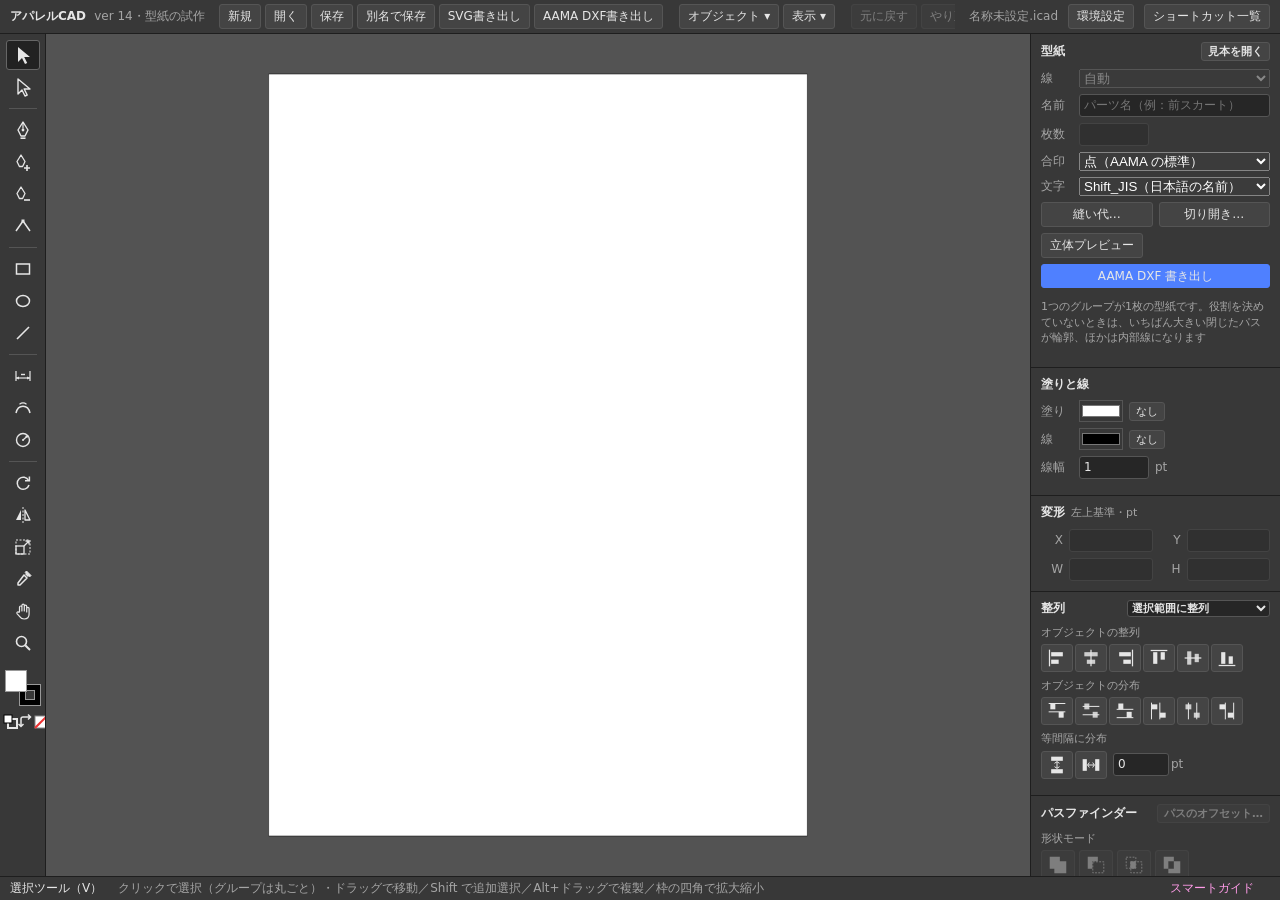
<file: index.html>
<!doctype html>
<html lang="ja">
<head>
<meta charset="utf-8">
<meta name="viewport" content="width=device-width, initial-scale=1">
<title>アパレルCAD</title>
<link rel="stylesheet" href="style.css?v=14">
</head>
<body>
<header id="topbar">
  <div class="brand">アパレルCAD <span class="ver">ver 14・型紙の試作</span></div>
  <div class="menu">
    <button data-cmd="new">新規</button>
    <button data-cmd="open" title="Ctrl+O">開く</button>
    <button data-cmd="save" title="Ctrl+S">保存</button>
    <button data-cmd="saveAs" title="Ctrl+Shift+S">別名で保存</button>
    <button data-cmd="exportSvg" title="Ctrl+Alt+E　イラレで開ける SVG にする">SVG書き出し</button>
    <button data-cmd="exportAama" title="型紙を AAMA DXF（mm）にする。CREACOMPO II などの型紙CADで開ける形式">AAMA DXF書き出し</button>
    <span class="sep"></span>
    <div class="mwrap"><button data-menu="object">オブジェクト ▾</button><div class="dropdown" id="menu-object" hidden></div></div>
    <div class="mwrap"><button data-menu="view">表示 ▾</button><div class="dropdown" id="menu-view" hidden></div></div>
    <span class="sep"></span>
    <button data-cmd="undo" id="btnUndo" title="Ctrl+Z">元に戻す</button>
    <button data-cmd="redo" id="btnRedo" title="Ctrl+Shift+Z">やり直し</button>
    <button data-cmd="outline" id="btnOutline" title="Ctrl+Y">アウトライン</button>
    <span id="zoomLabel">100%</span>
  </div>
  <div class="right">
    <span id="fileName"></span>
    <button data-cmd="prefs" title="Ctrl+K">環境設定</button>
    <button data-cmd="help" title="F1">ショートカット一覧</button>
  </div>
</header>

<nav id="toolbar">
  <button data-tool="select" title="選択ツール (V)　ダブルクリックで「移動」"><svg viewBox="0 0 20 20"><path d="M5 2v15l4-4 3 6 2.2-1-3-6H17z" fill="currentColor"/></svg></button>
  <button data-tool="direct" title="ダイレクト選択ツール (A)"><svg viewBox="0 0 20 20"><path d="M5 2v15l4-4 3 6 2.2-1-3-6H17z" fill="none" stroke="currentColor" stroke-width="1.4" stroke-linejoin="round"/></svg></button>
  <div class="tsep"></div>
  <button data-tool="pen" title="ペンツール (P)"><svg viewBox="0 0 20 20"><path d="M10 2l5 8-3 6H8l-3-6z" fill="none" stroke="currentColor" stroke-width="1.4" stroke-linejoin="round"/><path d="M10 2v6.6" stroke="currentColor" stroke-width="1.2"/><circle cx="10" cy="10" r="1.4" fill="currentColor"/><path d="M7.5 18.2h5" stroke="currentColor" stroke-width="1.6"/></svg></button>
  <button data-tool="addAnchor" title="アンカーポイントの追加ツール (+)"><svg viewBox="0 0 20 20"><path d="M8 3l4 6.5-2.4 5H6.4L4 9.5z" fill="none" stroke="currentColor" stroke-width="1.3" stroke-linejoin="round"/><path d="M14 13v6M11 16h6" stroke="currentColor" stroke-width="1.6"/></svg></button>
  <button data-tool="deleteAnchor" title="アンカーポイントの削除ツール (-)"><svg viewBox="0 0 20 20"><path d="M8 3l4 6.5-2.4 5H6.4L4 9.5z" fill="none" stroke="currentColor" stroke-width="1.3" stroke-linejoin="round"/><path d="M11 16h6" stroke="currentColor" stroke-width="1.6"/></svg></button>
  <button data-tool="convert" title="アンカーポイントツール (Shift+C)"><svg viewBox="0 0 20 20"><path d="M3 15L10 5l7 10" fill="none" stroke="currentColor" stroke-width="1.5" stroke-linejoin="round"/><rect x="8.5" y="3.5" width="3" height="3" fill="currentColor"/></svg></button>
  <div class="tsep"></div>
  <button data-tool="rect" title="長方形ツール (M)"><svg viewBox="0 0 20 20"><rect x="3.5" y="5" width="13" height="10" fill="none" stroke="currentColor" stroke-width="1.5"/></svg></button>
  <button data-tool="ellipse" title="楕円形ツール (L)"><svg viewBox="0 0 20 20"><ellipse cx="10" cy="10" rx="6.5" ry="5.5" fill="none" stroke="currentColor" stroke-width="1.5"/></svg></button>
  <button data-tool="line" title="直線ツール (\)"><svg viewBox="0 0 20 20"><path d="M4 16L16 4" stroke="currentColor" stroke-width="1.6"/></svg></button>
  <div class="tsep"></div>
  <button data-tool="dim" title="寸法ツール　アンカーを 2 つクリック、もう 1 回で寸法線の位置"><svg viewBox="0 0 20 20"><path d="M3 5v10M17 5v10" stroke="currentColor" stroke-width="1.2"/><path d="M3 12h14" stroke="currentColor" stroke-width="1.2"/><path d="M3 12l3-1.6v3.2zM17 12l-3-1.6v3.2z" fill="currentColor"/><path d="M8 8.5h4" stroke="currentColor" stroke-width="1.4"/></svg></button>
  <button data-tool="dimLen" title="曲線の長さツール　線をクリックで全体、アンカー 2 つでその間"><svg viewBox="0 0 20 20"><path d="M3 15C5 6 15 6 17 15" fill="none" stroke="currentColor" stroke-width="1.5"/><path d="M6.5 6.2q3.5-2.6 7 0" fill="none" stroke="currentColor" stroke-width="1.2"/></svg></button>
  <button data-tool="dimRad" title="半径・直径ツール　円・円弧の線をクリック"><svg viewBox="0 0 20 20"><circle cx="10" cy="10" r="6.5" fill="none" stroke="currentColor" stroke-width="1.4"/><path d="M10 10L15 5.5" stroke="currentColor" stroke-width="1.2"/><path d="M15.4 5.1l-3.4.9 2.2 2.3z" fill="currentColor"/><circle cx="10" cy="10" r="1" fill="currentColor"/></svg></button>
  <div class="tsep"></div>
  <button data-tool="rotate" title="回転ツール (R)　Alt+クリック・ダブルクリックで数値入力"><svg viewBox="0 0 20 20"><path d="M15.6 7.5A6 6 0 1 0 16 12" fill="none" stroke="currentColor" stroke-width="1.5"/><path d="M16.4 3.4v4.4H12" fill="none" stroke="currentColor" stroke-width="1.5"/></svg></button>
  <button data-tool="reflect" title="リフレクトツール（折り返し）(O)　Alt+クリック・ダブルクリックで数値入力"><svg viewBox="0 0 20 20"><path d="M10 2v16" stroke="currentColor" stroke-width="1" stroke-dasharray="2 1.5"/><path d="M8 5L3 15h5z" fill="currentColor"/><path d="M12 5l5 10h-5z" fill="none" stroke="currentColor" stroke-width="1.3" stroke-linejoin="round"/></svg></button>
  <button data-tool="scale" title="拡大・縮小ツール (S)　Alt+クリック・ダブルクリックで数値入力"><svg viewBox="0 0 20 20"><rect x="3" y="9" width="8" height="8" fill="none" stroke="currentColor" stroke-width="1.3"/><rect x="3" y="3" width="14" height="14" fill="none" stroke="currentColor" stroke-width="1" stroke-dasharray="2 1.5"/><path d="M11 9l5-5M12.5 4H16v3.5" fill="none" stroke="currentColor" stroke-width="1.3"/></svg></button>
  <button data-tool="eyedropper" title="スポイトツール (I)"><svg viewBox="0 0 20 20"><path d="M12.5 4.5l3 3M11 6l3 3-7 7H5v-2z" fill="none" stroke="currentColor" stroke-width="1.5" stroke-linejoin="round"/><path d="M12 3.5l1.5-1.5 4.5 4.5-1.5 1.5" fill="currentColor" stroke="currentColor" stroke-width="1"/></svg></button>
  <button data-tool="hand" title="手のひらツール (H)"><svg viewBox="0 0 20 20"><path d="M6.5 11V6.2a1.2 1.2 0 0 1 2.4 0V10V4.4a1.2 1.2 0 0 1 2.4 0V10V5.4a1.2 1.2 0 0 1 2.4 0V11V7.6a1.2 1.2 0 0 1 2.4 0V13c0 3-2 5-5 5-2.3 0-3.6-1-4.6-2.6L4 12.6a1.2 1.2 0 0 1 2-1.3z" fill="none" stroke="currentColor" stroke-width="1.2" stroke-linejoin="round"/></svg></button>
  <button data-tool="zoom" title="ズームツール (Z)"><svg viewBox="0 0 20 20"><circle cx="8.5" cy="8.5" r="5" fill="none" stroke="currentColor" stroke-width="1.6"/><path d="M12.2 12.2L17 17" stroke="currentColor" stroke-width="2"/></svg></button>

  <div id="colorWell" title="塗りと線（X で切り替え）">
    <div id="swStroke" class="swatch stroke" title="線（クリックで選ぶ／もう一度で色を選ぶ）"></div>
    <div id="swFill" class="swatch fill" title="塗り（クリックで選ぶ／もう一度で色を選ぶ）"></div>
  </div>
  <div class="wellBtns">
    <button id="btnDefault" title="初期設定の塗りと線 (D)"><svg viewBox="0 0 20 20"><rect x="7" y="7" width="9" height="9" fill="none" stroke="currentColor" stroke-width="2"/><rect x="3" y="3" width="8" height="8" fill="#fff" stroke="#000"/></svg></button>
    <button id="btnSwap" title="塗りと線を入れ替え (Shift+X)"><svg viewBox="0 0 20 20"><path d="M5 14V7a2 2 0 0 1 2-2h7M12 2.5L14.5 5 12 7.5M2.5 12L5 14.5 7.5 12" fill="none" stroke="currentColor" stroke-width="1.5"/></svg></button>
    <button id="btnNone" title="なし (/)"><svg viewBox="0 0 20 20"><rect x="4" y="4" width="12" height="12" fill="#fff" stroke="#888"/><path d="M4 16L16 4" stroke="#e33" stroke-width="2"/></svg></button>
  </div>
</nav>

<main id="stageWrap">
  <svg id="stage" xmlns="http://www.w3.org/2000/svg">
    <g id="world">
      <rect id="board" x="0" y="0" fill="#fff"/>
      <g id="grid"></g>
      <rect id="boardEdge" x="0" y="0" fill="none" stroke="#000" stroke-opacity="0.5" stroke-width="1" vector-effect="non-scaling-stroke" pointer-events="none"/>
      <g id="art"></g>
    </g>
    <g id="overlay" pointer-events="none"></g>
  </svg>
  <canvas id="rulerTop" class="ruler"></canvas>
  <canvas id="rulerLeft" class="ruler"></canvas>
  <div id="rulerCorner" class="ruler"></div>
</main>

<aside id="panels">
  <section>
    <h2>型紙 <button id="btnPatSample" class="small" title="タイトスカートの前・後ろの見本を開く">見本を開く</button></h2>
    <div class="row"><label>線</label><select id="patRole" title="選んでいるパスの役割（AAMA DXF の画層になる）"></select></div>
    <div class="row"><label>名前</label><input type="text" id="patName" placeholder="パーツ名（例：前スカート）" title="選んでいる型紙（グループ）の名前"></div>
    <div class="row"><label>枚数</label><input type="number" id="patQty" min="1" step="1" title="裁断する枚数"></div>
    <div class="row"><label>合印</label><select id="patNotchMode" title="ノッチの書き出し方"><option value="point">点（AAMA の標準）</option><option value="line">線（切り込みの向きつき）</option></select></div>
    <div class="row"><label>文字</label><select id="patEncoding" title="パーツ名などの文字コード"><option value="sjis">Shift_JIS（日本語の名前）</option><option value="utf8">UTF-8</option></select></div>
    <div class="row"><button id="btnSeam" title="選んだ縫い線の外側に、縫い代の幅で輪郭（裁断線）を作る">縫い代…</button><button id="btnSpread" title="選んだ型紙を、切り開き線のところで開いて広げる（例：タイトスカート → フレアスカート）">切り開き…</button></div>
    <div class="row"><button id="btnPreview3d" title="素体にスカートを着せた形を立体で見る（だいたいの形）">立体プレビュー</button></div>
    <div class="row"><button id="btnAama" class="primary" title="型紙を AAMA DXF（mm）にする">AAMA DXF 書き出し</button></div>
    <p class="note">1つのグループが1枚の型紙です。役割を決めていないときは、いちばん大きい閉じたパスが輪郭、ほかは内部線になります</p>
  </section>
  <section>
    <h2>塗りと線</h2>
    <div class="row"><label>塗り</label><input type="color" id="inFill"><button id="fillNone" class="small">なし</button></div>
    <div class="row"><label>線</label><input type="color" id="inStroke"><button id="strokeNone" class="small">なし</button></div>
    <div class="row"><label>線幅</label><input type="number" id="inSw" min="0" step="0.25"><span class="unit">pt</span></div>
  </section>
  <section>
    <h2>変形 <span class="note">左上基準・pt</span></h2>
    <div class="grid2">
      <label>X</label><input type="number" id="inX" step="any">
      <label>Y</label><input type="number" id="inY" step="any">
      <label>W</label><input type="number" id="inW" step="any">
      <label>H</label><input type="number" id="inH" step="any">
    </div>
  </section>
  <section>
    <h2>整列
      <select id="alignTo" title="整列の基準">
        <option value="selection">選択範囲に整列</option>
        <option value="key">キーオブジェクトに整列</option>
        <option value="artboard">アートボードに整列</option>
      </select>
    </h2>
    <div class="pfLabel">オブジェクトの整列</div>
    <div class="pfRow al">
      <button data-align="left" title="水平方向左に整列"><svg viewBox="0 0 24 24"><path d="M3 2v20" stroke="currentColor" stroke-width="1.5"/><rect x="5" y="5" width="14" height="5" fill="currentColor"/><rect x="5" y="14" width="9" height="5" fill="currentColor"/></svg></button>
      <button data-align="hcenter" title="水平方向中央に整列"><svg viewBox="0 0 24 24"><path d="M12 2v20" stroke="currentColor" stroke-width="1.5"/><rect x="4" y="5" width="16" height="5" fill="currentColor" opacity=".85"/><rect x="7" y="14" width="10" height="5" fill="currentColor" opacity=".85"/></svg></button>
      <button data-align="right" title="水平方向右に整列"><svg viewBox="0 0 24 24"><path d="M21 2v20" stroke="currentColor" stroke-width="1.5"/><rect x="5" y="5" width="14" height="5" fill="currentColor"/><rect x="10" y="14" width="9" height="5" fill="currentColor"/></svg></button>
      <button data-align="top" title="垂直方向上に整列"><svg viewBox="0 0 24 24"><path d="M2 3h20" stroke="currentColor" stroke-width="1.5"/><rect x="5" y="5" width="5" height="14" fill="currentColor"/><rect x="14" y="5" width="5" height="9" fill="currentColor"/></svg></button>
      <button data-align="vcenter" title="垂直方向中央に整列"><svg viewBox="0 0 24 24"><path d="M2 12h20" stroke="currentColor" stroke-width="1.5"/><rect x="5" y="4" width="5" height="16" fill="currentColor" opacity=".85"/><rect x="14" y="7" width="5" height="10" fill="currentColor" opacity=".85"/></svg></button>
      <button data-align="bottom" title="垂直方向下に整列"><svg viewBox="0 0 24 24"><path d="M2 21h20" stroke="currentColor" stroke-width="1.5"/><rect x="5" y="5" width="5" height="14" fill="currentColor"/><rect x="14" y="10" width="5" height="9" fill="currentColor"/></svg></button>
    </div>
    <div class="pfLabel">オブジェクトの分布</div>
    <div class="pfRow al">
      <button data-dist="top" title="垂直方向上に分布"><svg viewBox="0 0 24 24"><path d="M2 3h20M2 13h20" stroke="currentColor" stroke-width="1.2"/><rect x="4" y="3" width="6" height="7" fill="currentColor"/><rect x="14" y="13" width="6" height="7" fill="currentColor"/></svg></button>
      <button data-dist="vcenter" title="垂直方向中央に分布"><svg viewBox="0 0 24 24"><path d="M2 6.5h20M2 16.5h20" stroke="currentColor" stroke-width="1.2"/><rect x="4" y="3" width="6" height="7" fill="currentColor" opacity=".85"/><rect x="14" y="13" width="6" height="7" fill="currentColor" opacity=".85"/></svg></button>
      <button data-dist="bottom" title="垂直方向下に分布"><svg viewBox="0 0 24 24"><path d="M2 10h20M2 20h20" stroke="currentColor" stroke-width="1.2"/><rect x="4" y="3" width="6" height="7" fill="currentColor"/><rect x="14" y="13" width="6" height="7" fill="currentColor"/></svg></button>
      <button data-dist="left" title="水平方向左に分布"><svg viewBox="0 0 24 24"><path d="M3 2v20M13 2v20" stroke="currentColor" stroke-width="1.2"/><rect x="3" y="4" width="7" height="6" fill="currentColor"/><rect x="13" y="14" width="7" height="6" fill="currentColor"/></svg></button>
      <button data-dist="hcenter" title="水平方向中央に分布"><svg viewBox="0 0 24 24"><path d="M6.5 2v20M16.5 2v20" stroke="currentColor" stroke-width="1.2"/><rect x="3" y="4" width="7" height="6" fill="currentColor" opacity=".85"/><rect x="13" y="14" width="7" height="6" fill="currentColor" opacity=".85"/></svg></button>
      <button data-dist="right" title="水平方向右に分布"><svg viewBox="0 0 24 24"><path d="M10 2v20M20 2v20" stroke="currentColor" stroke-width="1.2"/><rect x="3" y="4" width="7" height="6" fill="currentColor"/><rect x="13" y="14" width="7" height="6" fill="currentColor"/></svg></button>
    </div>
    <div class="pfLabel">等間隔に分布</div>
    <div class="pfRow al">
      <button data-space="v" title="垂直方向等間隔に分布"><svg viewBox="0 0 24 24"><rect x="5" y="2" width="14" height="5" fill="currentColor"/><rect x="5" y="17" width="14" height="5" fill="currentColor"/><path d="M12 8v8M9 10l3-2 3 2M9 14l3 2 3-2" fill="none" stroke="currentColor" stroke-width="1.2"/></svg></button>
      <button data-space="h" title="水平方向等間隔に分布"><svg viewBox="0 0 24 24"><rect x="2" y="5" width="5" height="14" fill="currentColor"/><rect x="17" y="5" width="5" height="14" fill="currentColor"/><path d="M8 12h8M10 9l-2 3 2 3M14 9l2 3-2 3" fill="none" stroke="currentColor" stroke-width="1.2"/></svg></button>
      <input type="number" id="inGap" value="0" step="any" title="間隔（キーオブジェクトに整列のとき使います）"><span class="unit">pt</span>
    </div>
  </section>
  <section>
    <h2>パスファインダー <button id="btnOffset" class="small" title="オブジェクト → パス → パスのオフセット">パスのオフセット…</button></h2>
    <div class="pfLabel">形状モード</div>
    <div class="pfRow">
      <button data-pf="unite" title="合体"><svg viewBox="0 0 24 24"><path d="M3 3h11v5h7v13H8v-5H3z" fill="currentColor"/></svg></button>
      <button data-pf="minusFront" title="前面オブジェクトで型抜き"><svg viewBox="0 0 24 24"><path d="M3 3h11v5H8v8H3z" fill="currentColor"/><rect x="8.5" y="8.5" width="12" height="12" fill="none" stroke="currentColor" stroke-dasharray="2 1.5"/></svg></button>
      <button data-pf="intersect" title="交差"><svg viewBox="0 0 24 24"><rect x="3.5" y="3.5" width="10.5" height="12" fill="none" stroke="currentColor" stroke-dasharray="2 1.5"/><rect x="8.5" y="8.5" width="12" height="12" fill="none" stroke="currentColor" stroke-dasharray="2 1.5"/><rect x="8" y="8" width="6" height="8" fill="currentColor"/></svg></button>
      <button data-pf="exclude" title="中マド"><svg viewBox="0 0 24 24"><path d="M3 3h11v5H8v8H3zM14 8h7v13H8v-5h6z" fill="currentColor"/></svg></button>
    </div>
    <div class="pfLabel">パスファインダー</div>
    <div class="pfRow">
      <button data-pf="divide" title="分割"><svg viewBox="0 0 24 24"><path d="M3 3h11v4.5H7.5V16H3z" fill="currentColor"/><path d="M8.5 8.5h5v7h-5z" fill="currentColor" opacity=".55"/><path d="M14.5 8h6.5v13H8v-4.5h6.5z" fill="currentColor"/></svg></button>
      <button data-pf="trim" title="刈り込み"><svg viewBox="0 0 24 24"><path d="M3 3h11v5H8v8H3z" fill="currentColor"/><rect x="8" y="8" width="13" height="13" fill="currentColor" opacity=".55"/></svg></button>
      <button data-pf="minusBack" title="背面オブジェクトで型抜き"><svg viewBox="0 0 24 24"><rect x="3.5" y="3.5" width="10.5" height="12" fill="none" stroke="currentColor" stroke-dasharray="2 1.5"/><path d="M14 8h7v13H8v-5h6z" fill="currentColor"/></svg></button>
    </div>
  </section>
  <section>
    <h2>アートボード <span class="note">pt</span></h2>
    <div class="grid2">
      <label>幅</label><input type="number" id="inBW" step="any" min="1">
      <label>高さ</label><input type="number" id="inBH" step="any" min="1">
    </div>
  </section>
  <section class="grow">
    <h2>レイヤー
      <span class="hbtns">
        <button id="layerAdd" title="新規レイヤー">＋</button>
        <button id="layerUp" title="上へ">▲</button>
        <button id="layerDown" title="下へ">▼</button>
        <button id="layerDel" title="レイヤーを削除">削除</button>
      </span>
    </h2>
    <ul id="layerList"></ul>
    <p class="note">名前はダブルクリックで変更</p>
  </section>
</aside>

<footer id="status">
  <span id="stTool"></span>
  <span id="stHint"></span>
  <span id="stFlags"></span>
  <span id="stPos"></span>
</footer>

<div id="help" class="modal" hidden>
  <div class="modalBox">
    <div class="modalHead"><h2>ショートカット一覧</h2><button id="helpClose">閉じる (Esc)</button></div>
    <div id="helpBody"></div>
  </div>
</div>
<div id="dialog" class="modal" hidden>
  <div class="modalBox dlg">
    <div class="modalHead"><h2 id="dlgTitle"></h2></div>
    <div id="dlgBody"></div>
    <div class="dlgFoot">
      <label class="chk"><input type="checkbox" id="dlgPreview"> プレビュー</label>
      <span class="sp"></span>
      <button id="dlgCopy">コピー</button>
      <button id="dlgCancel">キャンセル</button>
      <button id="dlgOK" class="primary">OK</button>
    </div>
  </div>
</div>
<div id="toast"></div>
<input type="file" id="fileInput" accept=".icad,.svg,image/svg+xml,application/json" hidden>

<div id="preview3d" class="p3" hidden>
  <div class="p3Head"><b>立体プレビュー（だいたいの形）</b><span id="p3Scope" class="p3Scope"></span><button id="p3Close" class="small" title="閉じる">×</button></div>
  <canvas id="p3Canvas" title="ドラッグで回す・ホイールで拡大"></canvas>
  <div class="p3Views"><button class="small" data-p3view="front">前</button><button class="small" data-p3view="diag">斜め</button><button class="small" data-p3view="side">横</button><button class="small" data-p3view="back">後ろ</button></div>
  <div class="p3Ctl">
    <label>ウエスト<input type="number" id="p3Waist" step="0.5" min="30"><span>cm</span></label>
    <label>ヒップ<input type="number" id="p3Hip" step="0.5" min="40"><span>cm</span></label>
    <label>腰丈<input type="number" id="p3HipLen" step="0.5" min="10"><span>cm</span></label>
    <button id="p3Fit" class="small" title="素体の寸法を、いまの型紙に合わせる（ゆとり ウエスト1cm・ヒップ4cm）">型紙に合わせる</button>
    <label title="余った布のうち、外へ広がる割合（大きいほど張りのある布）">張り<input type="range" id="p3Stiff" min="0" max="100"></label>
    <label title="フレアの波の数">ひだ<input type="range" id="p3Folds" min="4" max="16"></label>
    <label>色<input type="color" id="p3Color"></label>
  </div>
  <p id="p3Note" class="note"></p>
</div>
<!--
  読み込み順に意味があります（ビルドなし・file:// で動かすため、ふつうの script をこの順で読む）
  core   … データと計算（画面に依存しない）
  render … 画面への描画と当たり判定
  tools  … 各ツールの動き（tools.js は transform.js と shapes.js の後）
  ui     … マウス・キーボード・パネル・ダイアログ
  io     … ファイルとクリップボード
-->
<script src="js/vendor/paper-core.min.js?v=14"></script>
<script src="js/vendor/clipper.js?v=14"></script>
<script src="js/core/geom.js?v=14"></script>
<script src="js/core/config.js?v=14"></script>
<script src="js/core/state.js?v=14"></script>
<script src="js/core/document.js?v=14"></script>
<script src="js/core/selection.js?v=14"></script>
<script src="js/core/history.js?v=14"></script>
<script src="js/core/prefs.js?v=14"></script>
<script src="js/core/snap.js?v=14"></script>
<script src="js/core/pathfinder.js?v=14"></script>
<script src="js/core/offset.js?v=14"></script>
<script src="js/core/spread.js?v=14"></script>
<script src="js/core/drape.js?v=14"></script>
<script src="js/core/curvelen.js?v=14"></script>
<script src="js/core/dims.js?v=14"></script>
<script src="js/io/svgio.js?v=14"></script>
<script src="js/render/view.js?v=14"></script>
<script src="js/render/hittest.js?v=14"></script>
<script src="js/core/edit.js?v=14"></script>
<script src="js/tools/drag.js?v=14"></script>
<script src="js/tools/transform.js?v=14"></script>
<script src="js/tools/shapes.js?v=14"></script>
<script src="js/tools/tools.js?v=14"></script>
<script src="js/tools/dim.js?v=14"></script>
<script src="js/ui/dialogs.js?v=14"></script>
<script src="js/ui/mouse.js?v=14"></script>
<script src="js/ui/keyboard.js?v=14"></script>
<script src="js/io/clipboard.js?v=14"></script>
<script src="js/io/files.js?v=14"></script>
<script src="js/io/aama.js?v=14"></script>
<script src="js/io/pattern-sample.js?v=14"></script>
<script src="js/ui/panels.js?v=14"></script>
<script src="js/ui/pattern.js?v=14"></script>
<script src="js/ui/preview3d.js?v=14"></script>
<script src="js/ui/help.js?v=14"></script>
<script src="js/app.js?v=14"></script>
</body>
</html>
</file>
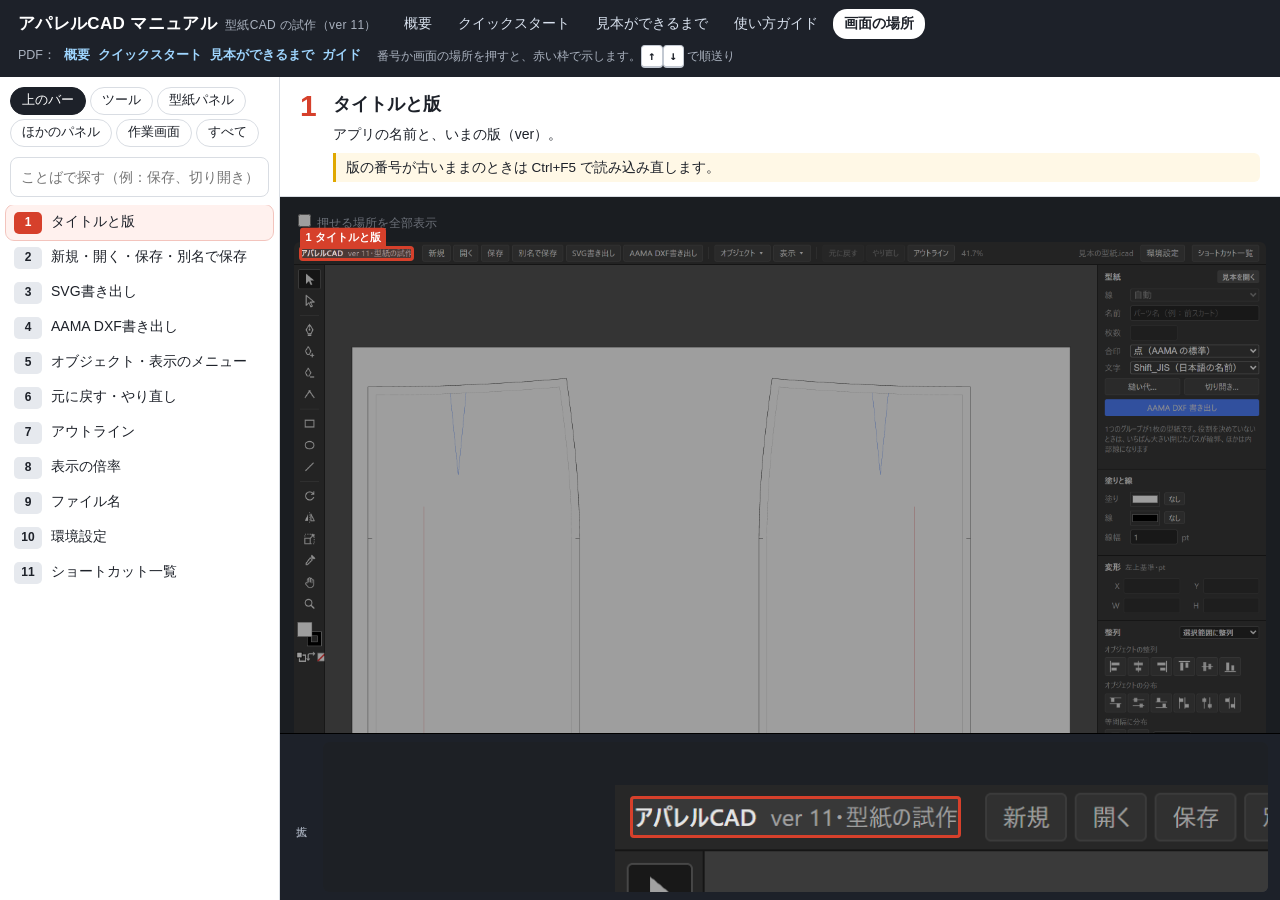
<file: manual/index.html>
<!doctype html>
<html lang="ja">
<head>
<meta charset="utf-8">
<meta name="viewport" content="width=device-width, initial-scale=1">
<title>画面の場所｜アパレルCAD マニュアル</title>
<link rel="stylesheet" href="style.css?v=13">
<style>
html, body { height: 100%; }
body { display: flex; flex-direction: column; overflow: hidden; }
.wrap { flex: 1; display: grid; grid-template-columns: 280px minmax(0, 1fr); min-height: 0; }
.side { background: var(--panel); border-right: 1px solid var(--line); display: flex; flex-direction: column; min-height: 0; }
.cats { display: flex; flex-wrap: wrap; gap: 4px; padding: 10px 10px 6px; }
.cats button { border: 1px solid var(--line); background: #fff; border-radius: 14px; padding: 2px 11px; font: inherit; font-size: 12.5px; cursor: pointer; color: var(--ink); }
.cats button.on { background: var(--ink); color: #fff; border-color: var(--ink); }
.side input { margin: 4px 10px 8px; padding: 7px 10px; border: 1px solid var(--line); border-radius: 8px; font: inherit; font-size: 14px; }
.list { list-style: none; margin: 0; padding: 0 6px 12px; overflow: auto; flex: 1; }
.list li { display: flex; gap: 9px; align-items: flex-start; padding: 6px 8px; border-radius: 8px; cursor: pointer; font-size: 14px; line-height: 1.45; }
.list li:hover { background: #f0f2f5; }
.list li.on { background: var(--acc-soft); outline: 1px solid #f3c4bd; }
.list li .n { flex: none; min-width: 28px; height: 22px; padding: 0 4px; border-radius: 5px; background: #e6e9ee; font-size: 12px; font-weight: 800; display: flex; align-items: center; justify-content: center; margin-top: 1px; }
.list li.on .n { background: var(--acc); color: #fff; }
.list li .c { display: block; font-size: 11px; color: var(--dim); }
.main { display: flex; flex-direction: column; min-height: 0; min-width: 0; }
.detail { background: var(--panel); border-bottom: 1px solid var(--line); padding: 12px 20px; display: grid; grid-template-columns: auto minmax(0, 1fr); gap: 2px 16px; flex: none; }
.detail .no { grid-row: span 4; font-size: 30px; font-weight: 800; color: var(--acc); line-height: 1; padding-top: 2px; }
.detail h2 { margin: 0; font-size: 18px; }
.detail p { margin: 0; font-size: 14px; }
.detail .how { color: var(--dim); }
.detail .nt { font-size: 13.5px; background: var(--note); border-left: 3px solid #e0a800; padding: 3px 10px; border-radius: 0 6px 6px 0; margin-top: 4px; }
.view { flex: 1; overflow: auto; background: #2a2e35; min-height: 0; padding: 14px; }
.stage { position: relative; margin: 0 auto; max-width: 1440px; }
.stage img { display: block; width: 100%; height: auto; border-radius: 6px; user-select: none; }
.hs { position: absolute; border: 2px solid rgba(255, 255, 255, .0); border-radius: 4px; cursor: pointer; }
.stage:hover .hs, .stage.all .hs { border-color: rgba(214, 64, 43, .45); }
.hs:hover { border-color: var(--acc) !important; background: rgba(214, 64, 43, .08); }
.hs i { display: none; position: absolute; left: -2px; top: -2px; transform: translateY(-100%); background: var(--acc); color: #fff; font-style: normal; font-size: 11px; font-weight: 800; padding: 0 5px; border-radius: 3px 3px 0 0; white-space: nowrap; }
.hs:hover i, .hs.on i { display: block; }
.hs.on { border: 3px solid var(--acc) !important; background: rgba(214, 64, 43, .12); box-shadow: 0 0 0 4000px rgba(0, 0, 0, .38); z-index: 2; }
.zoom { flex: none; background: #1d2129; padding: 8px 12px; display: flex; gap: 12px; align-items: center; border-top: 1px solid #000; }
.zoom .lab { color: #aab2bf; font-size: 11px; writing-mode: vertical-rl; flex: none; }
.zoom .box { flex: 1; height: 150px; border-radius: 6px; position: relative; overflow: hidden; background: #2a2e35; }
.zoom .box img { position: absolute; max-width: none; }
.zoom .box i { position: absolute; border: 3px solid var(--acc); border-radius: 4px; box-shadow: 0 0 0 4000px rgba(0, 0, 0, .3); }
.bar { display: flex; gap: 8px; align-items: center; color: #aab2bf; font-size: 12px; margin: 0 auto 8px; max-width: 1440px; }
.bar label { cursor: pointer; }
@media screen and (max-width: 900px) {
  body { overflow: auto; height: auto; }
  .wrap { grid-template-columns: 1fr; }
  .side { border-right: 0; border-bottom: 1px solid var(--line); max-height: 40vh; }
  .view { padding: 8px; }
  .zoom .box { height: 110px; }
}
</style>
</head>
<body>
<header class="top">
  <h1>アパレルCAD マニュアル<small>型紙CAD の試作（ver 11）</small></h1>
  <nav>
    <a href="concept.html">概要</a>
    <a href="quickstart.html">クイックスタート</a>
    <a href="tutorial.html">見本ができるまで</a>
    <a href="guide.html">使い方ガイド</a>
    <a href="index.html" class="on">画面の場所</a>
  </nav>
  <span class="grow"></span>
  <span class="pdfs">PDF：<a href="concept.pdf" target="_blank">概要</a><a href="quickstart.pdf" target="_blank">クイックスタート</a><a href="tutorial.pdf" target="_blank">見本ができるまで</a><a href="guide.pdf" target="_blank">ガイド</a></span>
  <span class="sub">番号か画面の場所を押すと、赤い枠で示します。<kbd>↑</kbd><kbd>↓</kbd> で順送り</span>
</header>
<div class="wrap">
  <aside class="side">
    <div class="cats" id="cats"></div>
    <input id="q" placeholder="ことばで探す（例：保存、切り開き）">
    <ol class="list" id="list"></ol>
  </aside>
  <main class="main">
    <div class="detail" id="detail"></div>
    <div class="view" id="view">
      <div class="bar"><label><input type="checkbox" id="all"> 押せる場所を全部表示</label></div>
      <div class="stage" id="stage"><img src="img/app.png" alt="アパレルCAD の画面（見本の型紙を開いたところ）"></div>
    </div>
    <div class="zoom"><span class="lab">拡大</span><div class="box" id="zoom"><img src="img/app.png" alt=""><i></i></div></div>
  </main>
</div>
<script src="shots.js?v=13"></script>
<script src="data.js?v=13"></script>
<script>
(function () {
  const $ = (id) => document.getElementById(id);
  const shot = SHOTS.app, W = shot.w, H = shot.h;
  const items = DATA.items.filter((f) => shot.r[f.r]);
  let cur = null, cat = DATA.cats[0].id;
  const esc = (s) => String(s == null ? '' : s).replace(/[&<>"]/g, (m) => ({ '&': '&amp;', '<': '&lt;', '>': '&gt;', '"': '&quot;' }[m]));
  const catName = (id) => (DATA.cats.find((c) => c.id === id) || {}).title || '';

  $('cats').innerHTML = DATA.cats.map((c) => `<button data-c="${c.id}">${esc(c.title)}</button>`).join('') + '<button data-c="*">すべて</button>';
  $('cats').onclick = (e) => { const b = e.target.closest('button'); if (!b) return; cat = b.dataset.c; $('q').value = ''; renderList(); const v = visible(); if (v.length && v.indexOf(cur) < 0) select(v[0]); };
  $('q').oninput = renderList;
  function visible() {
    const q = $('q').value.trim().toLowerCase();
    return items.filter((f) => q ? (f.name + ' ' + f.what + ' ' + (f.how || '') + ' ' + (f.note || '')).toLowerCase().includes(q) : (cat === '*' || f.cat === cat));
  }
  function renderList() {
    const q = $('q').value.trim();
    [...$('cats').children].forEach((b) => b.classList.toggle('on', b.dataset.c === cat && !q));
    $('list').innerHTML = visible().map((f) => `<li data-no="${f.no}" class="${f === cur ? 'on' : ''}"><span class="n">${f.no}</span><span>${esc(f.name)}${cat === '*' || q ? `<span class="c">${esc(catName(f.cat))}</span>` : ''}</span></li>`).join('') || '<li>見つかりません</li>';
  }
  $('list').onclick = (e) => { const li = e.target.closest('li[data-no]'); if (li) select(byNo(li.dataset.no)); };
  const byNo = (n) => items.find((f) => f.no === n);

  // 画面の上の押せる場所
  const pct = (v, d) => (v / d * 100) + '%';
  $('stage').insertAdjacentHTML('beforeend', items.map((f) => {
    const r = shot.r[f.r];
    return `<div class="hs" data-no="${f.no}" title="${f.no} ${esc(f.name)}" style="left:${pct(r[0] - 2, W)};top:${pct(r[1] - 2, H)};width:${pct(r[2] + 4, W)};height:${pct(r[3] + 4, H)}"><i>${f.no} ${esc(f.name)}</i></div>`;
  }).join(''));
  $('stage').onclick = (e) => { const h = e.target.closest('.hs'); if (h) select(byNo(h.dataset.no), false); };
  $('all').onchange = (e) => $('stage').classList.toggle('all', e.target.checked);

  function select(f, scroll = true) {
    if (!f) return;
    cur = f;
    if (cat !== '*' && f.cat !== cat && !$('q').value.trim()) cat = f.cat;
    renderList();
    const li = $('list').querySelector(`li[data-no="${f.no}"]`); if (li) li.scrollIntoView({ block: 'nearest' });
    $('detail').innerHTML = `<div class="no">${f.no}</div><h2>${esc(f.name)}</h2><p>${esc(f.what)}</p>${f.how ? `<p class="how">${esc(f.how)}</p>` : ''}${f.note ? `<p class="nt">${esc(f.note)}</p>` : ''}`;
    document.querySelectorAll('.hs').forEach((h) => h.classList.toggle('on', h.dataset.no === f.no));
    if (scroll) { const h = document.querySelector(`.hs[data-no="${f.no}"]`); if (h) h.scrollIntoView({ block: 'nearest', inline: 'nearest', behavior: 'smooth' }); }
    drawZoom(f);
  }
  // 下の拡大：選んだ場所のまわりを大きく
  function drawZoom(f) {
    const box = $('zoom'), img = box.querySelector('img'), mark = box.querySelector('i');
    const r = shot.r[f.r], bw = box.clientWidth, bh = box.clientHeight;
    const s = Math.min(3, bh / (r[3] + 60), bw / (r[2] + 80));
    const cx = r[0] + r[2] / 2, cy = r[1] + r[3] / 2;
    img.style.width = (W * s) + 'px';
    img.style.left = (bw / 2 - cx * s) + 'px'; img.style.top = (bh / 2 - cy * s) + 'px';
    Object.assign(mark.style, { left: (bw / 2 - r[2] * s / 2 - 4) + 'px', top: (bh / 2 - r[3] * s / 2 - 4) + 'px', width: (r[2] * s + 8) + 'px', height: (r[3] * s + 8) + 'px' });
  }
  window.addEventListener('resize', () => cur && drawZoom(cur));
  document.addEventListener('keydown', (e) => {
    if (e.target.tagName === 'INPUT' || !['ArrowDown', 'ArrowUp'].includes(e.key)) return;
    const v = visible(), i = v.indexOf(cur);
    const n = v[Math.max(0, Math.min(v.length - 1, i + (e.key === 'ArrowDown' ? 1 : -1)))];
    if (n) { e.preventDefault(); select(n); }
  });
  renderList();
  select(items.find((f) => f.cat === cat), false);
})();
</script>
</body>
</html>
</file>
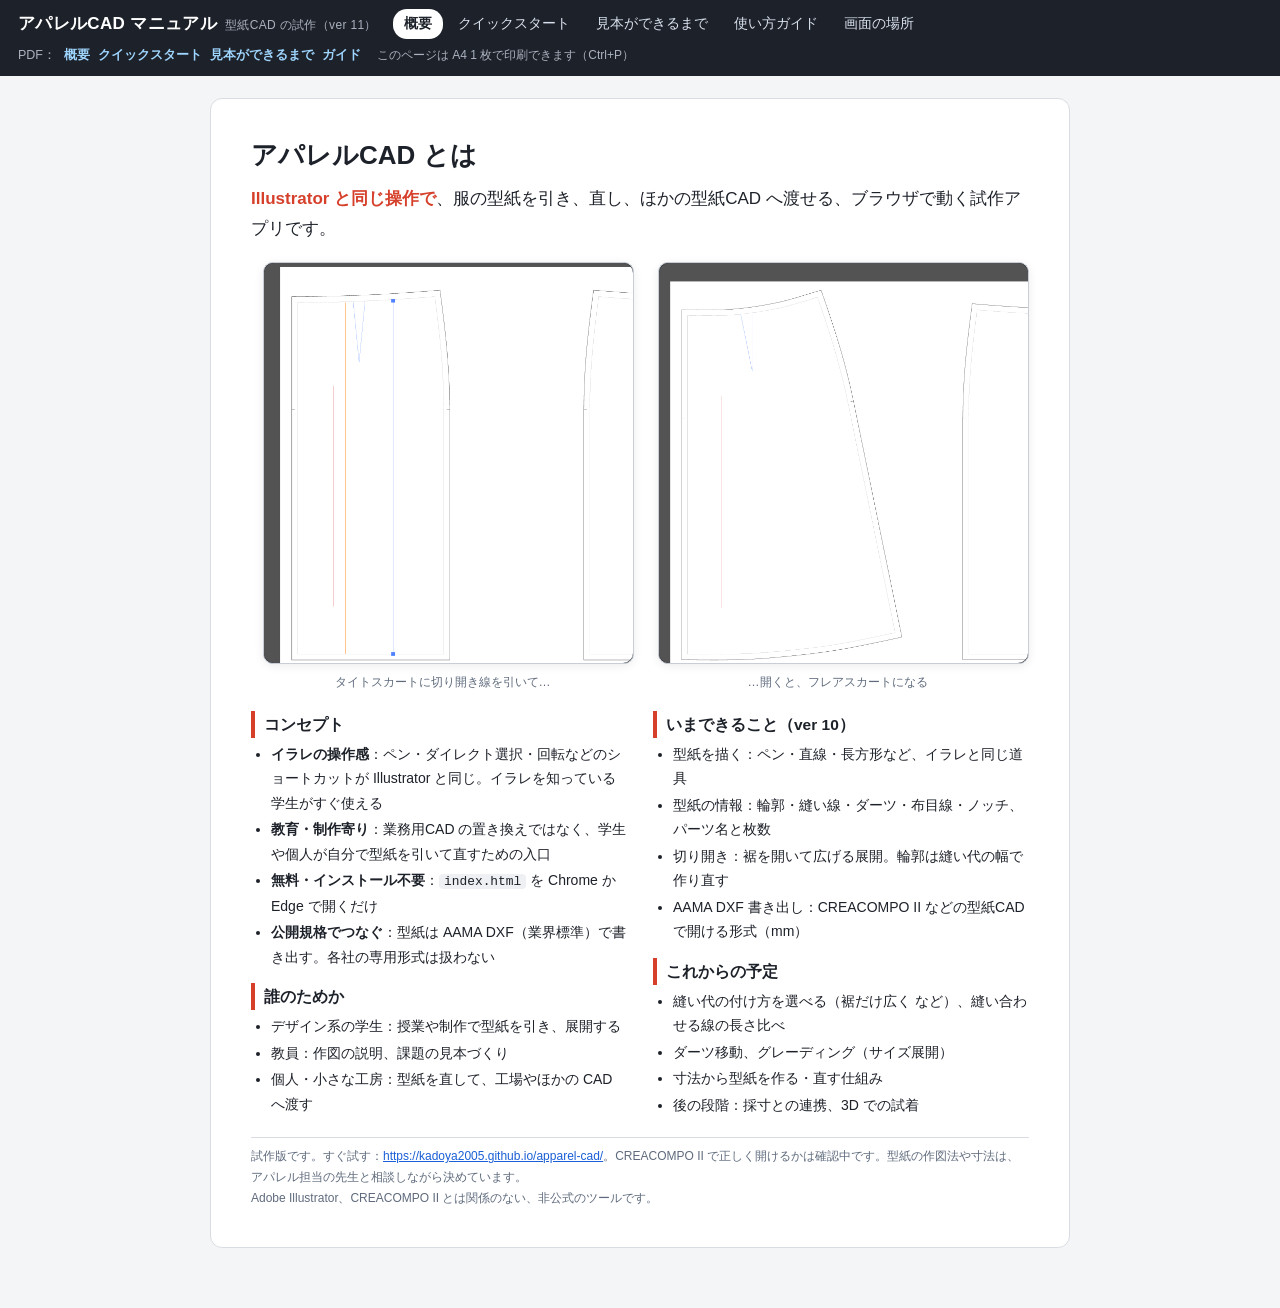
<file: manual/concept.html>
<!doctype html>
<html lang="ja">
<head>
<meta charset="utf-8">
<meta name="viewport" content="width=device-width, initial-scale=1">
<title>概要｜アパレルCAD マニュアル</title>
<link rel="stylesheet" href="style.css?v=13">
<style>
.a4 { max-width: 860px; margin: 22px auto 60px; background: #fff; border: 1px solid var(--line); border-radius: 12px; padding: 34px 40px; }
.a4 h2 { margin: 0; font-size: 26px; }
.a4 .catch { font-size: 17px; margin: 6px 0 18px; }
.a4 .catch b { color: var(--acc); }
.cols { display: grid; grid-template-columns: 1fr 1fr; gap: 6px 26px; }
.a4 h3 { font-size: 15.5px; margin: 14px 0 4px; padding-left: 9px; border-left: 4px solid var(--acc); }
.a4 ul { margin: 4px 0; padding-left: 20px; font-size: 14px; }
.a4 li { margin: 2px 0; }
.a4 p { font-size: 14px; margin: 4px 0; }
.a4 .foot { margin-top: 16px; font-size: 12px; color: var(--dim); border-top: 1px solid var(--line); padding-top: 8px; }
.shotrow { display: grid; grid-template-columns: 1fr 1fr; gap: 12px; margin: 10px 0 4px; }
.shotrow figure { margin: 0; }
.shotrow figcaption { font-size: 12px; text-align: center; }
@media screen and (max-width: 760px) { .a4 { margin: 10px; padding: 20px 16px; } .cols, .shotrow { grid-template-columns: 1fr; } }
@media print {
  @page { size: A4; margin: 12mm; }
  .a4 { border: 0; margin: 0; padding: 0; max-width: none; }
  .a4 h2 { font-size: 22px; } .a4 .catch { font-size: 15px; margin-bottom: 8px; }
  .a4 ul, .a4 p { font-size: 12px; } .a4 h3 { font-size: 13.5px; margin-top: 8px; }
  figure .shot { box-shadow: none; }
  .shotrow { width: 86%; margin: 6px auto 0; }
}
</style>
</head>
<body>
<header class="top">
  <h1>アパレルCAD マニュアル<small>型紙CAD の試作（ver 11）</small></h1>
  <nav>
    <a href="concept.html" class="on">概要</a>
    <a href="quickstart.html">クイックスタート</a>
    <a href="tutorial.html">見本ができるまで</a>
    <a href="guide.html">使い方ガイド</a>
    <a href="index.html">画面の場所</a>
  </nav>
  <span class="grow"></span>
  <span class="pdfs">PDF：<a href="concept.pdf" target="_blank">概要</a><a href="quickstart.pdf" target="_blank">クイックスタート</a><a href="tutorial.pdf" target="_blank">見本ができるまで</a><a href="guide.pdf" target="_blank">ガイド</a></span>
  <span class="sub">このページは A4 1 枚で印刷できます（Ctrl+P）</span>
</header>

<div class="a4">
  <h2>アパレルCAD とは</h2>
  <p class="catch"><b>Illustrator と同じ操作で</b>、服の型紙を引き、直し、ほかの型紙CAD へ渡せる、ブラウザで動く試作アプリです。</p>

  <div class="shotrow">
    <figure data-shot="slash" data-crop="410,40,720,780"><figcaption>タイトスカートに切り開き線を引いて…</figcaption></figure>
    <figure data-shot="flare" data-crop="360,40,720,780"><figcaption>…開くと、フレアスカートになる</figcaption></figure>
  </div>

  <div class="cols">
    <div>
      <h3>コンセプト</h3>
      <ul>
        <li><b>イラレの操作感</b>：ペン・ダイレクト選択・回転などのショートカットが Illustrator と同じ。イラレを知っている学生がすぐ使える</li>
        <li><b>教育・制作寄り</b>：業務用CAD の置き換えではなく、学生や個人が自分で型紙を引いて直すための入口</li>
        <li><b>無料・インストール不要</b>：<code>index.html</code> を Chrome か Edge で開くだけ</li>
        <li><b>公開規格でつなぐ</b>：型紙は AAMA DXF（業界標準）で書き出す。各社の専用形式は扱わない</li>
      </ul>
      <h3>誰のためか</h3>
      <ul>
        <li>デザイン系の学生：授業や制作で型紙を引き、展開する</li>
        <li>教員：作図の説明、課題の見本づくり</li>
        <li>個人・小さな工房：型紙を直して、工場やほかの CAD へ渡す</li>
      </ul>
    </div>
    <div>
      <h3>いまできること（ver 10）</h3>
      <ul>
        <li>型紙を描く：ペン・直線・長方形など、イラレと同じ道具</li>
        <li>型紙の情報：輪郭・縫い線・ダーツ・布目線・ノッチ、パーツ名と枚数</li>
        <li>切り開き：裾を開いて広げる展開。輪郭は縫い代の幅で作り直す</li>
        <li>AAMA DXF 書き出し：CREACOMPO II などの型紙CAD で開ける形式（mm）</li>
      </ul>
      <h3>これからの予定</h3>
      <ul>
        <li>縫い代の付け方を選べる（裾だけ広く など）、縫い合わせる線の長さ比べ</li>
        <li>ダーツ移動、グレーディング（サイズ展開）</li>
        <li>寸法から型紙を作る・直す仕組み</li>
        <li>後の段階：採寸との連携、3D での試着</li>
      </ul>
    </div>
  </div>

  <p class="foot">試作版です。すぐ試す：<a href="https://kadoya2005.github.io/apparel-cad/">https://kadoya2005.github.io/apparel-cad/</a>。CREACOMPO II で正しく開けるかは確認中です。型紙の作図法や寸法は、アパレル担当の先生と相談しながら決めています。<br>Adobe Illustrator、CREACOMPO II とは関係のない、非公式のツールです。</p>
</div>
<script src="shots.js?v=13"></script>
<script src="fig.js?v=13"></script>
</body>
</html>
</file>
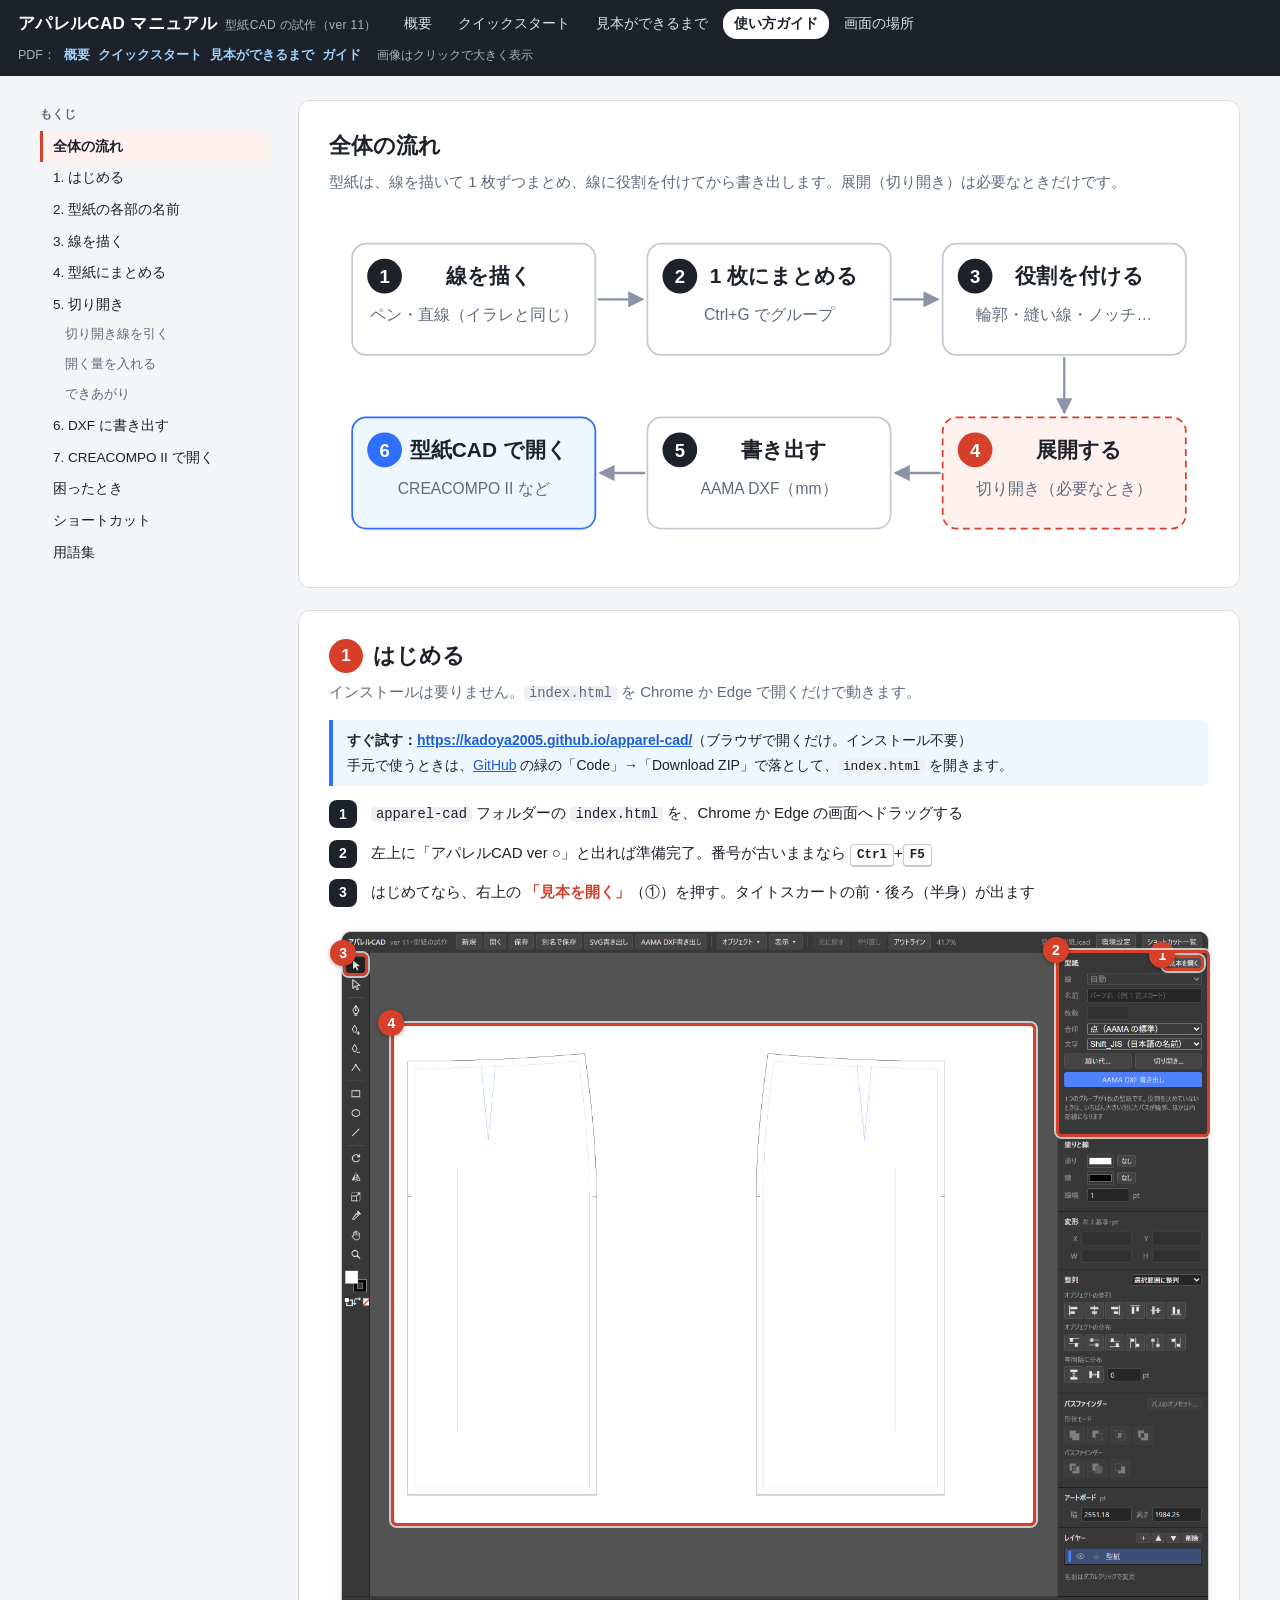
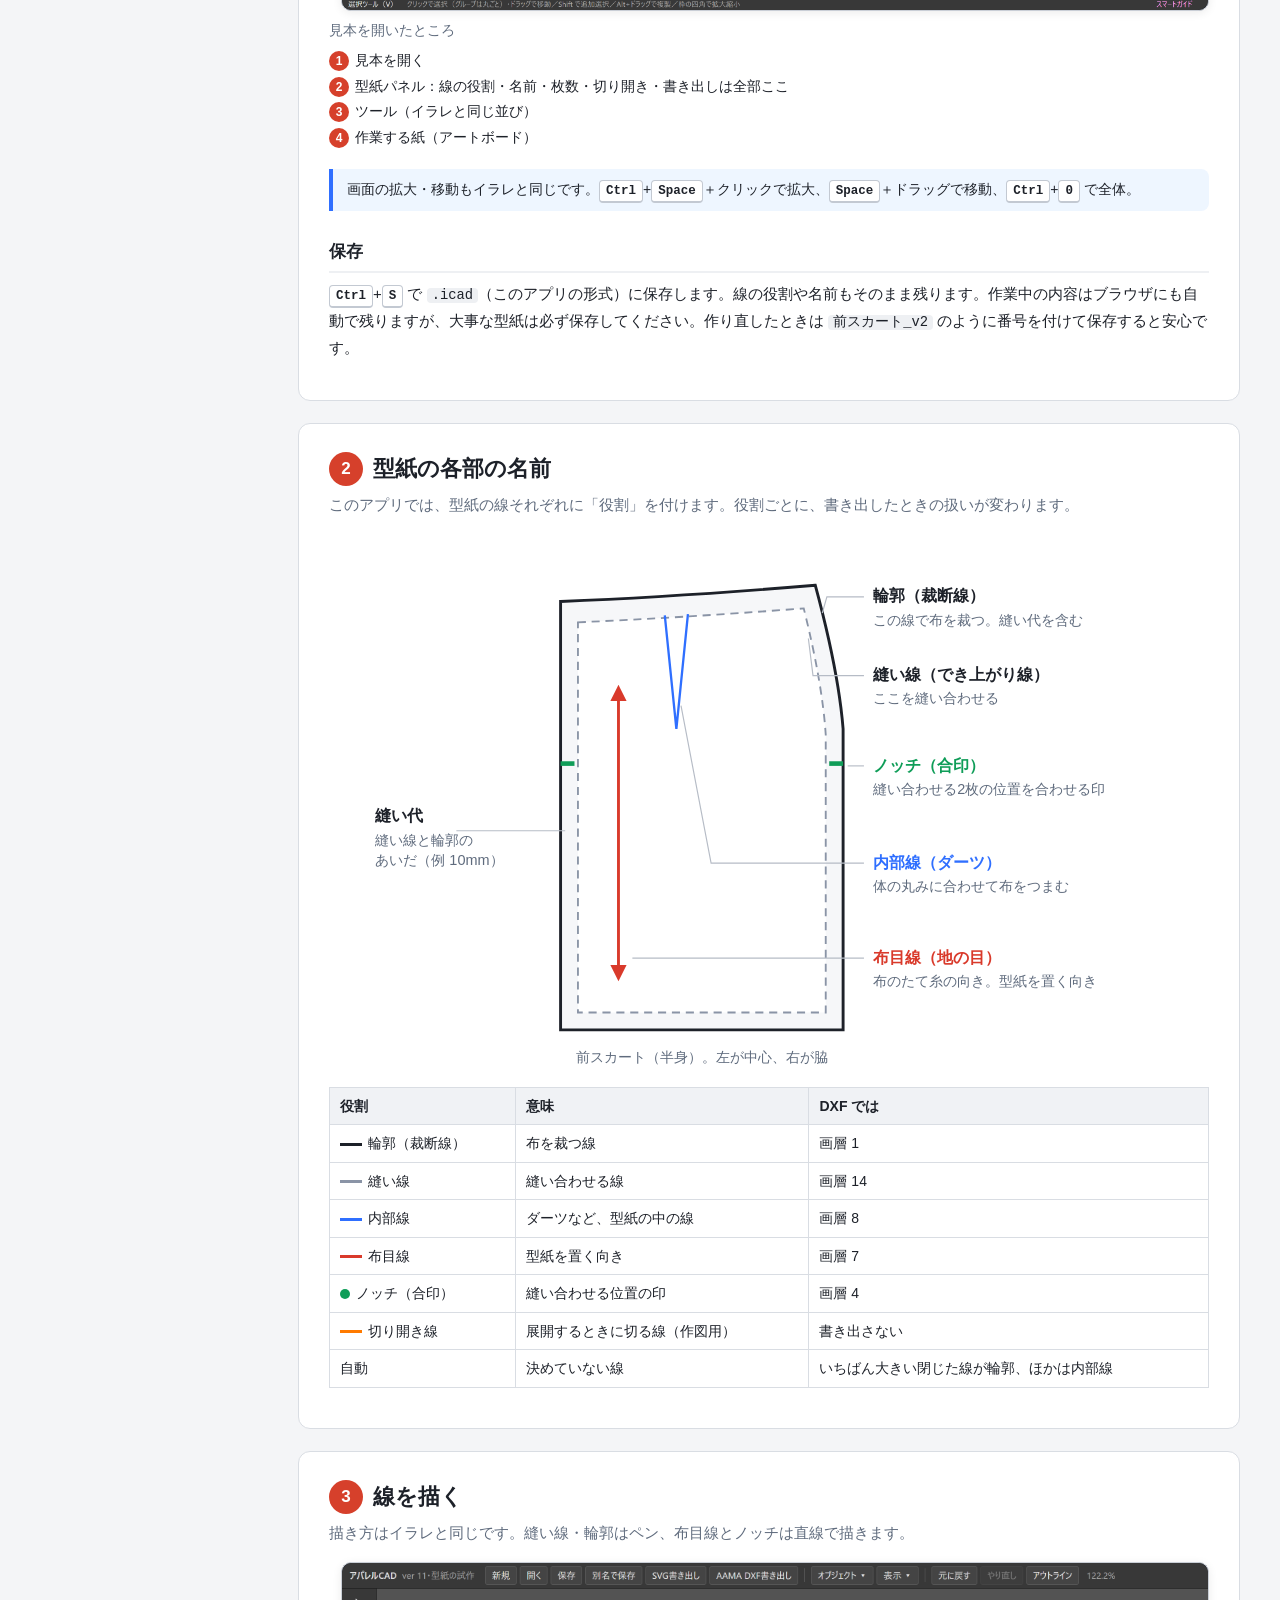
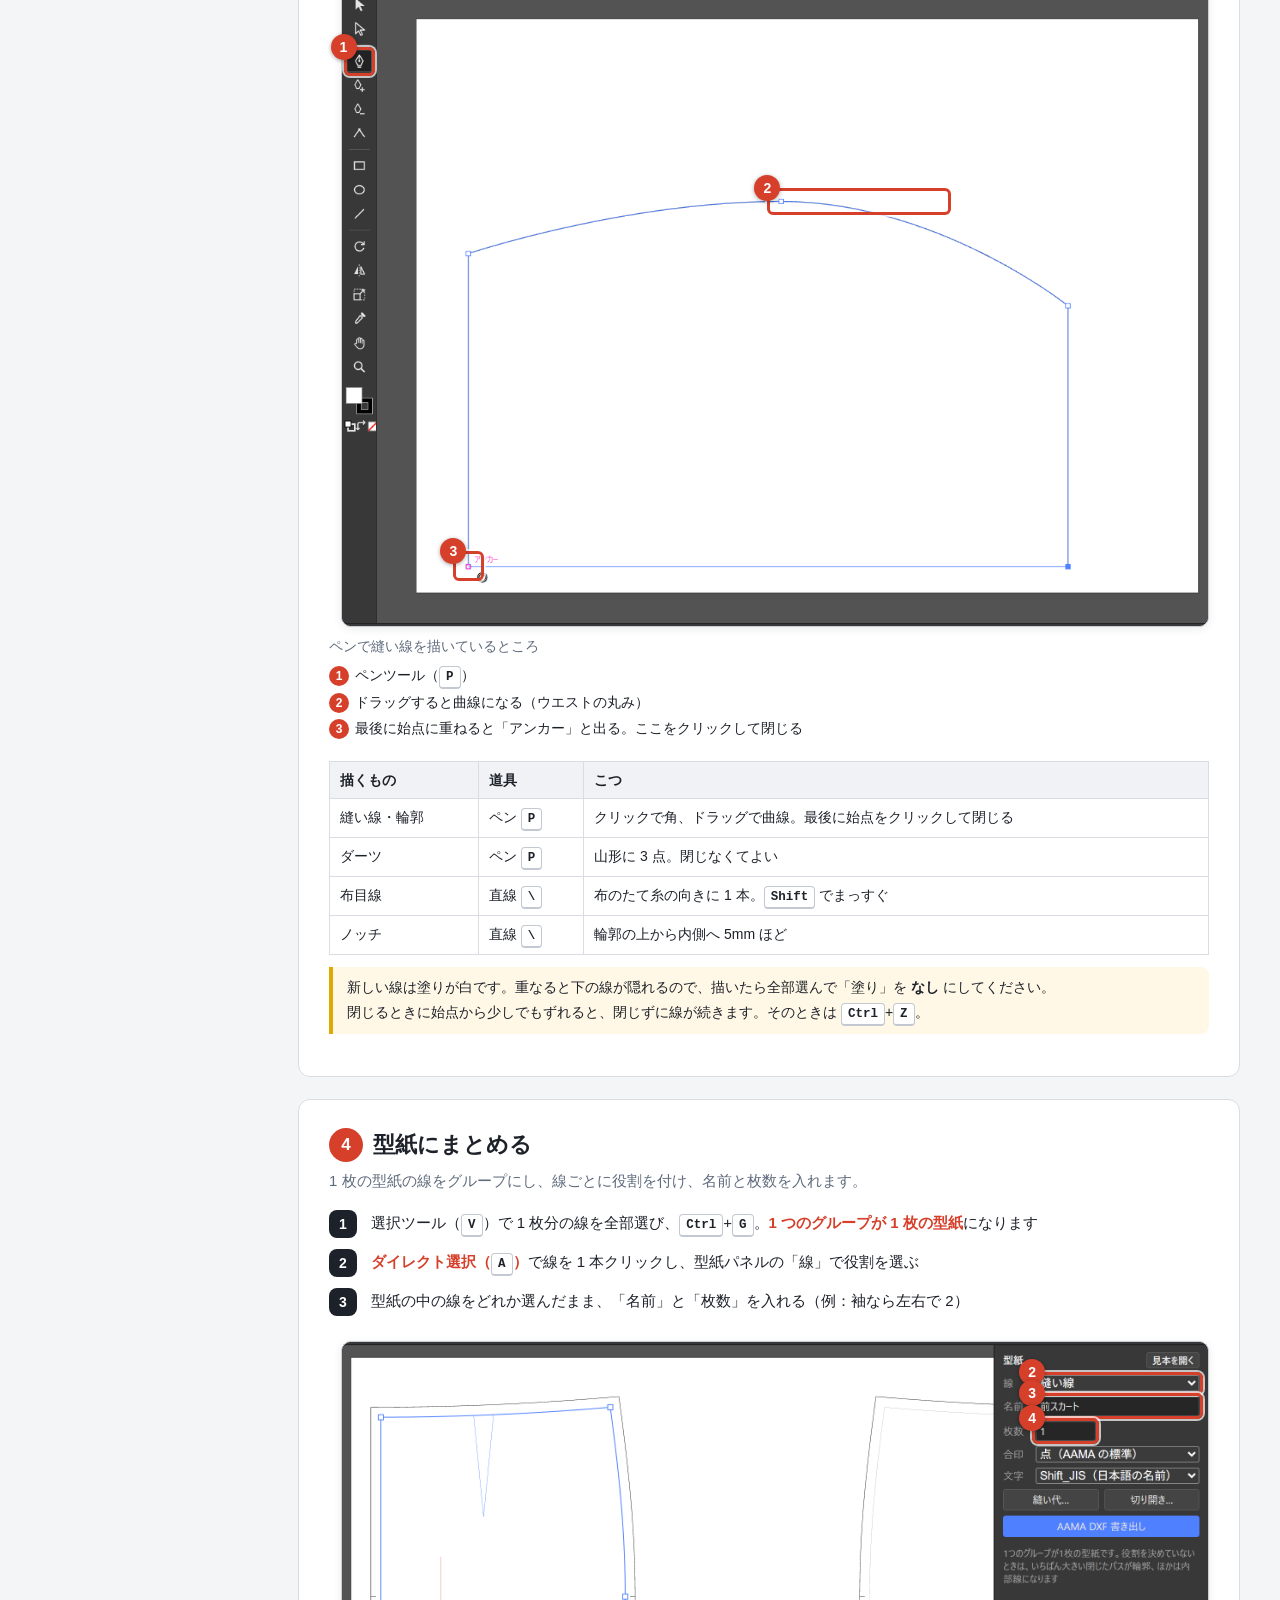
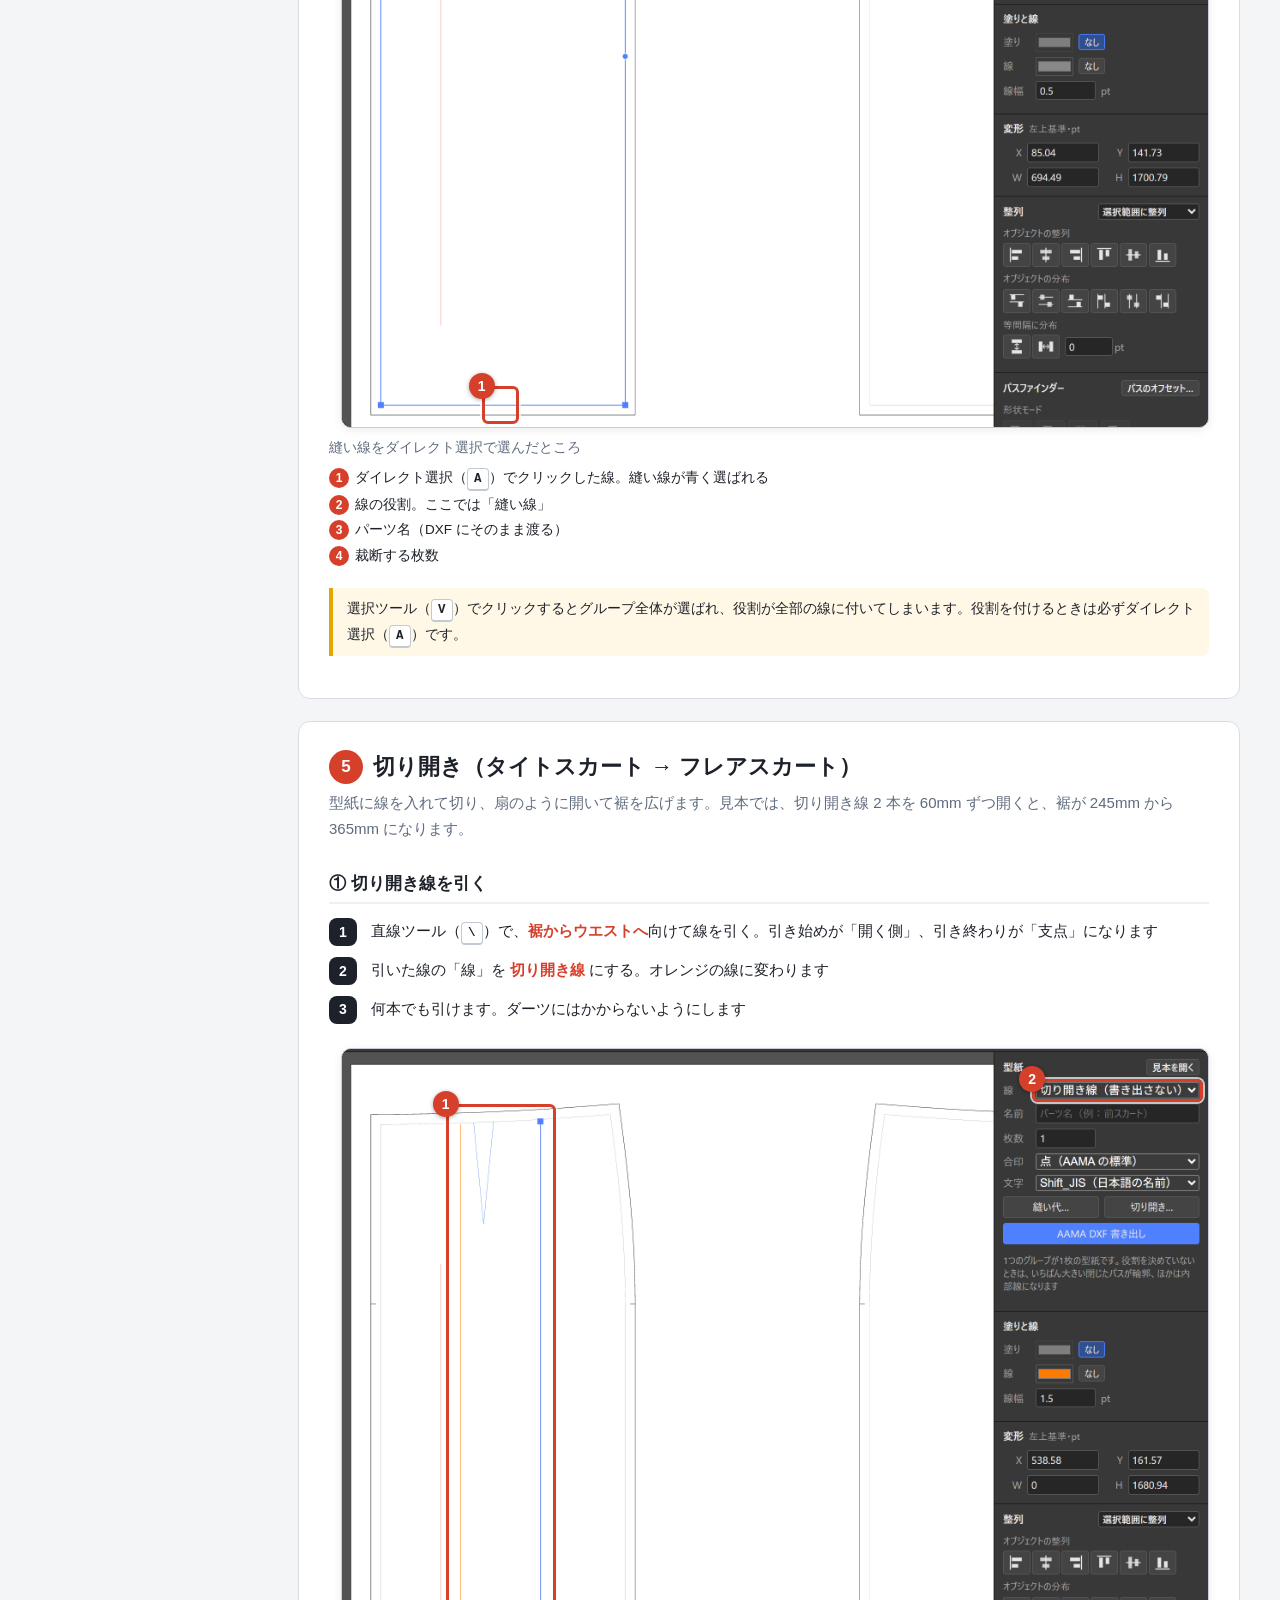
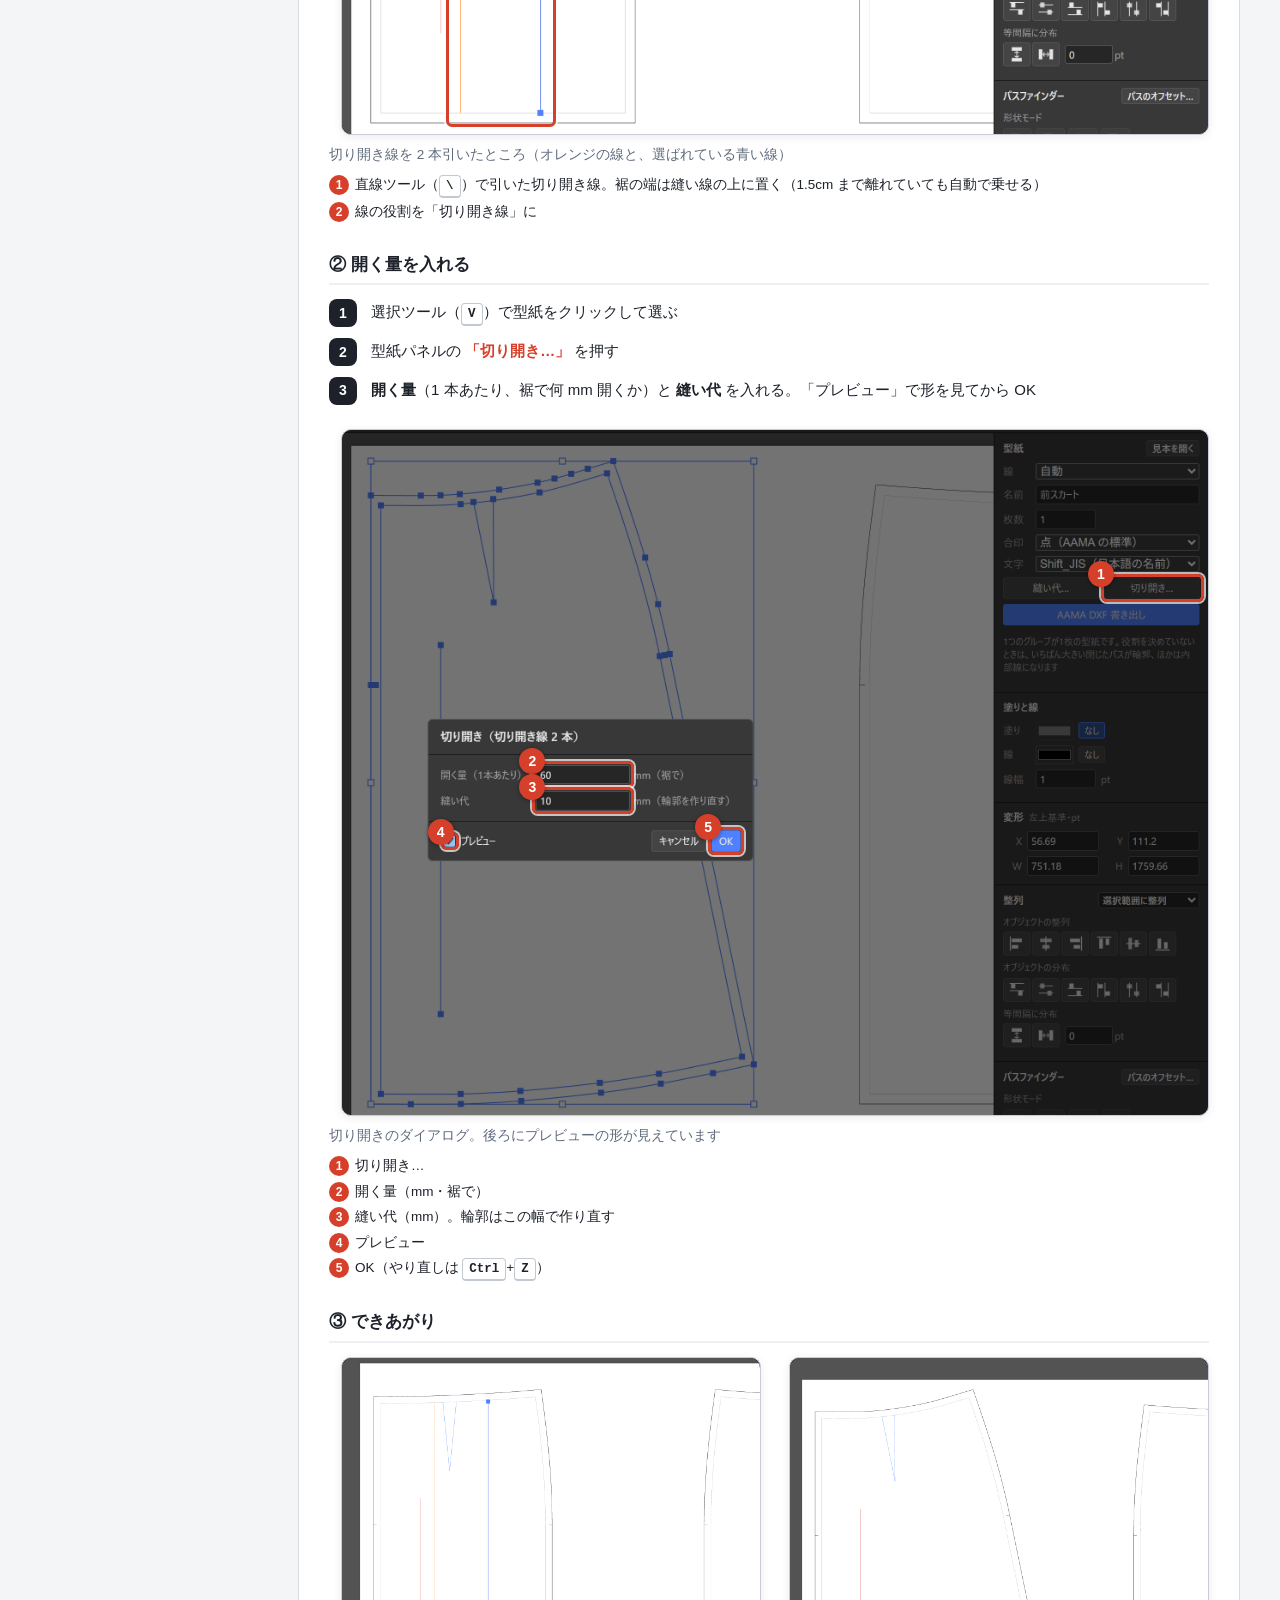
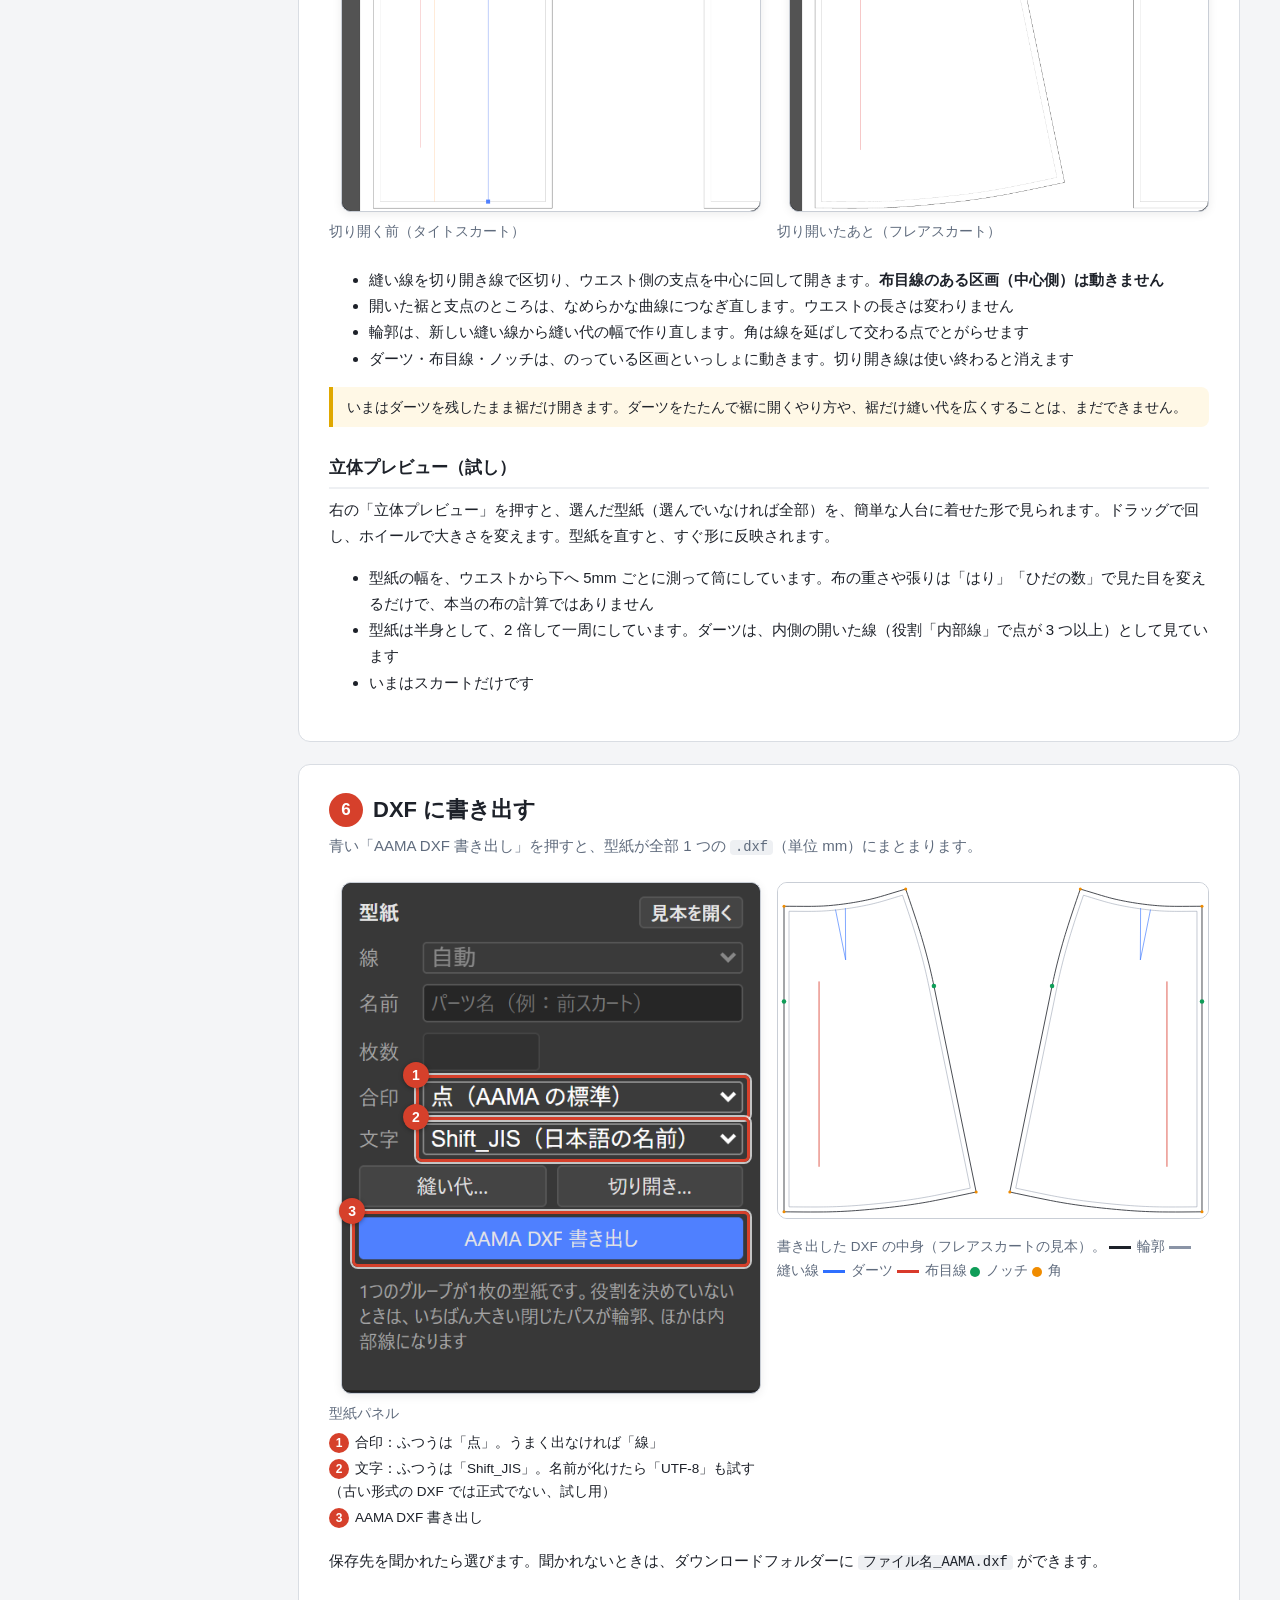
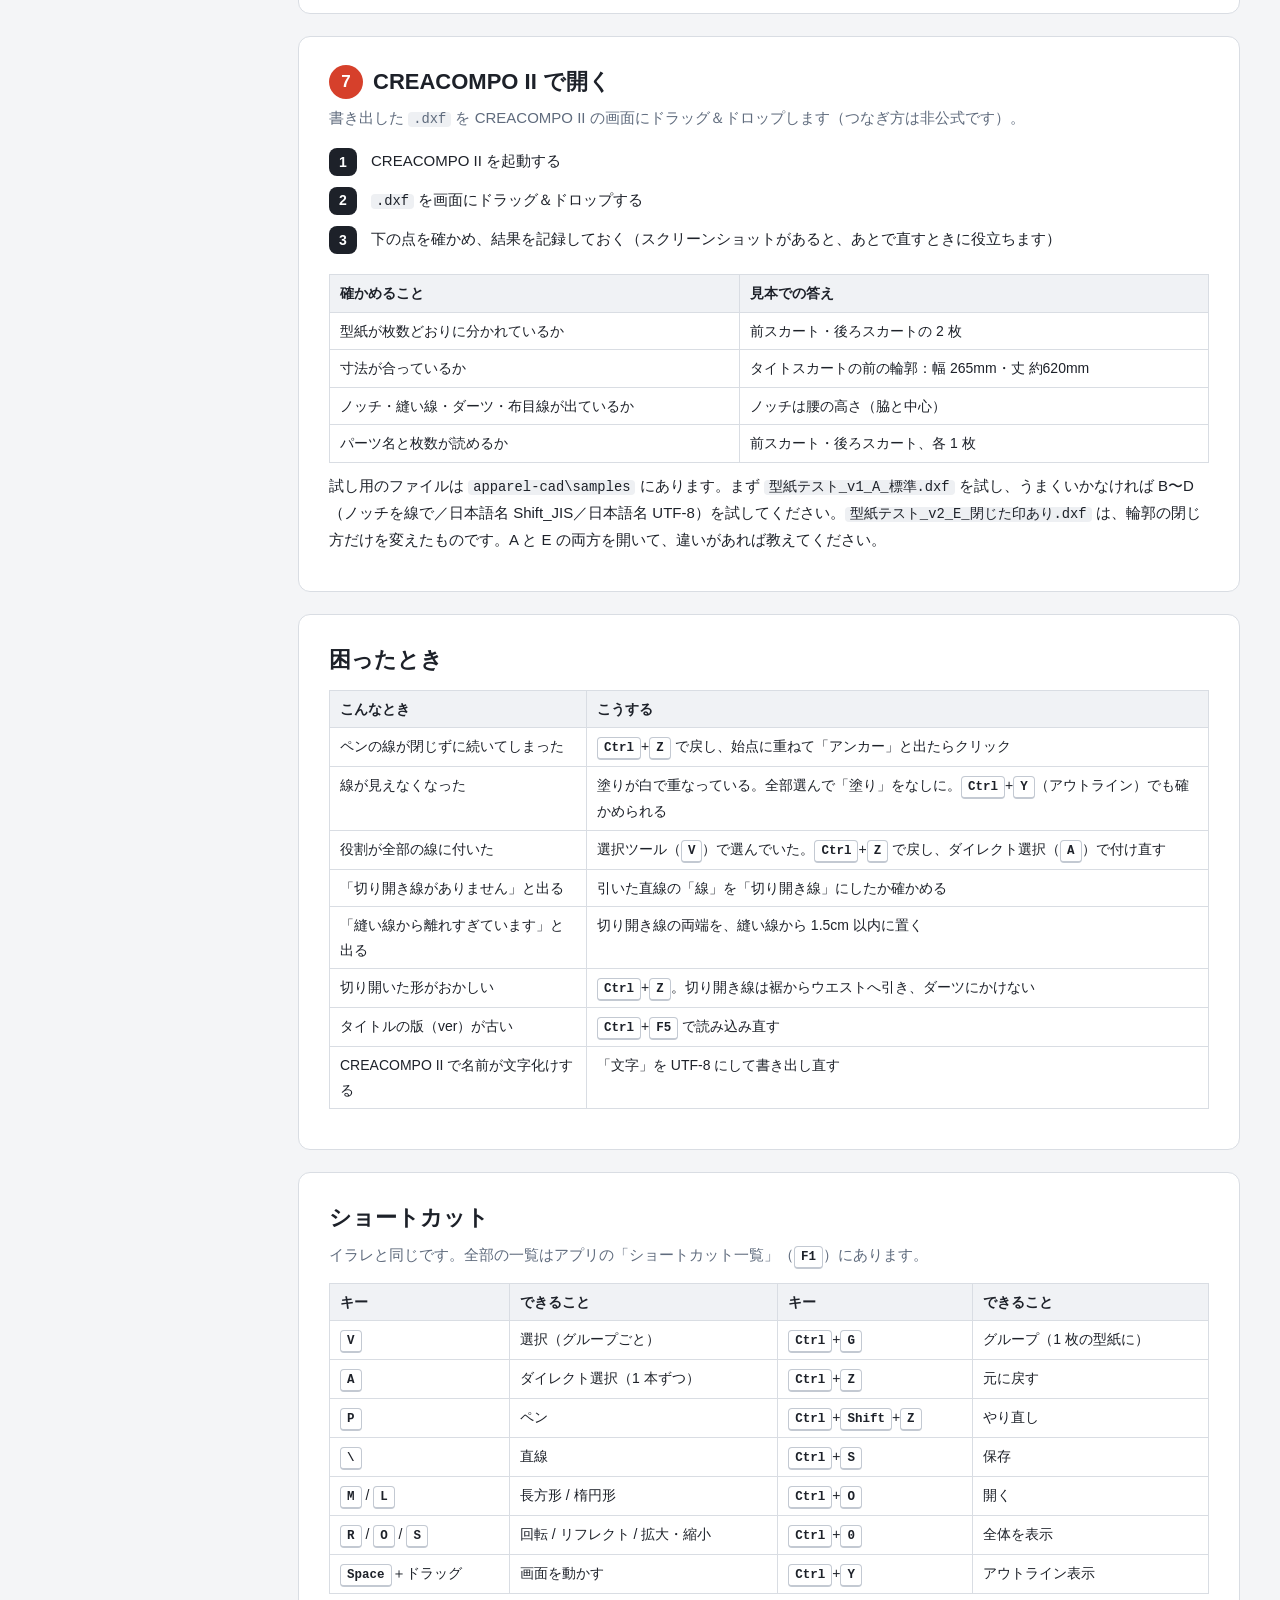
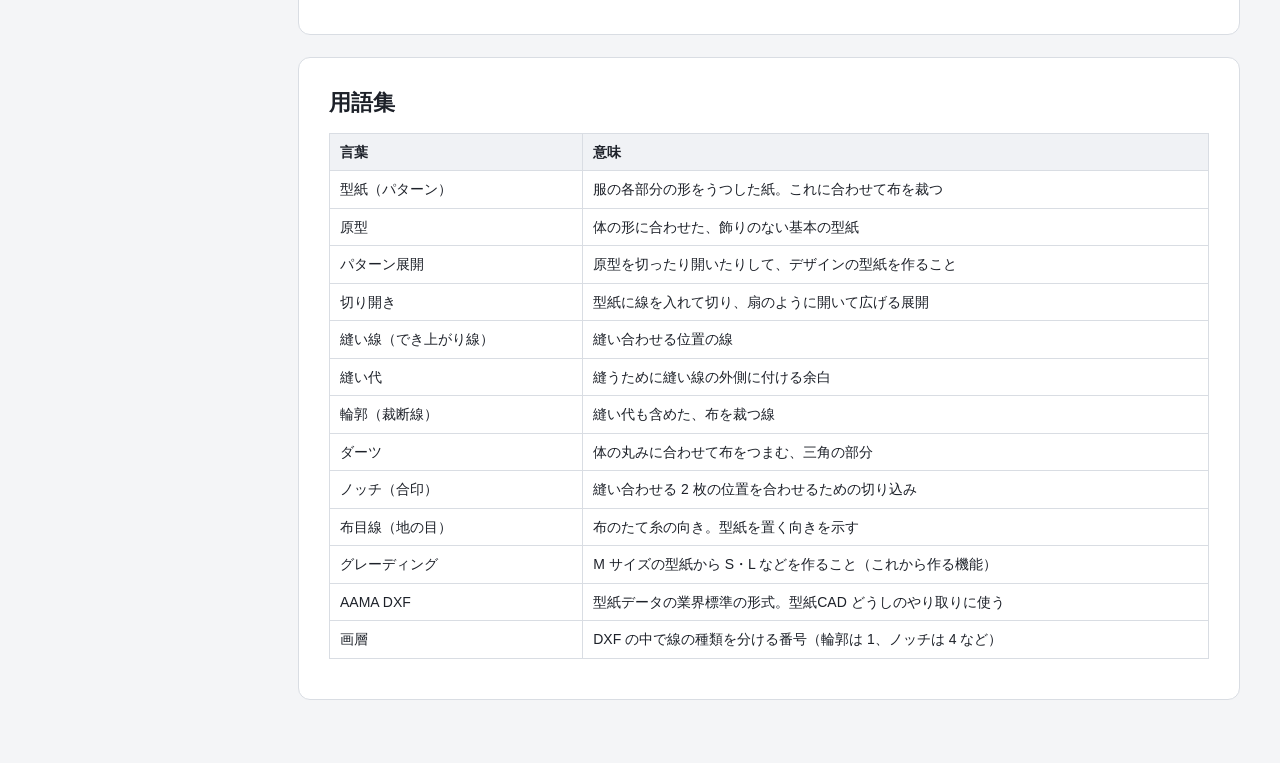
<file: manual/guide.html>
<!doctype html>
<html lang="ja">
<head>
<meta charset="utf-8">
<meta name="viewport" content="width=device-width, initial-scale=1">
<title>使い方ガイド｜アパレルCAD マニュアル</title>
<link rel="stylesheet" href="style.css?v=13">
</head>
<body>
<header class="top">
  <h1>アパレルCAD マニュアル<small>型紙CAD の試作（ver 11）</small></h1>
  <nav>
    <a href="concept.html">概要</a>
    <a href="quickstart.html">クイックスタート</a>
    <a href="tutorial.html">見本ができるまで</a>
    <a href="guide.html" class="on">使い方ガイド</a>
    <a href="index.html">画面の場所</a>
  </nav>
  <span class="grow"></span>
  <span class="pdfs">PDF：<a href="concept.pdf" target="_blank">概要</a><a href="quickstart.pdf" target="_blank">クイックスタート</a><a href="tutorial.pdf" target="_blank">見本ができるまで</a><a href="guide.pdf" target="_blank">ガイド</a></span>
  <span class="sub">画像はクリックで大きく表示</span>
</header>

<div class="doc">
  <aside class="toc">
    <b>もくじ</b>
    <a href="#flow">全体の流れ</a>
    <a href="#start">1. はじめる</a>
    <a href="#parts">2. 型紙の各部の名前</a>
    <a href="#draw">3. 線を描く</a>
    <a href="#role">4. 型紙にまとめる</a>
    <a href="#spread">5. 切り開き</a>
    <a href="#spread-1" class="sub">切り開き線を引く</a>
    <a href="#spread-2" class="sub">開く量を入れる</a>
    <a href="#spread-3" class="sub">できあがり</a>
    <a href="#export">6. DXF に書き出す</a>
    <a href="#creacompo">7. CREACOMPO II で開く</a>
    <a href="#trouble">困ったとき</a>
    <a href="#keys">ショートカット</a>
    <a href="#words">用語集</a>
  </aside>

  <article>
    <!-- 全体の流れ -->
    <section id="flow">
      <h2>全体の流れ</h2>
      <p class="lead">型紙は、線を描いて 1 枚ずつまとめ、線に役割を付けてから書き出します。展開（切り開き）は必要なときだけです。</p>
      <svg class="dia" viewBox="0 0 760 300" role="img" aria-label="型紙ができるまでの6つの手順">
        <defs><marker id="ar" viewBox="0 0 10 10" refX="9" refY="5" markerWidth="7" markerHeight="7" orient="auto"><path d="M0 0L10 5L0 10z" fill="#8a94a6"/></marker></defs>
        <g font-family="Yu Gothic UI, Hiragino Sans, Meiryo, sans-serif" text-anchor="middle">
          <g><rect x="20" y="30" width="210" height="96" rx="12" fill="#fff" stroke="#c3c9d2" stroke-width="1.5"/><circle cx="48" cy="58" r="15" fill="#1d2129"/><text x="48" y="64" fill="#fff" font-size="16" font-weight="800">1</text><text x="138" y="64" font-size="18" font-weight="700" fill="#1d2129">線を描く</text><text x="125" y="96" font-size="13.5" fill="#5f6b7d">ペン・直線（イラレと同じ）</text></g>
          <g><rect x="275" y="30" width="210" height="96" rx="12" fill="#fff" stroke="#c3c9d2" stroke-width="1.5"/><circle cx="303" cy="58" r="15" fill="#1d2129"/><text x="303" y="64" fill="#fff" font-size="16" font-weight="800">2</text><text x="393" y="64" font-size="18" font-weight="700" fill="#1d2129">1 枚にまとめる</text><text x="380" y="96" font-size="13.5" fill="#5f6b7d">Ctrl+G でグループ</text></g>
          <g><rect x="530" y="30" width="210" height="96" rx="12" fill="#fff" stroke="#c3c9d2" stroke-width="1.5"/><circle cx="558" cy="58" r="15" fill="#1d2129"/><text x="558" y="64" fill="#fff" font-size="16" font-weight="800">3</text><text x="648" y="64" font-size="18" font-weight="700" fill="#1d2129">役割を付ける</text><text x="635" y="96" font-size="13.5" fill="#5f6b7d">輪郭・縫い線・ノッチ…</text></g>
          <g><rect x="530" y="180" width="210" height="96" rx="12" fill="#fff1ee" stroke="#d6402b" stroke-width="1.5" stroke-dasharray="6 4"/><circle cx="558" cy="208" r="15" fill="#d6402b"/><text x="558" y="214" fill="#fff" font-size="16" font-weight="800">4</text><text x="648" y="214" font-size="18" font-weight="700" fill="#1d2129">展開する</text><text x="635" y="246" font-size="13.5" fill="#5f6b7d">切り開き（必要なとき）</text></g>
          <g><rect x="275" y="180" width="210" height="96" rx="12" fill="#fff" stroke="#c3c9d2" stroke-width="1.5"/><circle cx="303" cy="208" r="15" fill="#1d2129"/><text x="303" y="214" fill="#fff" font-size="16" font-weight="800">5</text><text x="393" y="214" font-size="18" font-weight="700" fill="#1d2129">書き出す</text><text x="380" y="246" font-size="13.5" fill="#5f6b7d">AAMA DXF（mm）</text></g>
          <g><rect x="20" y="180" width="210" height="96" rx="12" fill="#eef6ff" stroke="#2f6fff" stroke-width="1.5"/><circle cx="48" cy="208" r="15" fill="#2f6fff"/><text x="48" y="214" fill="#fff" font-size="16" font-weight="800">6</text><text x="138" y="214" font-size="18" font-weight="700" fill="#1d2129">型紙CAD で開く</text><text x="125" y="246" font-size="13.5" fill="#5f6b7d">CREACOMPO II など</text></g>
          <g fill="none" stroke="#8a94a6" stroke-width="2"><path d="M232 78H271" marker-end="url(#ar)"/><path d="M487 78H526" marker-end="url(#ar)"/><path d="M635 128V176" marker-end="url(#ar)"/><path d="M528 228H489" marker-end="url(#ar)"/><path d="M273 228H234" marker-end="url(#ar)"/></g>
        </g>
      </svg>
    </section>

    <!-- 1. はじめる -->
    <section id="start">
      <h2><span class="num">1</span>はじめる</h2>
      <p class="lead">インストールは要りません。<code>index.html</code> を Chrome か Edge で開くだけで動きます。</p>
      <div class="tip"><b>すぐ試す：<a href="https://kadoya2005.github.io/apparel-cad/">https://kadoya2005.github.io/apparel-cad/</a></b>（ブラウザで開くだけ。インストール不要）<br>手元で使うときは、<a href="https://github.com/kadoya2005/apparel-cad">GitHub</a> の緑の「Code」→「Download ZIP」で落として、<code>index.html</code> を開きます。</div>
      <ol class="steps">
        <li><code>apparel-cad</code> フォルダーの <code>index.html</code> を、Chrome か Edge の画面へドラッグする</li>
        <li>左上に「アパレルCAD ver ○」と出れば準備完了。番号が古いままなら <kbd>Ctrl</kbd>+<kbd>F5</kbd></li>
        <li>はじめてなら、右上の <b class="key">「見本を開く」</b>（①）を押す。タイトスカートの前・後ろ（半身）が出ます</li>
      </ol>
      <figure data-shot="app" data-marks="patSample:1,sec_pattern:2,tool_select:3,canvas:4">
        <figcaption>見本を開いたところ
          <ol><li><span class="n">1</span>見本を開く</li><li><span class="n">2</span>型紙パネル：線の役割・名前・枚数・切り開き・書き出しは全部ここ</li><li><span class="n">3</span>ツール（イラレと同じ並び）</li><li><span class="n">4</span>作業する紙（アートボード）</li></ol>
        </figcaption>
      </figure>
      <div class="tip">画面の拡大・移動もイラレと同じです。<kbd>Ctrl</kbd>+<kbd>Space</kbd>＋クリックで拡大、<kbd>Space</kbd>＋ドラッグで移動、<kbd>Ctrl</kbd>+<kbd>0</kbd> で全体。</div>
      <h3>保存</h3>
      <p><kbd>Ctrl</kbd>+<kbd>S</kbd> で <code>.icad</code>（このアプリの形式）に保存します。線の役割や名前もそのまま残ります。作業中の内容はブラウザにも自動で残りますが、大事な型紙は必ず保存してください。作り直したときは <code>前スカート_v2</code> のように番号を付けて保存すると安心です。</p>
    </section>

    <!-- 2. 型紙の各部の名前 -->
    <section id="parts">
      <h2><span class="num">2</span>型紙の各部の名前</h2>
      <p class="lead">このアプリでは、型紙の線それぞれに「役割」を付けます。役割ごとに、書き出したときの扱いが変わります。</p>
      <svg class="dia" viewBox="0 0 760 470" role="img" aria-label="スカートの型紙の各部の名前">
        <g font-family="Yu Gothic UI, Hiragino Sans, Meiryo, sans-serif" font-size="14">
          <path d="M200 60 Q300 56 420 46 Q440 120 444 170 L444 430 L200 430 Z" fill="#f6f7f9" stroke="#1d2129" stroke-width="2.5"/>
          <path d="M215 78 Q305 74 410 66 Q426 130 429 175 L429 415 L215 415 Z" fill="#fff" stroke="#8a94a6" stroke-width="1.6" stroke-dasharray="7 5"/>
          <path d="M290 72 L300 170 L310 71" fill="none" stroke="#2f6fff" stroke-width="2"/>
          <line x1="250" y1="380" x2="250" y2="140" stroke="#d93a2b" stroke-width="2.5"/><path d="M250 132 l-7 14 h14 z M250 388 l-7 -14 h14 z" fill="#d93a2b"/>
          <line x1="444" y1="200" x2="432" y2="200" stroke="#0f9d58" stroke-width="4"/><line x1="200" y1="200" x2="212" y2="200" stroke="#0f9d58" stroke-width="4"/>
          <g fill="#1d2129">
            <text x="470" y="60" font-weight="700">輪郭（裁断線）</text><text x="470" y="80" fill="#5f6b7d" font-size="12.5">この線で布を裁つ。縫い代を含む</text>
            <text x="470" y="128" font-weight="700">縫い線（でき上がり線）</text><text x="470" y="148" fill="#5f6b7d" font-size="12.5">ここを縫い合わせる</text>
            <text x="470" y="206" font-weight="700" fill="#0f9d58">ノッチ（合印）</text><text x="470" y="226" fill="#5f6b7d" font-size="12.5">縫い合わせる2枚の位置を合わせる印</text>
            <text x="470" y="290" font-weight="700" fill="#2f6fff">内部線（ダーツ）</text><text x="470" y="310" fill="#5f6b7d" font-size="12.5">体の丸みに合わせて布をつまむ</text>
            <text x="470" y="372" font-weight="700" fill="#d93a2b">布目線（地の目）</text><text x="470" y="392" fill="#5f6b7d" font-size="12.5">布のたて糸の向き。型紙を置く向き</text>
            <text x="40" y="250" font-weight="700">縫い代</text><text x="40" y="270" fill="#5f6b7d" font-size="12.5">縫い線と輪郭の</text><text x="40" y="288" fill="#5f6b7d" font-size="12.5">あいだ（例 10mm）</text>
            <text x="322" y="458" text-anchor="middle" fill="#5f6b7d" font-size="12.5">前スカート（半身）。左が中心、右が脇</text>
          </g>
          <g fill="none" stroke="#b6bcc6" stroke-width="1">
            <path d="M462 56 H430 L426 70"/><path d="M462 124 H418 L414 92"/><path d="M462 202 H448"/><path d="M462 286 H330 L304 150"/><path d="M462 368 H262"/><path d="M110 258 H204"/>
          </g>
        </g>
      </svg>
      <table class="t">
        <tr><th>役割</th><th>意味</th><th>DXF では</th></tr>
        <tr><td><span class="sw" style="color:#1d2129"></span>輪郭（裁断線）</td><td>布を裁つ線</td><td>画層 1</td></tr>
        <tr><td><span class="sw" style="color:#8a94a6"></span>縫い線</td><td>縫い合わせる線</td><td>画層 14</td></tr>
        <tr><td><span class="sw" style="color:#2f6fff"></span>内部線</td><td>ダーツなど、型紙の中の線</td><td>画層 8</td></tr>
        <tr><td><span class="sw" style="color:#d93a2b"></span>布目線</td><td>型紙を置く向き</td><td>画層 7</td></tr>
        <tr><td><span class="dot" style="background:#0f9d58"></span>ノッチ（合印）</td><td>縫い合わせる位置の印</td><td>画層 4</td></tr>
        <tr><td><span class="sw" style="color:#ff7a00"></span>切り開き線</td><td>展開するときに切る線（作図用）</td><td>書き出さない</td></tr>
        <tr><td>自動</td><td>決めていない線</td><td>いちばん大きい閉じた線が輪郭、ほかは内部線</td></tr>
      </table>
    </section>

    <!-- 3. 線を描く -->
    <section id="draw">
      <h2><span class="num">3</span>線を描く</h2>
      <p class="lead">描き方はイラレと同じです。縫い線・輪郭はペン、布目線とノッチは直線で描きます。</p>
      <figure data-shot="pen" data-crop="0,0,1150,880" data-marks="tool:1,curve:2,start:3">
        <figcaption>ペンで縫い線を描いているところ
          <ol><li><span class="n">1</span>ペンツール（<kbd>P</kbd>）</li><li><span class="n">2</span>ドラッグすると曲線になる（ウエストの丸み）</li><li><span class="n">3</span>最後に始点に重ねると「アンカー」と出る。ここをクリックして閉じる</li></ol>
        </figcaption>
      </figure>
      <table class="t">
        <tr><th>描くもの</th><th>道具</th><th>こつ</th></tr>
        <tr><td>縫い線・輪郭</td><td>ペン <kbd>P</kbd></td><td>クリックで角、ドラッグで曲線。最後に始点をクリックして閉じる</td></tr>
        <tr><td>ダーツ</td><td>ペン <kbd>P</kbd></td><td>山形に 3 点。閉じなくてよい</td></tr>
        <tr><td>布目線</td><td>直線 <kbd>\</kbd></td><td>布のたて糸の向きに 1 本。<kbd>Shift</kbd> でまっすぐ</td></tr>
        <tr><td>ノッチ</td><td>直線 <kbd>\</kbd></td><td>輪郭の上から内側へ 5mm ほど</td></tr>
      </table>
      <div class="note">新しい線は塗りが白です。重なると下の線が隠れるので、描いたら全部選んで「塗り」を <b>なし</b> にしてください。<br>閉じるときに始点から少しでもずれると、閉じずに線が続きます。そのときは <kbd>Ctrl</kbd>+<kbd>Z</kbd>。</div>
    </section>

    <!-- 4. 型紙にまとめる -->
    <section id="role">
      <h2><span class="num">4</span>型紙にまとめる</h2>
      <p class="lead">1 枚の型紙の線をグループにし、線ごとに役割を付け、名前と枚数を入れます。</p>
      <ol class="steps">
        <li>選択ツール（<kbd>V</kbd>）で 1 枚分の線を全部選び、<kbd>Ctrl</kbd>+<kbd>G</kbd>。<b class="key">1 つのグループが 1 枚の型紙</b>になります</li>
        <li><b class="key">ダイレクト選択（<kbd>A</kbd>）</b>で線を 1 本クリックし、型紙パネルの「線」で役割を選ぶ</li>
        <li>型紙の中の線をどれか選んだまま、「名前」と「枚数」を入れる（例：袖なら左右で 2）</li>
      </ol>
      <figure data-shot="role" data-crop="430,30,1010,800" data-marks="line:1,patRole:2,patName:3,patQty:4">
        <figcaption>縫い線をダイレクト選択で選んだところ
          <ol><li><span class="n">1</span>ダイレクト選択（<kbd>A</kbd>）でクリックした線。縫い線が青く選ばれる</li><li><span class="n">2</span>線の役割。ここでは「縫い線」</li><li><span class="n">3</span>パーツ名（DXF にそのまま渡る）</li><li><span class="n">4</span>裁断する枚数</li></ol>
        </figcaption>
      </figure>
      <div class="note">選択ツール（<kbd>V</kbd>）でクリックするとグループ全体が選ばれ、役割が全部の線に付いてしまいます。役割を付けるときは必ずダイレクト選択（<kbd>A</kbd>）です。</div>
    </section>

    <!-- 5. 切り開き -->
    <section id="spread">
      <h2><span class="num">5</span>切り開き（タイトスカート → フレアスカート）</h2>
      <p class="lead">型紙に線を入れて切り、扇のように開いて裾を広げます。見本では、切り開き線 2 本を 60mm ずつ開くと、裾が 245mm から 365mm になります。</p>

      <h3 id="spread-1">① 切り開き線を引く</h3>
      <ol class="steps">
        <li>直線ツール（<kbd>\</kbd>）で、<b class="key">裾からウエストへ</b>向けて線を引く。引き始めが「開く側」、引き終わりが「支点」になります</li>
        <li>引いた線の「線」を <b class="key">切り開き線</b> にする。オレンジの線に変わります</li>
        <li>何本でも引けます。ダーツにはかからないようにします</li>
      </ol>
      <figure data-shot="slash" data-crop="430,30,1010,800" data-marks="lines:1,patRole:2">
        <figcaption>切り開き線を 2 本引いたところ（オレンジの線と、選ばれている青い線）
          <ol><li><span class="n">1</span>直線ツール（<kbd>\</kbd>）で引いた切り開き線。裾の端は縫い線の上に置く（1.5cm まで離れていても自動で乗せる）</li><li><span class="n">2</span>線の役割を「切り開き線」に</li></ol>
        </figcaption>
      </figure>

      <h3 id="spread-2">② 開く量を入れる</h3>
      <ol class="steps">
        <li>選択ツール（<kbd>V</kbd>）で型紙をクリックして選ぶ</li>
        <li>型紙パネルの <b class="key">「切り開き…」</b> を押す</li>
        <li><b>開く量</b>（1 本あたり、裾で何 mm 開くか）と <b>縫い代</b> を入れる。「プレビュー」で形を見てから OK</li>
      </ol>
      <figure data-shot="dialog" data-crop="430,30,1010,800" data-marks="spread:1,open:2,seam:3,preview:4,ok:5">
        <figcaption>切り開きのダイアログ。後ろにプレビューの形が見えています
          <ol><li><span class="n">1</span>切り開き…</li><li><span class="n">2</span>開く量（mm・裾で）</li><li><span class="n">3</span>縫い代（mm）。輪郭はこの幅で作り直す</li><li><span class="n">4</span>プレビュー</li><li><span class="n">5</span>OK（やり直しは <kbd>Ctrl</kbd>+<kbd>Z</kbd>）</li></ol>
        </figcaption>
      </figure>

      <h3 id="spread-3">③ できあがり</h3>
      <div class="pair">
        <figure data-shot="slash" data-crop="410,40,720,780"><figcaption>切り開く前（タイトスカート）</figcaption></figure>
        <figure data-shot="flare" data-crop="360,40,720,780"><figcaption>切り開いたあと（フレアスカート）</figcaption></figure>
      </div>
      <ul>
        <li>縫い線を切り開き線で区切り、ウエスト側の支点を中心に回して開きます。<b>布目線のある区画（中心側）は動きません</b></li>
        <li>開いた裾と支点のところは、なめらかな曲線につなぎ直します。ウエストの長さは変わりません</li>
        <li>輪郭は、新しい縫い線から縫い代の幅で作り直します。角は線を延ばして交わる点でとがらせます</li>
        <li>ダーツ・布目線・ノッチは、のっている区画といっしょに動きます。切り開き線は使い終わると消えます</li>
      </ul>
      <div class="note">いまはダーツを残したまま裾だけ開きます。ダーツをたたんで裾に開くやり方や、裾だけ縫い代を広くすることは、まだできません。</div>
      <h3>立体プレビュー（試し）</h3>
      <p>右の「立体プレビュー」を押すと、選んだ型紙（選んでいなければ全部）を、簡単な人台に着せた形で見られます。ドラッグで回し、ホイールで大きさを変えます。型紙を直すと、すぐ形に反映されます。</p>
      <ul>
        <li>型紙の幅を、ウエストから下へ 5mm ごとに測って筒にしています。布の重さや張りは「はり」「ひだの数」で見た目を変えるだけで、本当の布の計算ではありません</li>
        <li>型紙は半身として、2 倍して一周にしています。ダーツは、内側の開いた線（役割「内部線」で点が 3 つ以上）として見ています</li>
        <li>いまはスカートだけです</li>
      </ul>
    </section>

    <!-- 6. 書き出す -->
    <section id="export">
      <h2><span class="num">6</span>DXF に書き出す</h2>
      <p class="lead">青い「AAMA DXF 書き出し」を押すと、型紙が全部 1 つの <code>.dxf</code>（単位 mm）にまとまります。</p>
      <div class="pair">
        <figure data-shot="panel" data-marks="notch:1,enc:2,aama:3">
          <figcaption>型紙パネル
            <ol><li><span class="n">1</span>合印：ふつうは「点」。うまく出なければ「線」</li><li><span class="n">2</span>文字：ふつうは「Shift_JIS」。名前が化けたら「UTF-8」も試す（古い形式の DXF では正式でない、試し用）</li><li><span class="n">3</span>AAMA DXF 書き出し</li></ol>
          </figcaption>
        </figure>
        <figure>
          <img class="zoomable" src="img/dxf-flare.svg" alt="書き出した DXF の中身" style="width:100%;border:1px solid #c9ced6;border-radius:10px;background:#fff">
          <figcaption>書き出した DXF の中身（フレアスカートの見本）。
            <span class="sw" style="color:#1d2129"></span>輪郭
            <span class="sw" style="color:#8a94a6"></span>縫い線
            <span class="sw" style="color:#2f6fff"></span>ダーツ
            <span class="sw" style="color:#d93a2b"></span>布目線
            <span class="dot" style="background:#0f9d58"></span>ノッチ
            <span class="dot" style="background:#f08c00"></span>角
          </figcaption>
        </figure>
      </div>
      <p>保存先を聞かれたら選びます。聞かれないときは、ダウンロードフォルダーに <code>ファイル名_AAMA.dxf</code> ができます。</p>
    </section>

    <!-- 7. CREACOMPO II -->
    <section id="creacompo">
      <h2><span class="num">7</span>CREACOMPO II で開く</h2>
      <p class="lead">書き出した <code>.dxf</code> を CREACOMPO II の画面にドラッグ＆ドロップします（つなぎ方は非公式です）。</p>
      <ol class="steps">
        <li>CREACOMPO II を起動する</li>
        <li><code>.dxf</code> を画面にドラッグ＆ドロップする</li>
        <li>下の点を確かめ、結果を記録しておく（スクリーンショットがあると、あとで直すときに役立ちます）</li>
      </ol>
      <table class="t">
        <tr><th>確かめること</th><th>見本での答え</th></tr>
        <tr><td>型紙が枚数どおりに分かれているか</td><td>前スカート・後ろスカートの 2 枚</td></tr>
        <tr><td>寸法が合っているか</td><td>タイトスカートの前の輪郭：幅 265mm・丈 約620mm</td></tr>
        <tr><td>ノッチ・縫い線・ダーツ・布目線が出ているか</td><td>ノッチは腰の高さ（脇と中心）</td></tr>
        <tr><td>パーツ名と枚数が読めるか</td><td>前スカート・後ろスカート、各 1 枚</td></tr>
      </table>
      <p>試し用のファイルは <code>apparel-cad\samples</code> にあります。まず <code>型紙テスト_v1_A_標準.dxf</code> を試し、うまくいかなければ B〜D（ノッチを線で／日本語名 Shift_JIS／日本語名 UTF-8）を試してください。<code>型紙テスト_v2_E_閉じた印あり.dxf</code> は、輪郭の閉じ方だけを変えたものです。A と E の両方を開いて、違いがあれば教えてください。</p>
    </section>

    <!-- 困ったとき -->
    <section id="trouble">
      <h2>困ったとき</h2>
      <table class="t">
        <tr><th>こんなとき</th><th>こうする</th></tr>
        <tr><td>ペンの線が閉じずに続いてしまった</td><td><kbd>Ctrl</kbd>+<kbd>Z</kbd> で戻し、始点に重ねて「アンカー」と出たらクリック</td></tr>
        <tr><td>線が見えなくなった</td><td>塗りが白で重なっている。全部選んで「塗り」をなしに。<kbd>Ctrl</kbd>+<kbd>Y</kbd>（アウトライン）でも確かめられる</td></tr>
        <tr><td>役割が全部の線に付いた</td><td>選択ツール（<kbd>V</kbd>）で選んでいた。<kbd>Ctrl</kbd>+<kbd>Z</kbd> で戻し、ダイレクト選択（<kbd>A</kbd>）で付け直す</td></tr>
        <tr><td>「切り開き線がありません」と出る</td><td>引いた直線の「線」を「切り開き線」にしたか確かめる</td></tr>
        <tr><td>「縫い線から離れすぎています」と出る</td><td>切り開き線の両端を、縫い線から 1.5cm 以内に置く</td></tr>
        <tr><td>切り開いた形がおかしい</td><td><kbd>Ctrl</kbd>+<kbd>Z</kbd>。切り開き線は裾からウエストへ引き、ダーツにかけない</td></tr>
        <tr><td>タイトルの版（ver）が古い</td><td><kbd>Ctrl</kbd>+<kbd>F5</kbd> で読み込み直す</td></tr>
        <tr><td>CREACOMPO II で名前が文字化けする</td><td>「文字」を UTF-8 にして書き出し直す</td></tr>
      </table>
    </section>

    <!-- ショートカット -->
    <section id="keys">
      <h2>ショートカット</h2>
      <p class="lead">イラレと同じです。全部の一覧はアプリの「ショートカット一覧」（<kbd>F1</kbd>）にあります。</p>
      <table class="t">
        <tr><th>キー</th><th>できること</th><th>キー</th><th>できること</th></tr>
        <tr><td><kbd>V</kbd></td><td>選択（グループごと）</td><td><kbd>Ctrl</kbd>+<kbd>G</kbd></td><td>グループ（1 枚の型紙に）</td></tr>
        <tr><td><kbd>A</kbd></td><td>ダイレクト選択（1 本ずつ）</td><td><kbd>Ctrl</kbd>+<kbd>Z</kbd></td><td>元に戻す</td></tr>
        <tr><td><kbd>P</kbd></td><td>ペン</td><td><kbd>Ctrl</kbd>+<kbd>Shift</kbd>+<kbd>Z</kbd></td><td>やり直し</td></tr>
        <tr><td><kbd>\</kbd></td><td>直線</td><td><kbd>Ctrl</kbd>+<kbd>S</kbd></td><td>保存</td></tr>
        <tr><td><kbd>M</kbd> / <kbd>L</kbd></td><td>長方形 / 楕円形</td><td><kbd>Ctrl</kbd>+<kbd>O</kbd></td><td>開く</td></tr>
        <tr><td><kbd>R</kbd> / <kbd>O</kbd> / <kbd>S</kbd></td><td>回転 / リフレクト / 拡大・縮小</td><td><kbd>Ctrl</kbd>+<kbd>0</kbd></td><td>全体を表示</td></tr>
        <tr><td><kbd>Space</kbd>＋ドラッグ</td><td>画面を動かす</td><td><kbd>Ctrl</kbd>+<kbd>Y</kbd></td><td>アウトライン表示</td></tr>
      </table>
    </section>

    <!-- 用語集 -->
    <section id="words">
      <h2>用語集</h2>
      <table class="t">
        <tr><th>言葉</th><th>意味</th></tr>
        <tr><td>型紙（パターン）</td><td>服の各部分の形をうつした紙。これに合わせて布を裁つ</td></tr>
        <tr><td>原型</td><td>体の形に合わせた、飾りのない基本の型紙</td></tr>
        <tr><td>パターン展開</td><td>原型を切ったり開いたりして、デザインの型紙を作ること</td></tr>
        <tr><td>切り開き</td><td>型紙に線を入れて切り、扇のように開いて広げる展開</td></tr>
        <tr><td>縫い線（でき上がり線）</td><td>縫い合わせる位置の線</td></tr>
        <tr><td>縫い代</td><td>縫うために縫い線の外側に付ける余白</td></tr>
        <tr><td>輪郭（裁断線）</td><td>縫い代も含めた、布を裁つ線</td></tr>
        <tr><td>ダーツ</td><td>体の丸みに合わせて布をつまむ、三角の部分</td></tr>
        <tr><td>ノッチ（合印）</td><td>縫い合わせる 2 枚の位置を合わせるための切り込み</td></tr>
        <tr><td>布目線（地の目）</td><td>布のたて糸の向き。型紙を置く向きを示す</td></tr>
        <tr><td>グレーディング</td><td>M サイズの型紙から S・L などを作ること（これから作る機能）</td></tr>
        <tr><td>AAMA DXF</td><td>型紙データの業界標準の形式。型紙CAD どうしのやり取りに使う</td></tr>
        <tr><td>画層</td><td>DXF の中で線の種類を分ける番号（輪郭は 1、ノッチは 4 など）</td></tr>
      </table>
    </section>
  </article>
</div>
<script src="shots.js?v=13"></script>
<script src="fig.js?v=13"></script>
</body>
</html>
</file>
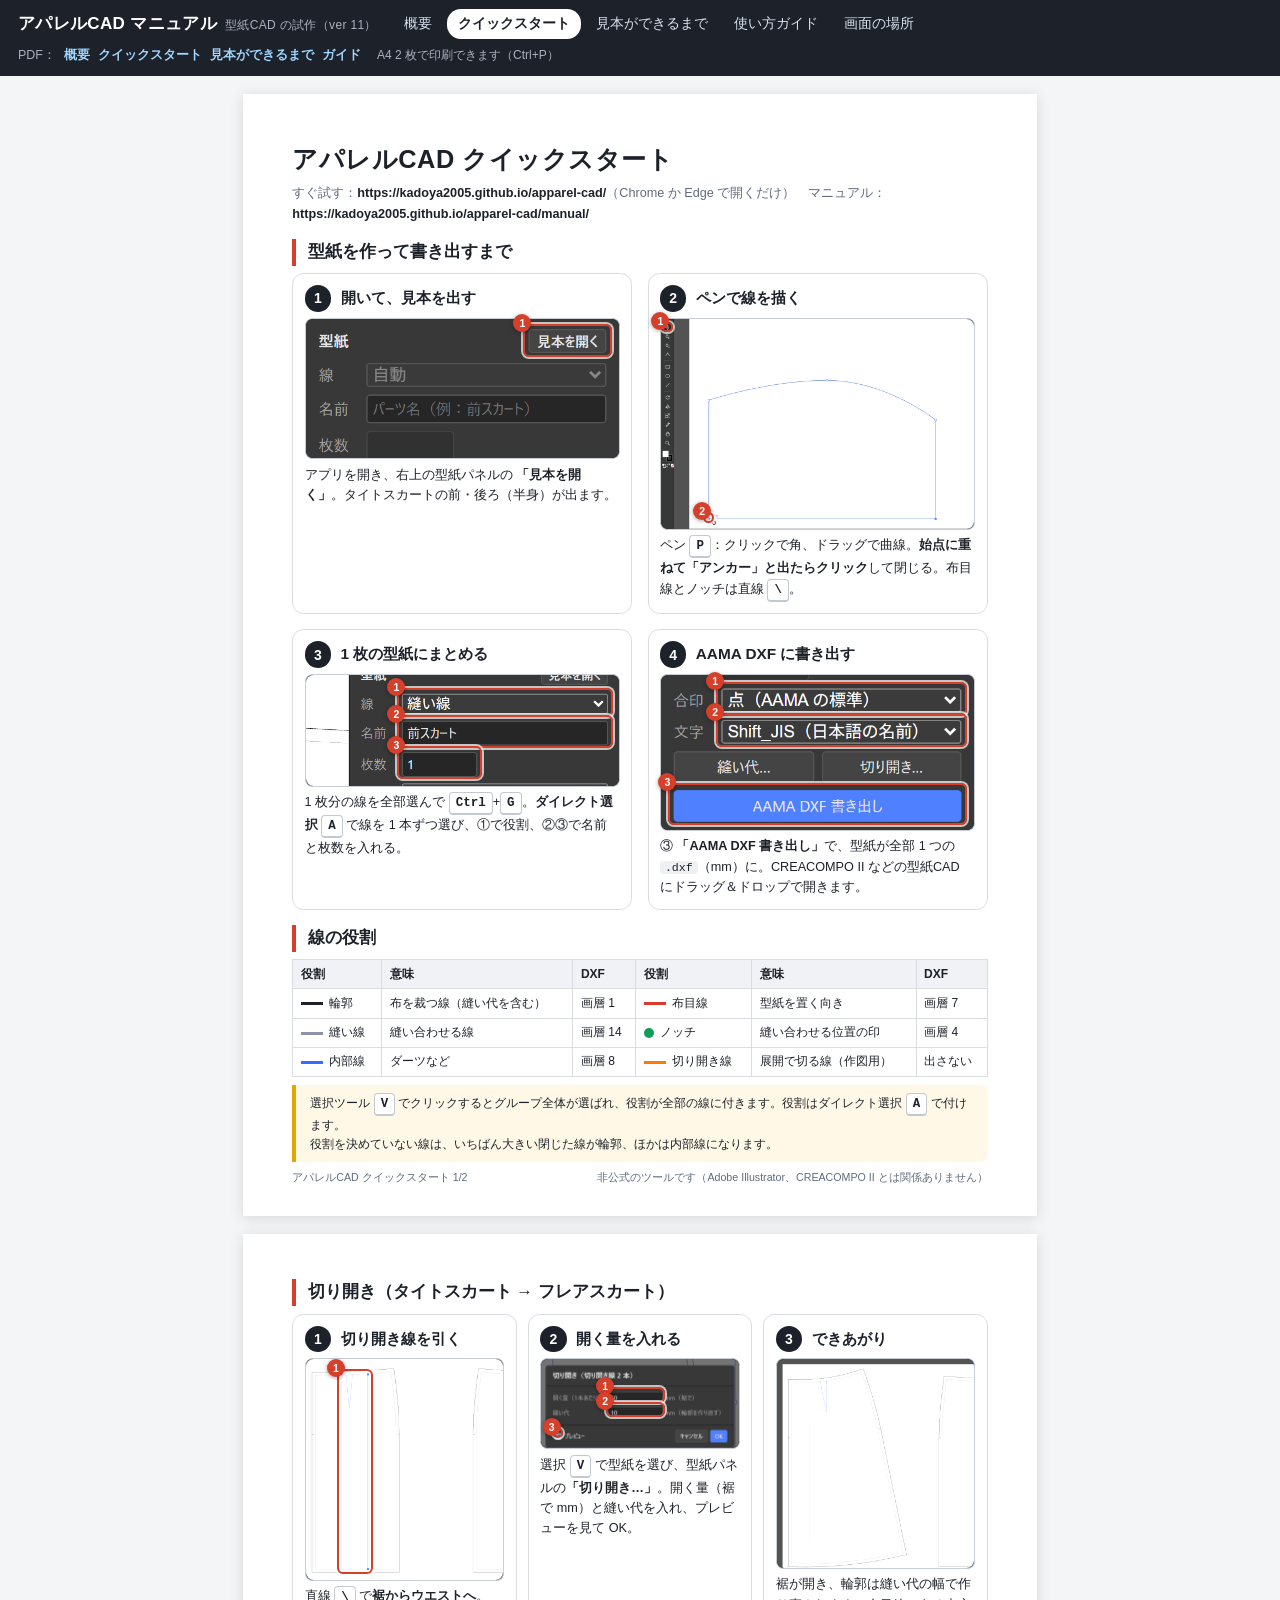
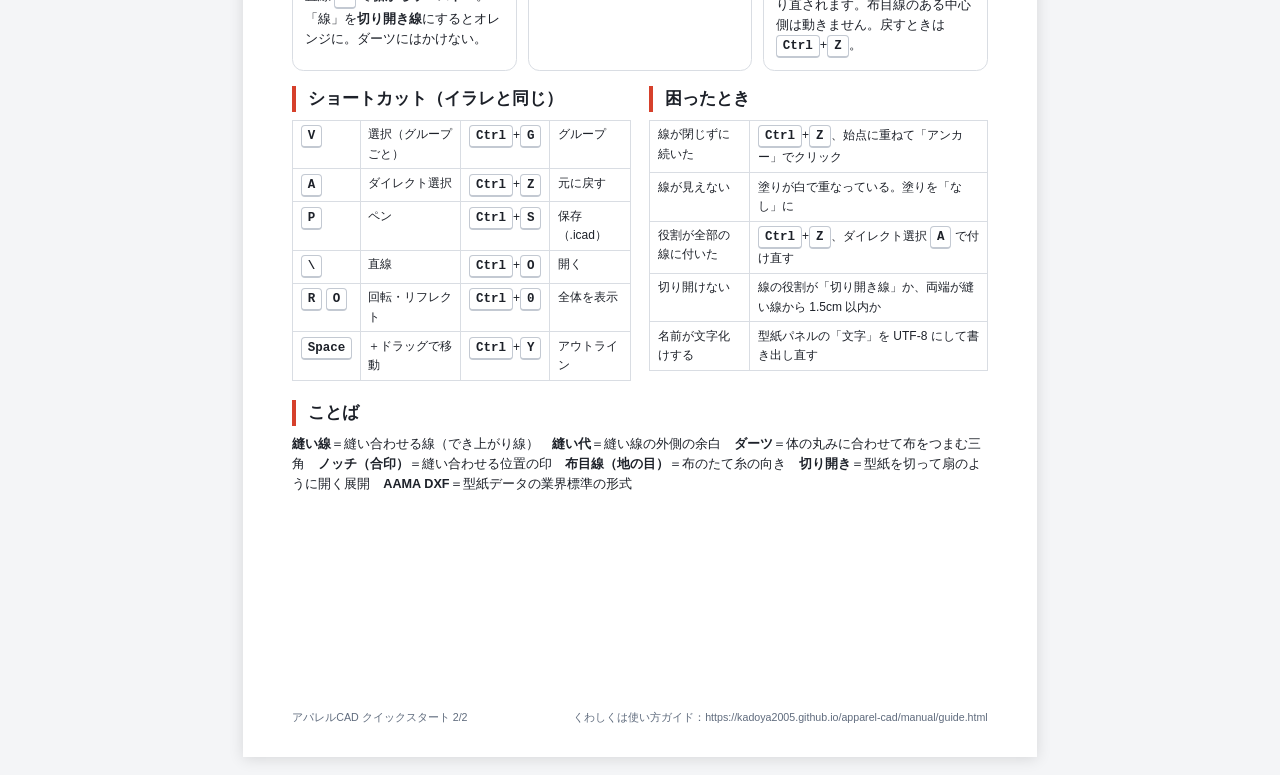
<file: manual/quickstart.html>
<!doctype html>
<html lang="ja">
<head>
<meta charset="utf-8">
<meta name="viewport" content="width=device-width, initial-scale=1">
<title>クイックスタート｜アパレルCAD マニュアル</title>
<link rel="stylesheet" href="style.css?v=13">
<style>
/* A4 2 枚。画面では紙のように並べ、印刷ではそのまま 2 ページになる */
.sheet { width: 210mm; min-height: 297mm; margin: 18px auto; background: #fff; padding: 12mm 13mm; box-shadow: 0 2px 14px rgba(0, 0, 0, .12); font-size: 10.5pt; line-height: 1.6; position: relative; }
.sheet h2 { margin: 0; font-size: 19pt; letter-spacing: .02em; }
.sheet .url { font-size: 9.5pt; color: var(--dim); margin: 1mm 0 4mm; }
.sheet .url b { color: var(--ink); }
.sheet h3 { font-size: 12.5pt; margin: 4mm 0 2mm; padding-left: 3mm; border-left: 4px solid var(--acc); }
.cards { display: grid; grid-template-columns: 1fr 1fr; gap: 4mm; }
.card { border: 1px solid var(--line); border-radius: 3mm; padding: 3mm; break-inside: avoid; }
.card .hd { display: flex; align-items: center; gap: 2.5mm; font-weight: 700; font-size: 11.5pt; margin-bottom: 1.5mm; }
.card .hd i { flex: none; width: 7mm; height: 7mm; border-radius: 50%; background: var(--ink); color: #fff; font-style: normal; display: flex; align-items: center; justify-content: center; font-size: 10.5pt; }
.card p { margin: 1.5mm 0 0; font-size: 9.5pt; }
.card figure { margin: 0; }
.card figure .shot { margin-left: 0; border-radius: 2mm; box-shadow: none; }
.card figure .shot .clip { border-radius: 2mm; }
.card figure .shot .mk { border-width: 2px; }
.card figure .shot .mk i { width: 18px; height: 18px; font-size: 10.5px; line-height: 18px; }
.sheet table.t { font-size: 9pt; margin: 1mm 0; }
.sheet table.t th, .sheet table.t td { padding: 1.2mm 2mm; }
.row3 { display: grid; grid-template-columns: 1fr 1fr 1fr; gap: 3mm; }
.two { display: grid; grid-template-columns: 1fr 1fr; gap: 5mm; }
.foot { position: absolute; left: 13mm; right: 13mm; bottom: 8mm; font-size: 8pt; color: var(--dim); display: flex; justify-content: space-between; }
.keys td:nth-child(odd) { white-space: nowrap; width: 1%; }
.sheet kbd { white-space: nowrap; }
@media screen and (max-width: 820px) {
  .sheet { width: auto; min-height: 0; margin: 10px; padding: 16px; }
  .cards, .row3, .two { grid-template-columns: 1fr; }
  .foot { position: static; margin-top: 12px; }
}
@media print {
  @page { size: A4; margin: 0; }
  body { background: #fff; }
  .top { display: none; }
  .sheet { margin: 0; box-shadow: none; page-break-after: always; height: 297mm; overflow: hidden; }
}
</style>
</head>
<body>
<header class="top">
  <h1>アパレルCAD マニュアル<small>型紙CAD の試作（ver 11）</small></h1>
  <nav>
    <a href="concept.html">概要</a>
    <a href="quickstart.html" class="on">クイックスタート</a>
    <a href="tutorial.html">見本ができるまで</a>
    <a href="guide.html">使い方ガイド</a>
    <a href="index.html">画面の場所</a>
  </nav>
  <span class="grow"></span>
  <span class="pdfs">PDF：<a href="concept.pdf" target="_blank">概要</a><a href="quickstart.pdf" target="_blank">クイックスタート</a><a href="tutorial.pdf" target="_blank">見本ができるまで</a><a href="guide.pdf" target="_blank">ガイド</a></span>
  <span class="sub">A4 2 枚で印刷できます（Ctrl+P）</span>
</header>

<!-- 1 枚目：型紙を作って書き出すまで -->
<div class="sheet">
  <h2>アパレルCAD クイックスタート</h2>
  <p class="url">すぐ試す：<b>https://kadoya2005.github.io/apparel-cad/</b>（Chrome か Edge で開くだけ）　マニュアル：<b>https://kadoya2005.github.io/apparel-cad/manual/</b></p>

  <h3>型紙を作って書き出すまで</h3>
  <div class="cards">
    <div class="card">
      <div class="hd"><i>1</i>開いて、見本を出す</div>
      <figure data-shot="panel" data-crop="0,0,249,112" data-marks="sample:1"></figure>
      <p>アプリを開き、右上の型紙パネルの <b>「見本を開く」</b>。タイトスカートの前・後ろ（半身）が出ます。</p>
    </div>
    <div class="card">
      <div class="hd"><i>2</i>ペンで線を描く</div>
      <figure data-shot="pen" data-crop="0,100,1100,740" data-marks="tool:1,start:2"></figure>
      <p>ペン <kbd>P</kbd>：クリックで角、ドラッグで曲線。<b>始点に重ねて「アンカー」と出たらクリック</b>して閉じる。布目線とノッチは直線 <kbd>\</kbd>。</p>
    </div>
    <div class="card">
      <div class="hd"><i>3</i>1 枚の型紙にまとめる</div>
      <figure data-shot="role" data-crop="1150,52,290,104" data-marks="patRole:1,patName:2,patQty:3"></figure>
      <p>1 枚分の線を全部選んで <kbd>Ctrl</kbd>+<kbd>G</kbd>。<b>ダイレクト選択 <kbd>A</kbd></b> で線を 1 本ずつ選び、①で役割、②③で名前と枚数を入れる。</p>
    </div>
    <div class="card">
      <div class="hd"><i>4</i>AAMA DXF に書き出す</div>
      <figure data-shot="panel" data-crop="0,108,249,124" data-marks="notch:1,enc:2,aama:3"></figure>
      <p>③ <b>「AAMA DXF 書き出し」</b>で、型紙が全部 1 つの <code>.dxf</code>（mm）に。CREACOMPO II などの型紙CAD にドラッグ＆ドロップで開きます。</p>
    </div>
  </div>

  <h3>線の役割</h3>
  <table class="t">
    <tr><th>役割</th><th>意味</th><th>DXF</th><th>役割</th><th>意味</th><th>DXF</th></tr>
    <tr><td><span class="sw" style="color:#1d2129"></span>輪郭</td><td>布を裁つ線（縫い代を含む）</td><td>画層 1</td><td><span class="sw" style="color:#d93a2b"></span>布目線</td><td>型紙を置く向き</td><td>画層 7</td></tr>
    <tr><td><span class="sw" style="color:#8a94a6"></span>縫い線</td><td>縫い合わせる線</td><td>画層 14</td><td><span class="dot" style="background:#0f9d58"></span>ノッチ</td><td>縫い合わせる位置の印</td><td>画層 4</td></tr>
    <tr><td><span class="sw" style="color:#2f6fff"></span>内部線</td><td>ダーツなど</td><td>画層 8</td><td><span class="sw" style="color:#ff7a00"></span>切り開き線</td><td>展開で切る線（作図用）</td><td>出さない</td></tr>
  </table>
  <p class="note" style="font-size:9pt;margin:2mm 0 0">選択ツール <kbd>V</kbd> でクリックするとグループ全体が選ばれ、役割が全部の線に付きます。役割はダイレクト選択 <kbd>A</kbd> で付けます。<br>役割を決めていない線は、いちばん大きい閉じた線が輪郭、ほかは内部線になります。</p>
  <div class="foot"><span>アパレルCAD クイックスタート 1/2</span><span>非公式のツールです（Adobe Illustrator、CREACOMPO II とは関係ありません）</span></div>
</div>

<!-- 2 枚目：切り開き・ショートカット・困ったとき -->
<div class="sheet">
  <h3 style="margin-top:0">切り開き（タイトスカート → フレアスカート）</h3>
  <div class="row3">
    <div class="card">
      <div class="hd"><i>1</i>切り開き線を引く</div>
      <figure data-shot="slash" data-crop="440,60,700,780" data-marks="lines:1"></figure>
      <p>直線 <kbd>\</kbd> で<b>裾からウエストへ</b>。「線」を<b>切り開き線</b>にするとオレンジに。ダーツにはかけない。</p>
    </div>
    <div class="card">
      <div class="hd"><i>2</i>開く量を入れる</div>
      <figure data-shot="dialog" data-crop="522,360,396,180" data-marks="open:1,seam:2,preview:3"></figure>
      <p>選択 <kbd>V</kbd> で型紙を選び、型紙パネルの<b>「切り開き…」</b>。開く量（裾で mm）と縫い代を入れ、プレビューを見て OK。</p>
    </div>
    <div class="card">
      <div class="hd"><i>3</i>できあがり</div>
      <figure data-shot="flare" data-crop="360,60,720,760"></figure>
      <p>裾が開き、輪郭は縫い代の幅で作り直されます。布目線のある中心側は動きません。戻すときは <kbd>Ctrl</kbd>+<kbd>Z</kbd>。</p>
    </div>
  </div>

  <div class="two">
    <div>
      <h3>ショートカット（イラレと同じ）</h3>
      <table class="t keys">
        <tr><td><kbd>V</kbd></td><td>選択（グループごと）</td><td><kbd>Ctrl</kbd>+<kbd>G</kbd></td><td>グループ</td></tr>
        <tr><td><kbd>A</kbd></td><td>ダイレクト選択</td><td><kbd>Ctrl</kbd>+<kbd>Z</kbd></td><td>元に戻す</td></tr>
        <tr><td><kbd>P</kbd></td><td>ペン</td><td><kbd>Ctrl</kbd>+<kbd>S</kbd></td><td>保存（.icad）</td></tr>
        <tr><td><kbd>\</kbd></td><td>直線</td><td><kbd>Ctrl</kbd>+<kbd>O</kbd></td><td>開く</td></tr>
        <tr><td><kbd>R</kbd> <kbd>O</kbd></td><td>回転・リフレクト</td><td><kbd>Ctrl</kbd>+<kbd>0</kbd></td><td>全体を表示</td></tr>
        <tr><td><kbd>Space</kbd></td><td>＋ドラッグで移動</td><td><kbd>Ctrl</kbd>+<kbd>Y</kbd></td><td>アウトライン</td></tr>
      </table>
    </div>
    <div>
      <h3>困ったとき</h3>
      <table class="t">
        <tr><td>線が閉じずに続いた</td><td><kbd>Ctrl</kbd>+<kbd>Z</kbd>、始点に重ねて「アンカー」でクリック</td></tr>
        <tr><td>線が見えない</td><td>塗りが白で重なっている。塗りを「なし」に</td></tr>
        <tr><td>役割が全部の線に付いた</td><td><kbd>Ctrl</kbd>+<kbd>Z</kbd>、ダイレクト選択 <kbd>A</kbd> で付け直す</td></tr>
        <tr><td>切り開けない</td><td>線の役割が「切り開き線」か、両端が縫い線から 1.5cm 以内か</td></tr>
        <tr><td>名前が文字化けする</td><td>型紙パネルの「文字」を UTF-8 にして書き出し直す</td></tr>
      </table>
    </div>
  </div>

  <h3>ことば</h3>
  <p style="font-size:9.5pt;margin:0"><b>縫い線</b>＝縫い合わせる線（でき上がり線）　<b>縫い代</b>＝縫い線の外側の余白　<b>ダーツ</b>＝体の丸みに合わせて布をつまむ三角　<b>ノッチ（合印）</b>＝縫い合わせる位置の印　<b>布目線（地の目）</b>＝布のたて糸の向き　<b>切り開き</b>＝型紙を切って扇のように開く展開　<b>AAMA DXF</b>＝型紙データの業界標準の形式</p>
  <div class="foot"><span>アパレルCAD クイックスタート 2/2</span><span>くわしくは使い方ガイド：https://kadoya2005.github.io/apparel-cad/manual/guide.html</span></div>
</div>
<script src="shots.js?v=13"></script>
<script src="fig.js?v=13"></script>
</body>
</html>
</file>
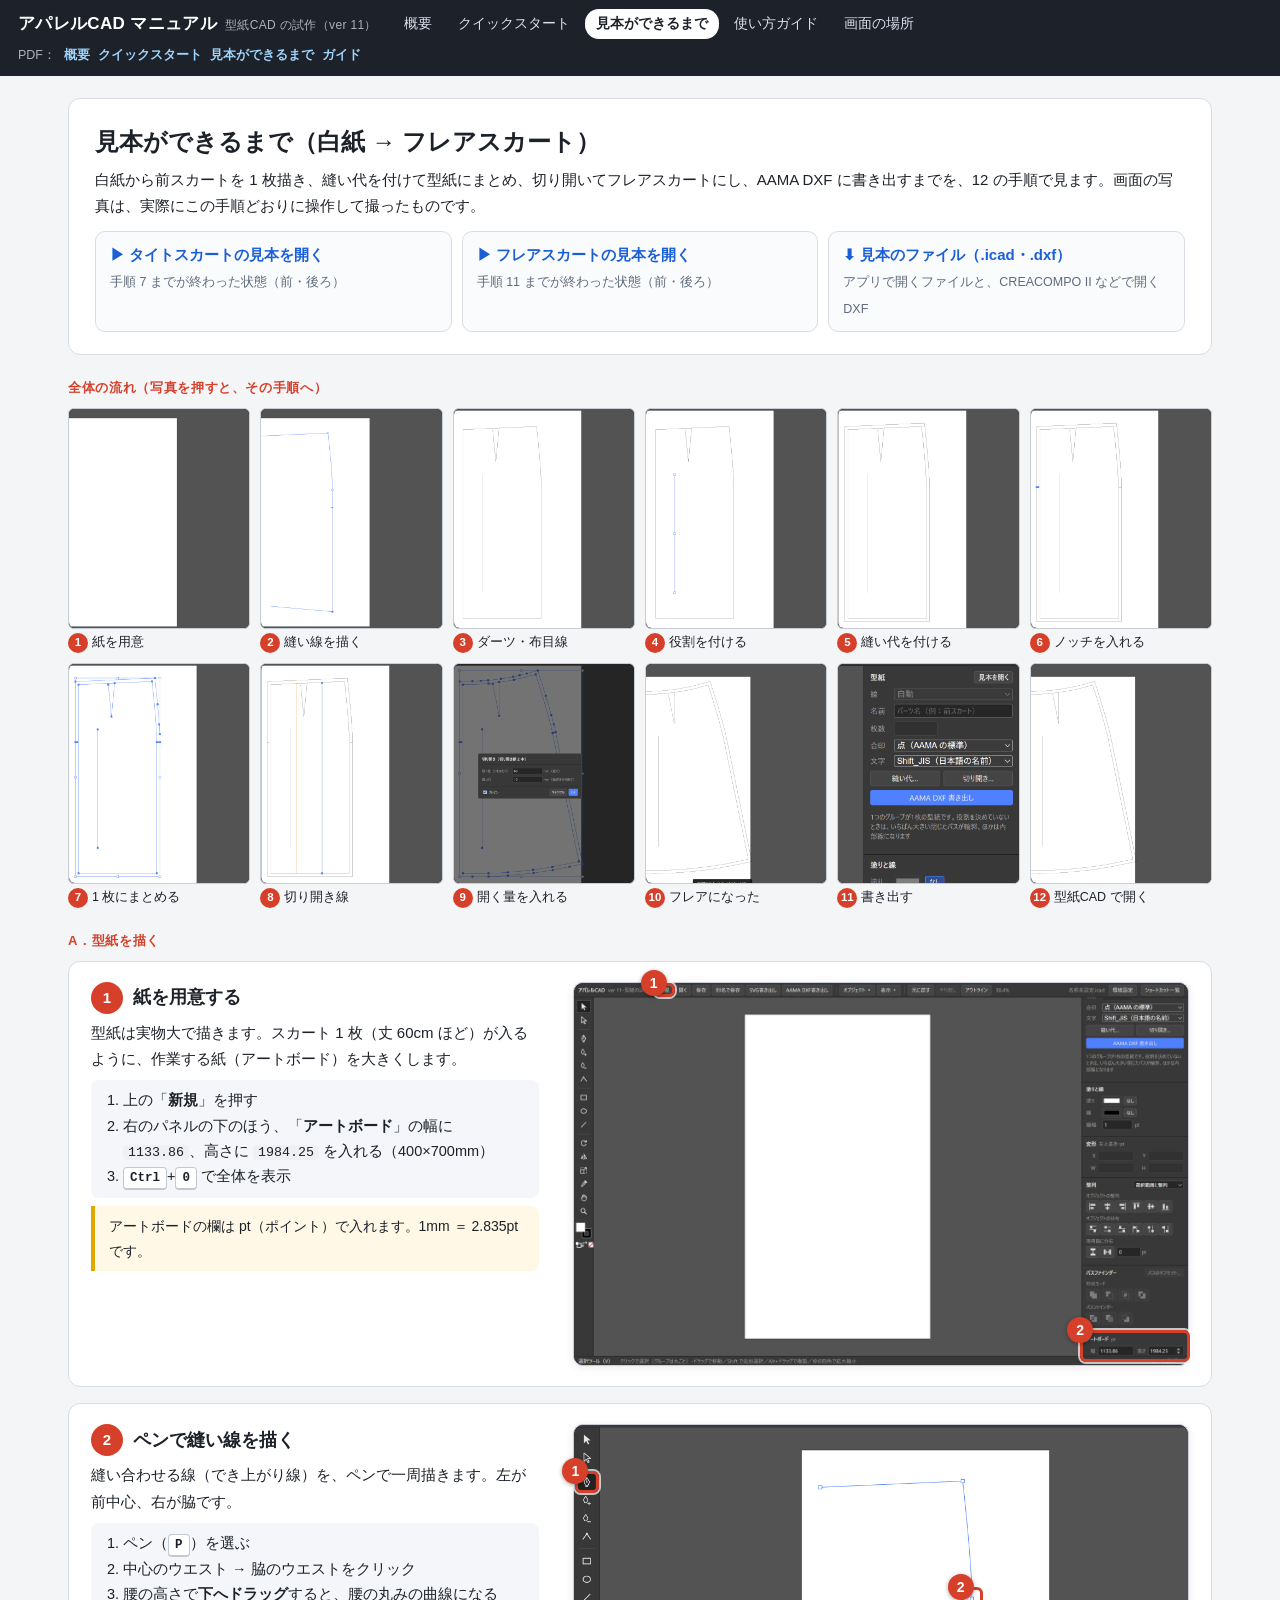
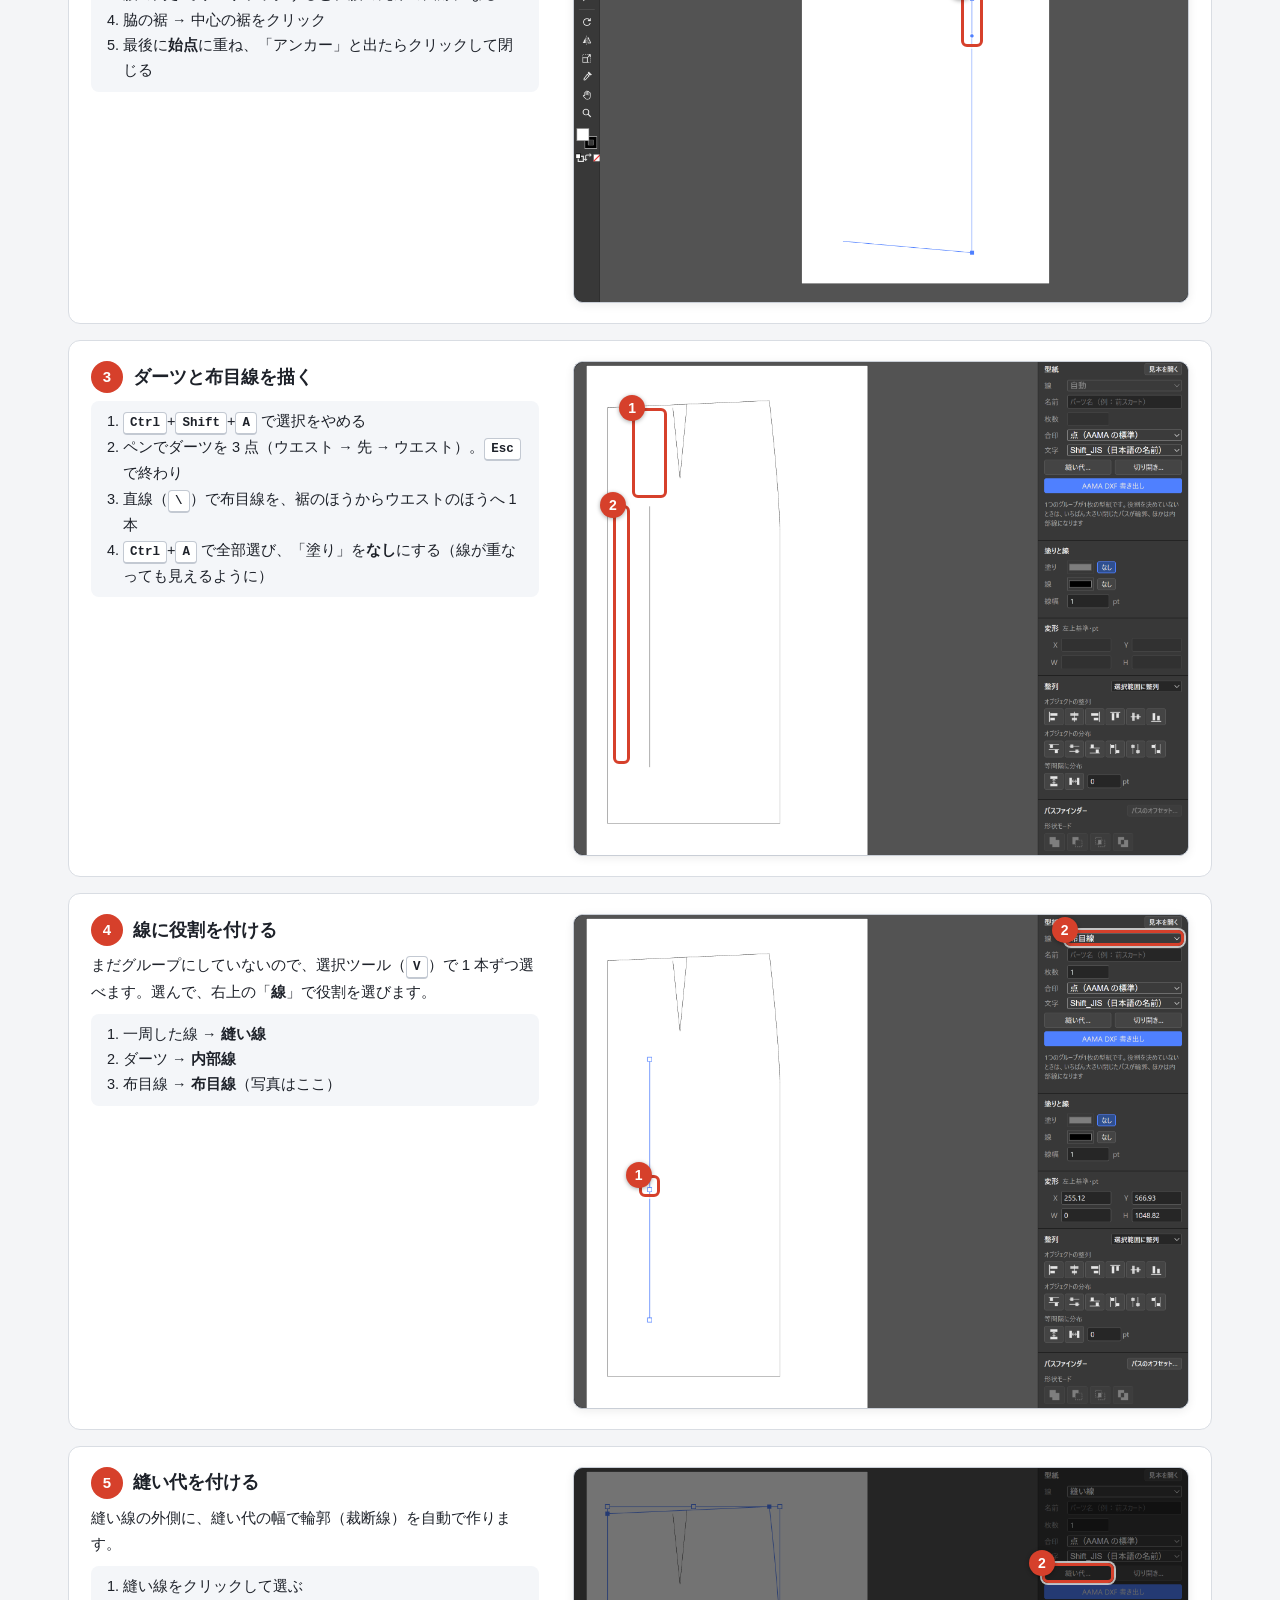
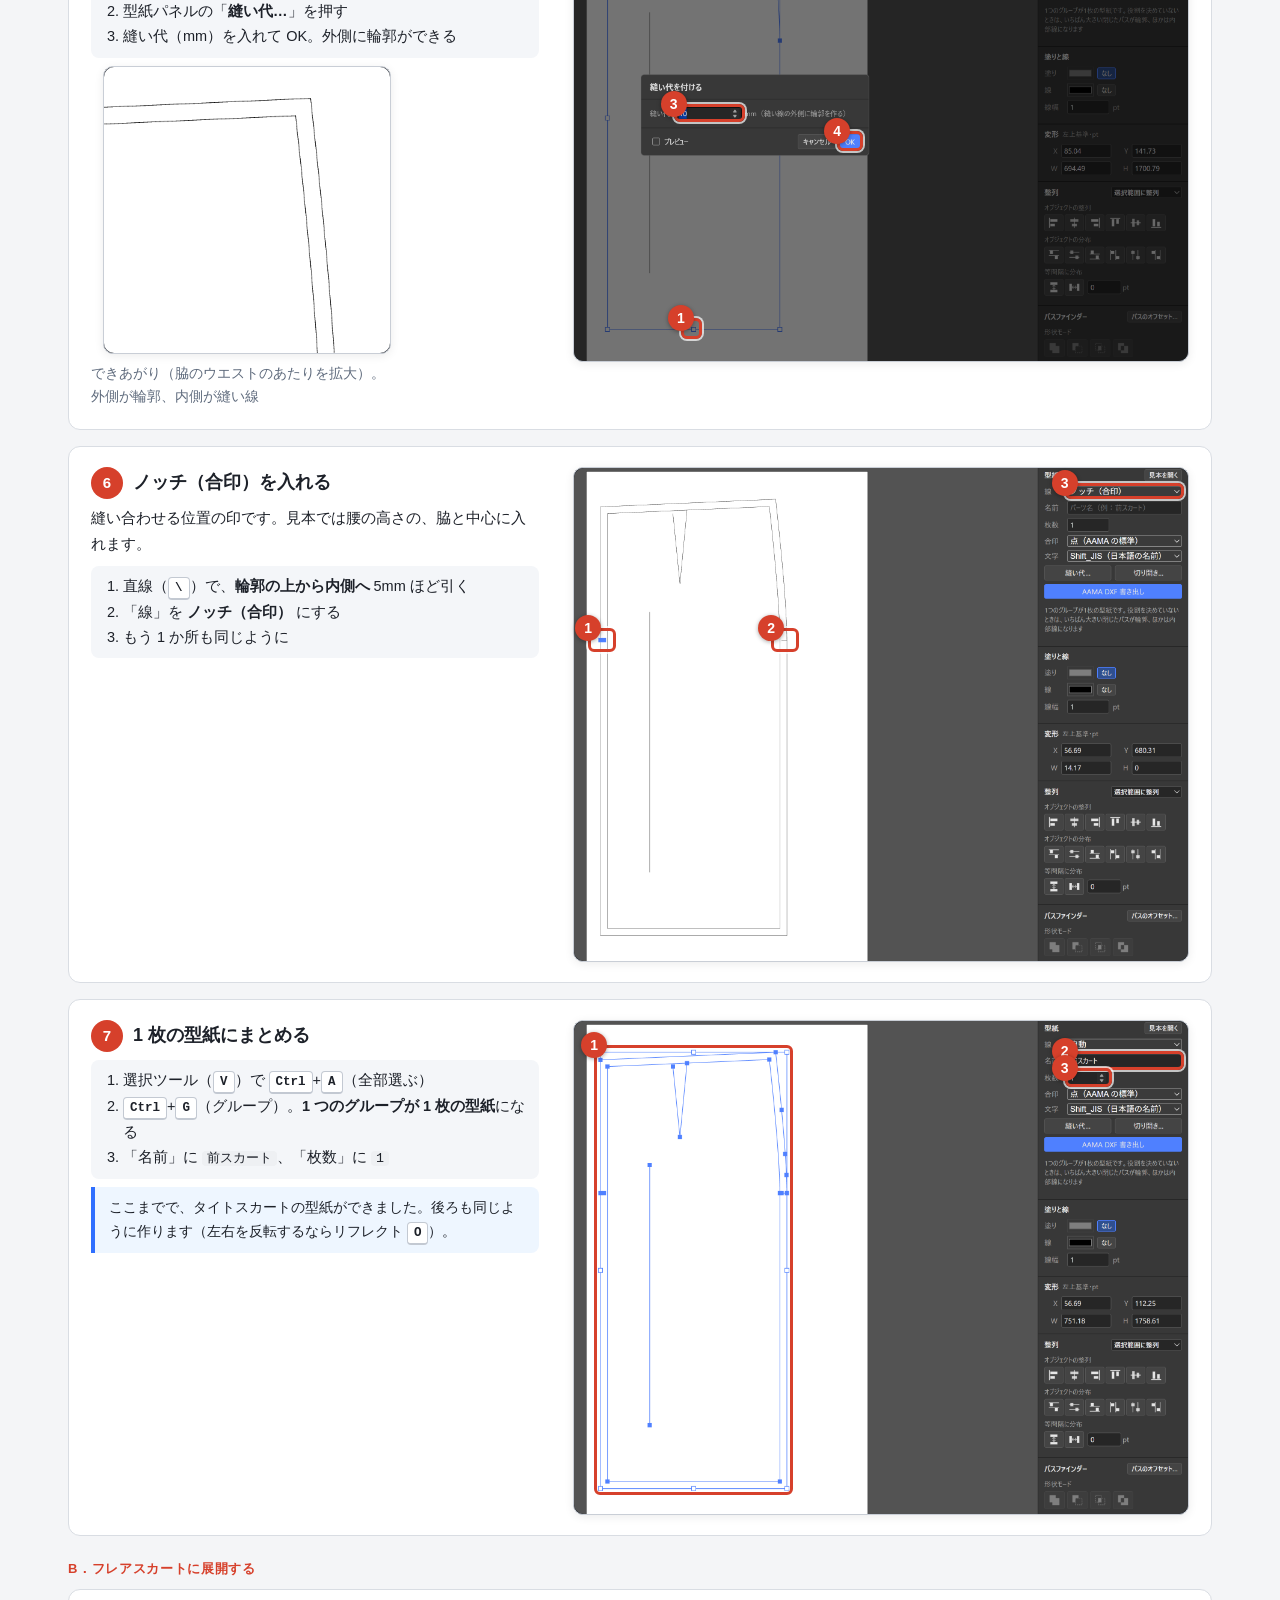
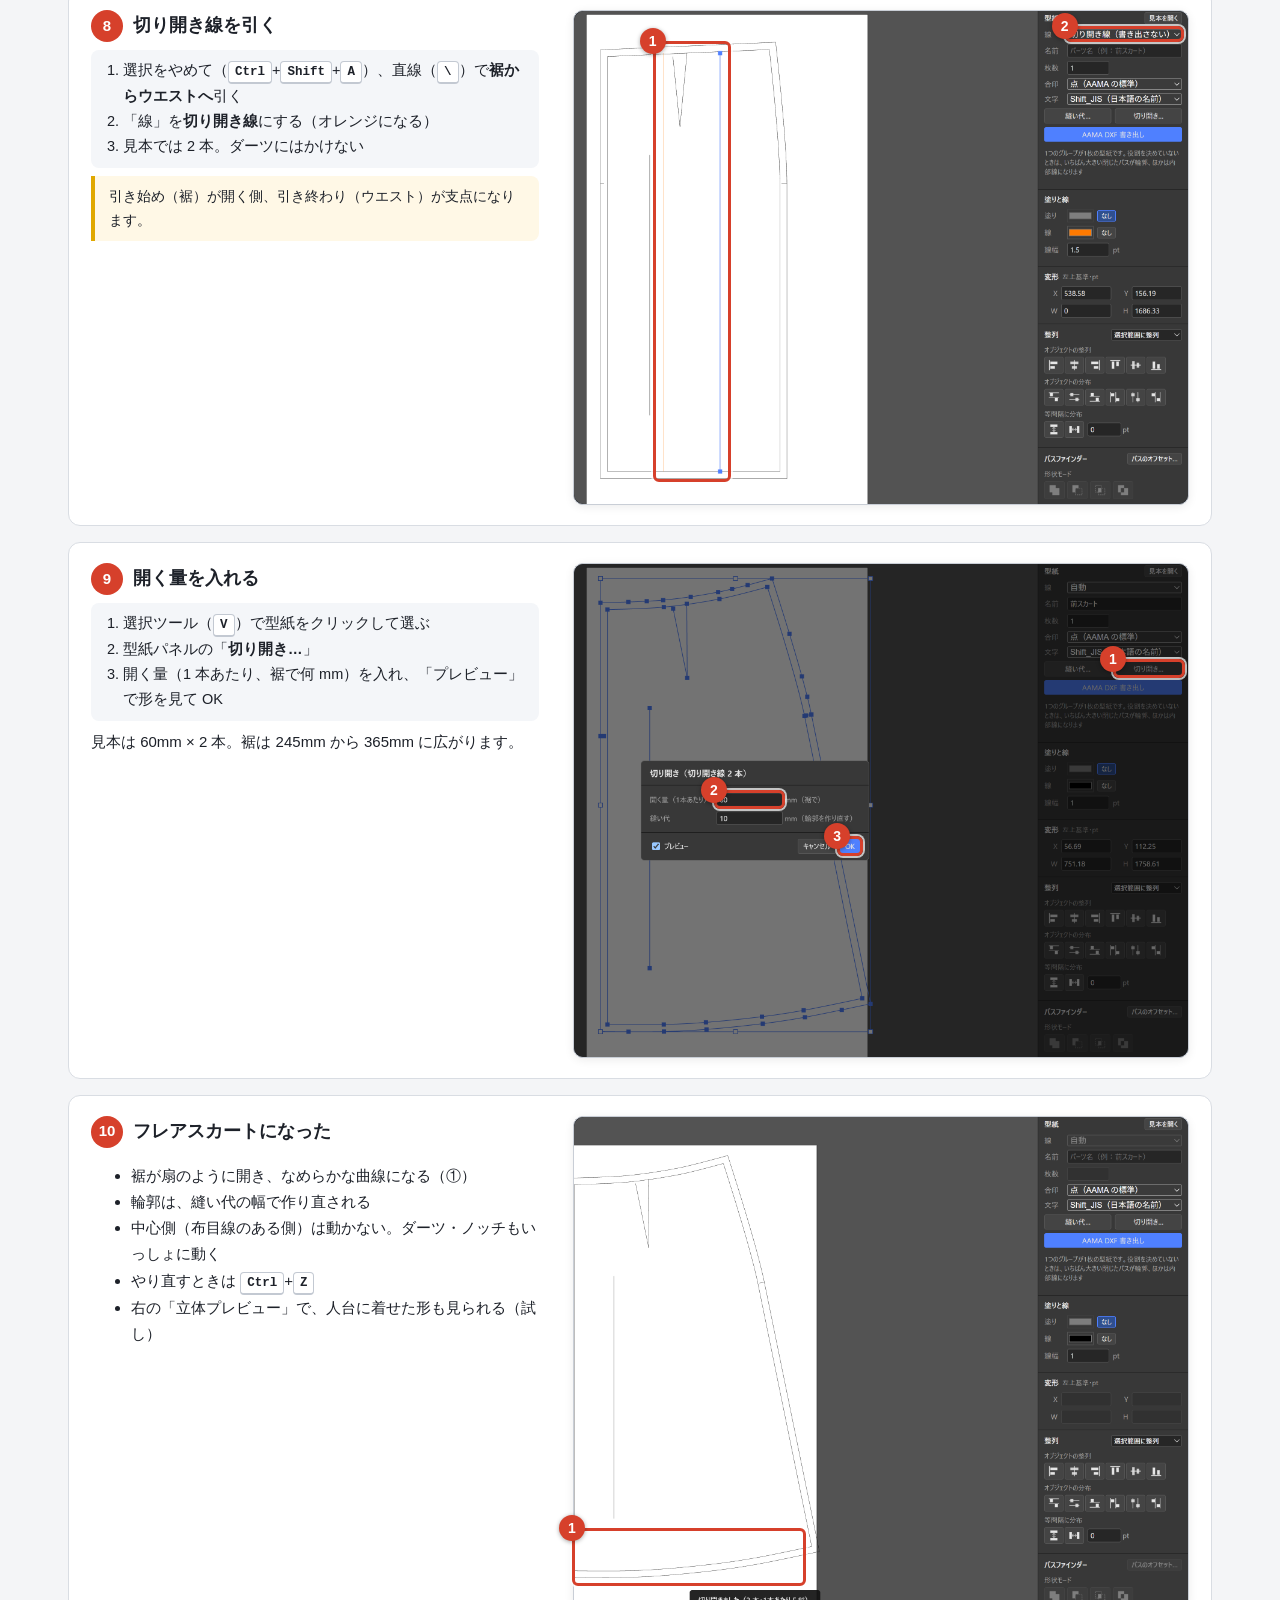
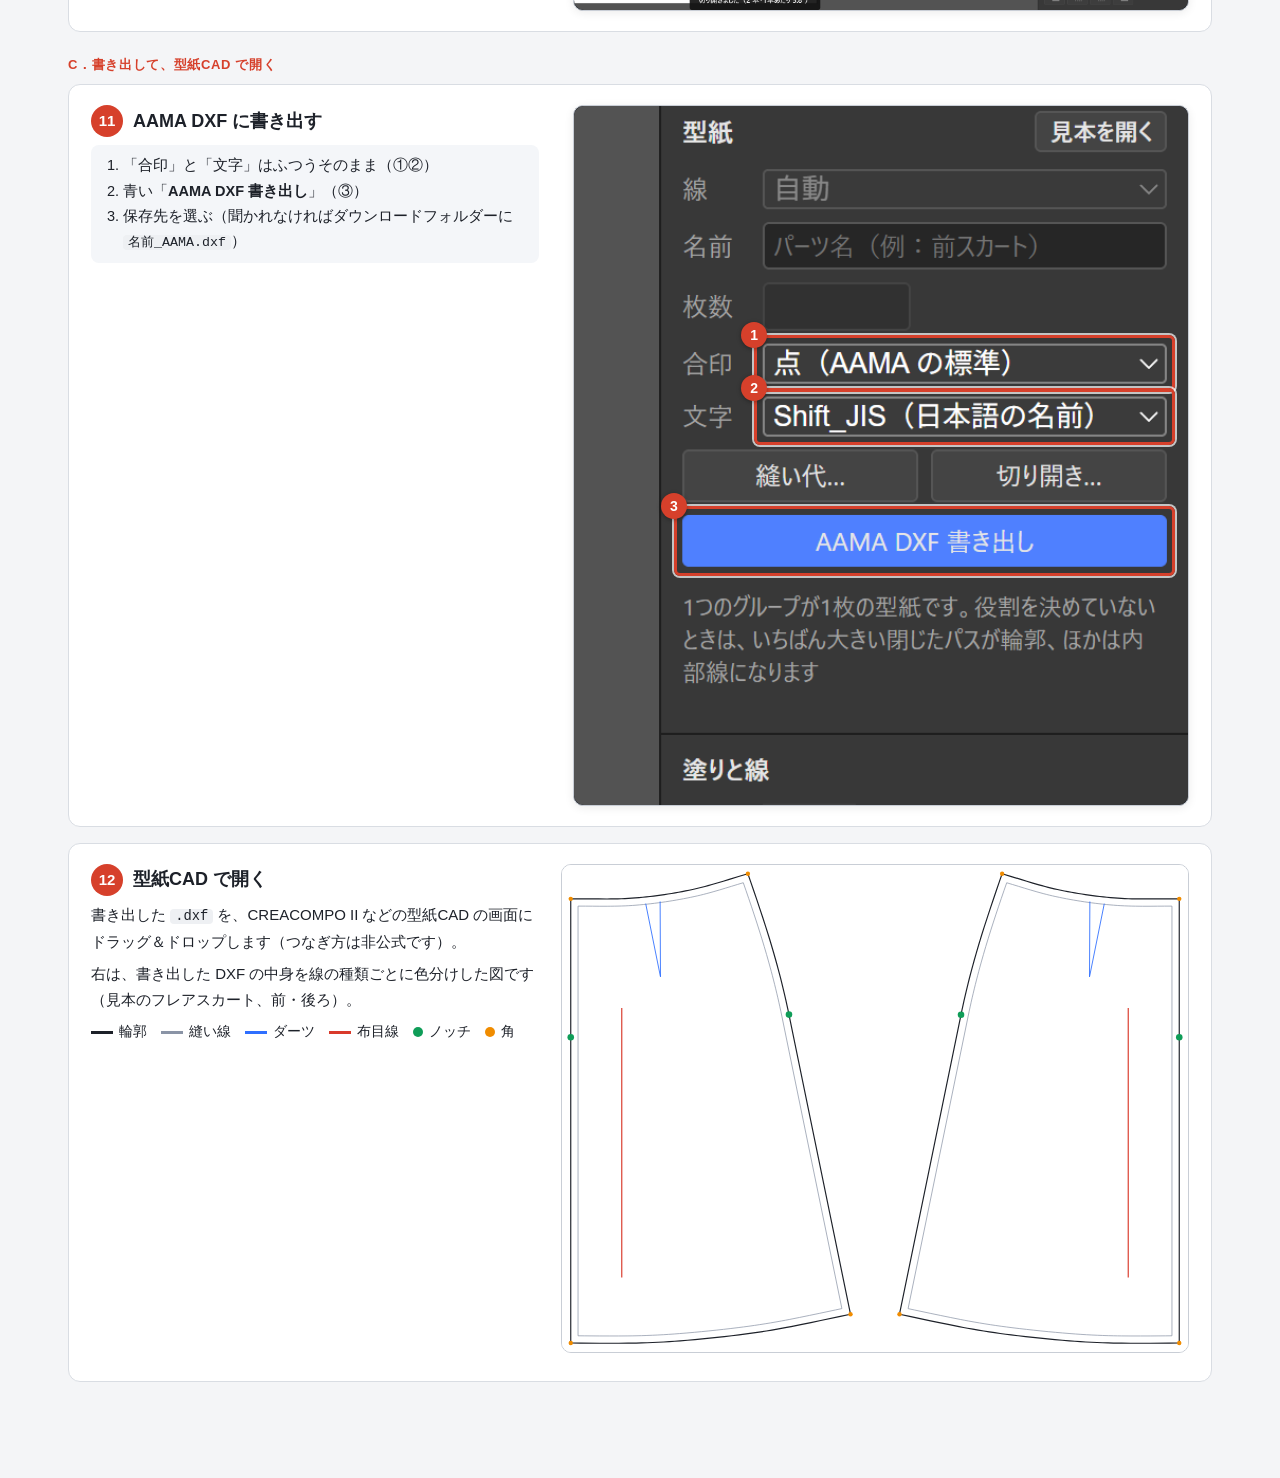
<file: manual/tutorial.html>
<!doctype html>
<html lang="ja">
<head>
<meta charset="utf-8">
<meta name="viewport" content="width=device-width, initial-scale=1">
<title>見本ができるまで｜アパレルCAD マニュアル</title>
<link rel="stylesheet" href="style.css?v=13">
<style>
.wrapT { max-width: 1180px; margin: 0 auto; padding: 22px 18px 80px; }
.hero { background: var(--panel); border: 1px solid var(--line); border-radius: 12px; padding: 22px 26px; margin-bottom: 18px; }
.hero h2 { margin: 0 0 4px; font-size: 24px; }
.hero p { margin: 4px 0; }
.links { display: grid; grid-template-columns: repeat(3, 1fr); gap: 10px; margin-top: 12px; }
.links a { display: block; border: 1px solid var(--line); border-radius: 10px; padding: 10px 14px; text-decoration: none; color: var(--ink); background: #fafbfc; }
.links a:hover { border-color: var(--blue); background: #eef6ff; }
.links a b { display: block; color: #1a5fd6; font-size: 15px; }
.links a span { font-size: 12.5px; color: var(--dim); }
/* 全体の流れ（小さな写真の帯） */
.strip { display: grid; grid-template-columns: repeat(6, 1fr); gap: 10px; margin: 6px 0 18px; }
.strip a { text-decoration: none; color: var(--ink); font-size: 12.5px; line-height: 1.35; }
.strip a figure { margin: 0 0 4px; }
.strip a figure .shot { margin-left: 0; border-radius: 6px; box-shadow: none; }
.strip a figure .shot .clip { border-radius: 6px; }
.strip a b { display: inline-flex; width: 20px; height: 20px; border-radius: 50%; background: var(--acc); color: #fff; font-size: 11.5px; align-items: center; justify-content: center; margin-right: 4px; }
.strip a:hover figure .shot { outline: 2px solid var(--acc); }
/* 手順 */
.step { display: grid; grid-template-columns: minmax(0, 5fr) minmax(0, 7fr); gap: 22px; background: var(--panel); border: 1px solid var(--line); border-radius: 12px; padding: 20px 22px; margin-bottom: 16px; scroll-margin-top: 70px; }
.step .txt h3 { margin: 0 0 6px; font-size: 18px; display: flex; gap: 10px; align-items: center; }
.step .txt h3 i { flex: none; font-style: normal; width: 32px; height: 32px; border-radius: 50%; background: var(--acc); color: #fff; display: inline-flex; align-items: center; justify-content: center; font-size: 15px; }
.step .txt p { margin: 6px 0; }
.step .txt .do { background: #f4f6f9; border-radius: 8px; padding: 8px 12px; margin: 8px 0; font-size: 14.5px; }
.step .txt .do ol { margin: 0; padding-left: 20px; }
.step figure { margin: 0; }
.part { break-after: avoid; font-size: 13px; font-weight: 700; color: var(--acc); letter-spacing: .05em; margin: 22px 0 8px; }
@media screen and (max-width: 900px) {
  .links { grid-template-columns: 1fr; }
  .strip { grid-template-columns: repeat(3, 1fr); }
  .step { grid-template-columns: 1fr; padding: 16px; }
}
@media print {
  .wrapT { padding: 0; }
  .hero, .step { border: 0; padding: 0 0 4mm; }
  .step { grid-template-columns: minmax(0, 5fr) minmax(0, 7fr); break-inside: avoid; }
  .strip { grid-template-columns: repeat(6, 1fr); }
}
</style>
</head>
<body>
<header class="top">
  <h1>アパレルCAD マニュアル<small>型紙CAD の試作（ver 11）</small></h1>
  <nav>
    <a href="concept.html">概要</a>
    <a href="quickstart.html">クイックスタート</a>
    <a href="tutorial.html" class="on">見本ができるまで</a>
    <a href="guide.html">使い方ガイド</a>
    <a href="index.html">画面の場所</a>
  </nav>
  <span class="grow"></span>
  <span class="pdfs">PDF：<a href="concept.pdf" target="_blank">概要</a><a href="quickstart.pdf" target="_blank">クイックスタート</a><a href="tutorial.pdf" target="_blank">見本ができるまで</a><a href="guide.pdf" target="_blank">ガイド</a></span>
</header>

<div class="wrapT">
  <section class="hero">
    <h2>見本ができるまで（白紙 → フレアスカート）</h2>
    <p>白紙から前スカートを 1 枚描き、縫い代を付けて型紙にまとめ、切り開いてフレアスカートにし、AAMA DXF に書き出すまでを、12 の手順で見ます。画面の写真は、実際にこの手順どおりに操作して撮ったものです。</p>
    <div class="links">
      <a href="https://kadoya2005.github.io/apparel-cad/?sample=tight" target="_blank"><b>▶ タイトスカートの見本を開く</b><span>手順 7 までが終わった状態（前・後ろ）</span></a>
      <a href="https://kadoya2005.github.io/apparel-cad/?sample=flare" target="_blank"><b>▶ フレアスカートの見本を開く</b><span>手順 11 までが終わった状態（前・後ろ）</span></a>
      <a href="https://github.com/kadoya2005/apparel-cad/tree/main/samples" target="_blank"><b>⬇ 見本のファイル（.icad・.dxf）</b><span>アプリで開くファイルと、CREACOMPO II などで開く DXF</span></a>
    </div>
  </section>

  <div class="part">全体の流れ（写真を押すと、その手順へ）</div>
  <div class="strip">
    <a href="#s1"><figure data-shot="t01" data-crop="440,40,660,800"></figure><b>1</b>紙を用意</a>
    <a href="#s2"><figure data-shot="t02" data-crop="440,40,660,800"></figure><b>2</b>縫い線を描く</a>
    <a href="#s3"><figure data-shot="t03" data-crop="440,40,660,800"></figure><b>3</b>ダーツ・布目線</a>
    <a href="#s4"><figure data-shot="t04" data-crop="440,40,660,800"></figure><b>4</b>役割を付ける</a>
    <a href="#s5"><figure data-shot="t06" data-crop="440,40,660,800"></figure><b>5</b>縫い代を付ける</a>
    <a href="#s6"><figure data-shot="t07" data-crop="440,40,660,800"></figure><b>6</b>ノッチを入れる</a>
    <a href="#s7"><figure data-shot="t08" data-crop="440,40,660,800"></figure><b>7</b>1 枚にまとめる</a>
    <a href="#s8"><figure data-shot="t09" data-crop="440,40,660,800"></figure><b>8</b>切り開き線</a>
    <a href="#s9"><figure data-shot="t10" data-crop="440,40,660,800"></figure><b>9</b>開く量を入れる</a>
    <a href="#s10"><figure data-shot="t11" data-crop="440,40,660,800"></figure><b>10</b>フレアになった</a>
    <a href="#s11"><figure data-shot="t12" data-crop="1150,30,290,352"></figure><b>11</b>書き出す</a>
    <a href="#s12"><figure data-shot="t12" data-crop="440,40,660,800"></figure><b>12</b>型紙CAD で開く</a>
  </div>

  <div class="part">A．型紙を描く</div>
  <section class="step" id="s1">
    <div class="txt">
      <h3><i>1</i>紙を用意する</h3>
      <p>型紙は実物大で描きます。スカート 1 枚（丈 60cm ほど）が入るように、作業する紙（アートボード）を大きくします。</p>
      <div class="do"><ol>
        <li>上の「<b>新規</b>」を押す</li>
        <li>右のパネルの下のほう、「<b>アートボード</b>」の幅に <code>1133.86</code>、高さに <code>1984.25</code> を入れる（400×700mm）</li>
        <li><kbd>Ctrl</kbd>+<kbd>0</kbd> で全体を表示</li>
      </ol></div>
      <p class="note">アートボードの欄は pt（ポイント）で入れます。1mm ＝ 2.835pt です。</p>
    </div>
    <figure data-shot="t01" data-marks="new:1,board:2"></figure>
  </section>

  <section class="step" id="s2">
    <div class="txt">
      <h3><i>2</i>ペンで縫い線を描く</h3>
      <p>縫い合わせる線（でき上がり線）を、ペンで一周描きます。左が前中心、右が脇です。</p>
      <div class="do"><ol>
        <li>ペン（<kbd>P</kbd>）を選ぶ</li>
        <li>中心のウエスト → 脇のウエストをクリック</li>
        <li>腰の高さで<b>下へドラッグ</b>すると、腰の丸みの曲線になる</li>
        <li>脇の裾 → 中心の裾をクリック</li>
        <li>最後に<b>始点</b>に重ね、「アンカー」と出たらクリックして閉じる</li>
      </ol></div>
    </div>
    <figure data-shot="t02" data-crop="0,30,1080,840" data-marks="tool:1,curve:2"></figure>
  </section>

  <section class="step" id="s3">
    <div class="txt">
      <h3><i>3</i>ダーツと布目線を描く</h3>
      <div class="do"><ol>
        <li><kbd>Ctrl</kbd>+<kbd>Shift</kbd>+<kbd>A</kbd> で選択をやめる</li>
        <li>ペンでダーツを 3 点（ウエスト → 先 → ウエスト）。<kbd>Esc</kbd> で終わり</li>
        <li>直線（<kbd>\</kbd>）で布目線を、裾のほうからウエストのほうへ 1 本</li>
        <li><kbd>Ctrl</kbd>+<kbd>A</kbd> で全部選び、「塗り」を<b>なし</b>にする（線が重なっても見えるように）</li>
      </ol></div>
    </div>
    <figure data-shot="t03" data-crop="420,40,1020,820" data-marks="dart:1,grain:2"></figure>
  </section>

  <section class="step" id="s4">
    <div class="txt">
      <h3><i>4</i>線に役割を付ける</h3>
      <p>まだグループにしていないので、選択ツール（<kbd>V</kbd>）で 1 本ずつ選べます。選んで、右上の「<b>線</b>」で役割を選びます。</p>
      <div class="do"><ol>
        <li>一周した線 → <b>縫い線</b></li>
        <li>ダーツ → <b>内部線</b></li>
        <li>布目線 → <b>布目線</b>（写真はここ）</li>
      </ol></div>
    </div>
    <figure data-shot="t04" data-crop="420,40,1020,820" data-marks="line:1,patRole:2"></figure>
  </section>

  <section class="step" id="s5">
    <div class="txt">
      <h3><i>5</i>縫い代を付ける</h3>
      <p>縫い線の外側に、縫い代の幅で輪郭（裁断線）を自動で作ります。</p>
      <div class="do"><ol>
        <li>縫い線をクリックして選ぶ</li>
        <li>型紙パネルの「<b>縫い代…</b>」を押す</li>
        <li>縫い代（mm）を入れて OK。外側に輪郭ができる</li>
      </ol></div>
      <figure data-shot="t06" data-crop="610,70,200,200" style="max-width:300px"><figcaption>できあがり（脇のウエストのあたりを拡大）。外側が輪郭、内側が縫い線</figcaption></figure>
    </div>
    <figure data-shot="t05" data-crop="420,40,1020,820" data-marks="line:1,seam:2,field:3,ok:4"></figure>
  </section>

  <section class="step" id="s6">
    <div class="txt">
      <h3><i>6</i>ノッチ（合印）を入れる</h3>
      <p>縫い合わせる位置の印です。見本では腰の高さの、脇と中心に入れます。</p>
      <div class="do"><ol>
        <li>直線（<kbd>\</kbd>）で、<b>輪郭の上から内側へ</b> 5mm ほど引く</li>
        <li>「線」を <b>ノッチ（合印）</b> にする</li>
        <li>もう 1 か所も同じように</li>
      </ol></div>
    </div>
    <figure data-shot="t07" data-crop="420,40,1020,820" data-marks="n2:1,n1:2,patRole:3"></figure>
  </section>

  <section class="step" id="s7">
    <div class="txt">
      <h3><i>7</i>1 枚の型紙にまとめる</h3>
      <div class="do"><ol>
        <li>選択ツール（<kbd>V</kbd>）で <kbd>Ctrl</kbd>+<kbd>A</kbd>（全部選ぶ）</li>
        <li><kbd>Ctrl</kbd>+<kbd>G</kbd>（グループ）。<b>1 つのグループが 1 枚の型紙</b>になる</li>
        <li>「名前」に <code>前スカート</code>、「枚数」に <code>1</code></li>
      </ol></div>
      <p class="tip">ここまでで、タイトスカートの型紙ができました。後ろも同じように作ります（左右を反転するならリフレクト <kbd>O</kbd>）。</p>
    </div>
    <figure data-shot="t08" data-crop="420,40,1020,820" data-marks="piece:1,name:2,qty:3"></figure>
  </section>

  <div class="part">B．フレアスカートに展開する</div>
  <section class="step" id="s8">
    <div class="txt">
      <h3><i>8</i>切り開き線を引く</h3>
      <div class="do"><ol>
        <li>選択をやめて（<kbd>Ctrl</kbd>+<kbd>Shift</kbd>+<kbd>A</kbd>）、直線（<kbd>\</kbd>）で<b>裾からウエストへ</b>引く</li>
        <li>「線」を<b>切り開き線</b>にする（オレンジになる）</li>
        <li>見本では 2 本。ダーツにはかけない</li>
      </ol></div>
      <p class="note">引き始め（裾）が開く側、引き終わり（ウエスト）が支点になります。</p>
    </div>
    <figure data-shot="t09" data-crop="420,40,1020,820" data-marks="lines:1,patRole:2"></figure>
  </section>

  <section class="step" id="s9">
    <div class="txt">
      <h3><i>9</i>開く量を入れる</h3>
      <div class="do"><ol>
        <li>選択ツール（<kbd>V</kbd>）で型紙をクリックして選ぶ</li>
        <li>型紙パネルの「<b>切り開き…</b>」</li>
        <li>開く量（1 本あたり、裾で何 mm）を入れ、「プレビュー」で形を見て OK</li>
      </ol></div>
      <p>見本は 60mm × 2 本。裾は 245mm から 365mm に広がります。</p>
    </div>
    <figure data-shot="t10" data-crop="420,40,1020,820" data-marks="spread:1,open:2,ok:3"></figure>
  </section>

  <section class="step" id="s10">
    <div class="txt">
      <h3><i>10</i>フレアスカートになった</h3>
      <ul>
        <li>裾が扇のように開き、なめらかな曲線になる（①）</li>
        <li>輪郭は、縫い代の幅で作り直される</li>
        <li>中心側（布目線のある側）は動かない。ダーツ・ノッチもいっしょに動く</li>
        <li>やり直すときは <kbd>Ctrl</kbd>+<kbd>Z</kbd></li>
        <li>右の「立体プレビュー」で、人台に着せた形も見られる（試し）</li>
      </ul>
    </div>
    <figure data-shot="t11" data-crop="420,40,1020,820" data-marks="hem:1"></figure>
  </section>

  <div class="part">C．書き出して、型紙CAD で開く</div>
  <section class="step" id="s11">
    <div class="txt">
      <h3><i>11</i>AAMA DXF に書き出す</h3>
      <div class="do"><ol>
        <li>「合印」と「文字」はふつうそのまま（①②）</li>
        <li>青い「<b>AAMA DXF 書き出し</b>」（③）</li>
        <li>保存先を選ぶ（聞かれなければダウンロードフォルダーに <code>名前_AAMA.dxf</code>）</li>
      </ol></div>
    </div>
    <figure data-shot="t12" data-crop="1150,40,290,330" data-marks="notch:1,enc:2,aama:3"></figure>
  </section>

  <section class="step" id="s12">
    <div class="txt">
      <h3><i>12</i>型紙CAD で開く</h3>
      <p>書き出した <code>.dxf</code> を、CREACOMPO II などの型紙CAD の画面にドラッグ＆ドロップします（つなぎ方は非公式です）。</p>
      <p>右は、書き出した DXF の中身を線の種類ごとに色分けした図です（見本のフレアスカート、前・後ろ）。</p>
      <p style="font-size:13.5px">
        <span class="sw" style="color:#1d2129"></span>輪郭　<span class="sw" style="color:#8a94a6"></span>縫い線　<span class="sw" style="color:#2f6fff"></span>ダーツ　<span class="sw" style="color:#d93a2b"></span>布目線　<span class="dot" style="background:#0f9d58"></span>ノッチ　<span class="dot" style="background:#f08c00"></span>角
      </p>
    </div>
    <figure><img class="zoomable" src="img/dxf-flare.svg" alt="書き出した DXF の中身" style="width:100%;border:1px solid #c9ced6;border-radius:10px;background:#fff"></figure>
  </section>
</div>
<script src="shots.js?v=13"></script>
<script src="fig.js?v=13"></script>
</body>
</html>
</file>
<file: style.css>
:root {
  --bg: #2b2b2b;
  --panel: #383838;
  --panel2: #444;
  --line: #1e1e1e;
  --text: #e6e6e6;
  --muted: #a5a5a5;
  --accent: #4f80ff;
  --stage: #535353;
  color-scheme: dark;
}
* { box-sizing: border-box; }
html, body { height: 100%; margin: 0; }
body {
  background: var(--bg);
  color: var(--text);
  font: 12px/1.4 system-ui, "Segoe UI", "Yu Gothic UI", "Meiryo", sans-serif;
  display: grid;
  grid-template-columns: 46px 1fr 250px;
  grid-template-rows: 34px 1fr 24px;
  grid-template-areas: "top top top" "tools stage panels" "status status status";
  overflow: hidden;
  user-select: none;
}
body.nopanels { grid-template-columns: 0 1fr 0; }
body.nopanels #toolbar, body.nopanels #panels { display: none; }
body.nopanelsR { grid-template-columns: 46px 1fr 0; }
body.nopanelsR #panels { display: none; }

button {
  font: inherit; color: var(--text); background: var(--panel2);
  border: 1px solid #555; border-radius: 3px; padding: 3px 8px; cursor: pointer;
}
button:hover { background: #505050; }
button:disabled { opacity: .4; cursor: default; }
button.on { background: #2f4f8f; border-color: var(--accent); }
input[type=number], input[type=text] {
  font: inherit; color: var(--text); background: #262626; border: 1px solid #555;
  border-radius: 3px; padding: 2px 4px; width: 100%; min-width: 0;
}
input[type=number]:disabled { opacity: .4; }
input[type=color] { width: 44px; height: 22px; padding: 0; border: 1px solid #555; background: none; cursor: pointer; }
input[type=color].none { opacity: .35; }

/* top bar */
#topbar {
  grid-area: top; display: flex; align-items: center; gap: 14px; padding: 0 10px;
  background: var(--panel); border-bottom: 1px solid var(--line); min-width: 0;
}
.brand { font-weight: 700; white-space: nowrap; }
.brand .ver { font-weight: 400; color: var(--muted); margin-left: 4px; }
.menu { display: flex; align-items: center; gap: 4px; flex: 1; min-width: 0; overflow: hidden; }
.menu button { white-space: nowrap; flex-shrink: 0; }
.menu .sep { width: 1px; height: 18px; background: #555; margin: 0 4px; }
#zoomLabel { color: var(--muted); margin-left: 6px; min-width: 48px; }
#topbar .right { display: flex; align-items: center; gap: 10px; white-space: nowrap; }
#fileName { color: var(--muted); max-width: 240px; overflow: hidden; text-overflow: ellipsis; }

/* toolbar */
#toolbar {
  grid-area: tools; background: var(--panel); border-right: 1px solid var(--line);
  display: flex; flex-direction: column; align-items: center; padding: 6px 0; gap: 2px; overflow-y: auto;
}
#toolbar > button { width: 34px; height: 30px; padding: 4px; background: transparent; border-color: transparent; }
#toolbar > button:hover { background: #4a4a4a; }
#toolbar > button.on { background: #222; border-color: #666; }
#toolbar svg { width: 20px; height: 20px; display: block; margin: auto; }
.tsep { width: 28px; height: 1px; background: #555; margin: 4px 0; }
#colorWell { position: relative; width: 36px; height: 36px; margin-top: 10px; }
.swatch { position: absolute; width: 22px; height: 22px; border: 1px solid #999; cursor: pointer; }
.swatch.fill { left: 0; top: 0; z-index: 2; }
.swatch.stroke { right: 0; bottom: 0; z-index: 1; }
.swatch.stroke::after {
  content: ""; position: absolute; inset: 5px; background: var(--panel); border: 1px solid #999;
}
#colorWell.strokeActive .swatch.stroke { z-index: 3; }
.swatch.none { background: linear-gradient(to top right, #fff 45%, #e33 45%, #e33 55%, #fff 55%) !important; }
.wellBtns { display: flex; gap: 1px; margin-top: 4px; }
.wellBtns button { width: 14px; height: 14px; padding: 0; background: none; border: none; }
.wellBtns svg { width: 14px; height: 14px; display: block; }

/* stage */
#stageWrap { grid-area: stage; position: relative; background: var(--stage); overflow: hidden; min-width: 0; }
#stage { position: absolute; inset: 0; width: 100%; height: 100%; display: block; touch-action: none; }

/* panels */
#panels {
  grid-area: panels; background: var(--panel); border-left: 1px solid var(--line);
  display: flex; flex-direction: column; overflow-y: auto; min-width: 0;
}
#panels section { padding: 8px 10px 10px; border-bottom: 1px solid var(--line); }
#panels section.grow { flex: 1; }
#panels h2 { font-size: 12px; margin: 0 0 8px; display: flex; align-items: center; gap: 6px; }
.note { color: var(--muted); font-weight: 400; font-size: 11px; }
.row { display: flex; align-items: center; gap: 6px; margin-bottom: 6px; }
.row label { width: 32px; color: var(--muted); }
.row input[type=number] { width: 70px; }
.unit { color: var(--muted); }
button.small { padding: 1px 6px; font-size: 11px; }
.grid2 { display: grid; grid-template-columns: 22px 1fr 22px 1fr; gap: 6px 6px; align-items: center; }
.grid2 label { color: var(--muted); text-align: right; }
.hbtns { margin-left: auto; display: flex; gap: 2px; }
.hbtns button { padding: 0 5px; font-size: 11px; }
#layerList { list-style: none; margin: 0; padding: 0; border: 1px solid var(--line); background: #303030; }
#layerList li {
  display: flex; align-items: center; gap: 6px; padding: 4px 6px; border-bottom: 1px solid var(--line); cursor: pointer;
}
#layerList li.active { background: #3d4f75; }
#layerList li .chip { width: 4px; align-self: stretch; }
#layerList li .nm { flex: 1; overflow: hidden; text-overflow: ellipsis; white-space: nowrap; }
#layerList li .ib { width: 20px; height: 18px; padding: 0; background: none; border: none; color: var(--muted); }
#layerList li .ib.off { opacity: .25; }
#layerList li .ib svg { width: 14px; height: 14px; display: block; margin: auto; }
#layerList li .selmark { width: 8px; height: 8px; }

/* status */
#status {
  grid-area: status; display: flex; gap: 16px; align-items: center; padding: 0 10px;
  background: var(--panel); border-top: 1px solid var(--line); color: var(--muted); white-space: nowrap; overflow: hidden;
}
#stTool { color: var(--text); }
#stHint { flex: 1; overflow: hidden; text-overflow: ellipsis; }

/* modal */
.modal { position: fixed; inset: 0; background: rgba(0,0,0,.55); display: flex; align-items: center; justify-content: center; z-index: 50; }
.modal[hidden] { display: none; }
.modalBox { background: var(--panel); border: 1px solid #555; border-radius: 6px; width: min(860px, calc(100vw - 32px)); max-height: calc(100vh - 48px); display: flex; flex-direction: column; }
.modalHead { display: flex; align-items: center; justify-content: space-between; padding: 10px 14px; border-bottom: 1px solid var(--line); }
.modalHead h2 { margin: 0; font-size: 14px; }
#helpBody { padding: 10px 14px 16px; overflow-y: auto; columns: 2 340px; column-gap: 24px; user-select: text; }
#helpBody h3 { font-size: 12px; margin: 10px 0 4px; color: var(--accent); break-after: avoid; }
#helpBody table { width: 100%; border-collapse: collapse; break-inside: avoid; margin-bottom: 6px; }
#helpBody td { padding: 2px 4px; border-bottom: 1px solid #444; vertical-align: top; }
#helpBody td:first-child { white-space: nowrap; width: 42%; font-family: Consolas, monospace; color: #fff; }
#helpBody .foot { column-span: all; color: var(--muted); margin-top: 8px; }

/* menus */
.mwrap { position: relative; flex-shrink: 0; }
.dropdown {
  /* 上のバーは、はみ出しを隠すので、メニューは画面に固定して重ねる（位置は開くときに JS で決める） */
  position: fixed; z-index: 40; min-width: 250px; max-height: calc(100vh - 60px); overflow-y: auto;
  background: #2f2f2f; border: 1px solid #555; border-radius: 4px; padding: 4px; box-shadow: 0 6px 18px rgba(0,0,0,.45);
}
.dropdown[hidden] { display: none; }
.dropdown button { display: flex; width: 100%; gap: 8px; text-align: left; background: none; border: none; padding: 4px 8px; }
.dropdown button:hover { background: var(--accent); }
.dropdown .ck { width: 12px; }
.dropdown .lb { flex: 1; }
.dropdown .sc { color: var(--muted); font-family: Consolas, monospace; font-size: 11px; }
.dropdown hr { border: none; border-top: 1px solid #4a4a4a; margin: 4px 0; }

/* rulers */
.ruler { position: absolute; display: none; z-index: 2; }
#stageWrap.rulers .ruler { display: block; }
#rulerTop { left: 0; top: 0; cursor: s-resize; }
#rulerLeft { left: 0; top: 0; cursor: e-resize; }
#rulerCorner { left: 0; top: 0; width: 20px; height: 20px; background: #3a3a3a; border-right: 1px solid #1e1e1e; border-bottom: 1px solid #1e1e1e; z-index: 3; }

/* pathfinder */
.pfLabel { color: var(--muted); font-size: 11px; margin: 2px 0 4px; }
.pfRow { display: flex; gap: 4px; margin-bottom: 6px; }
.pfRow button { width: 34px; height: 30px; padding: 3px; }
.pfRow svg { width: 22px; height: 22px; display: block; margin: auto; }

#stFlags { color: #ff9be8; }
.pfRow.al { gap: 2px; align-items: center; }
.pfRow.al button { width: 32px; height: 28px; }
.pfRow.al svg { width: 20px; height: 20px; }
.pfRow.al input { width: 56px; margin-left: 4px; }
#alignTo { margin-left: auto; font: inherit; font-size: 11px; color: var(--text); background: #262626; border: 1px solid #555; border-radius: 3px; }
#panels h2 .small { margin-left: auto; }

/* dialog */
.modalBox.dlg { width: min(380px, calc(100vw - 32px)); }
#dlgBody { padding: 12px 14px; display: grid; grid-template-columns: auto 1fr; gap: 8px 10px; align-items: center; }
#dlgBody label { color: var(--muted); }
#dlgBody .radio { grid-column: 1 / -1; display: flex; gap: 14px; }
#dlgBody .radio label { color: var(--text); display: flex; align-items: center; gap: 4px; }
#dlgBody .full { grid-column: 1 / -1; }
.dlgFoot { display: flex; align-items: center; gap: 6px; padding: 10px 14px; border-top: 1px solid var(--line); }
.dlgFoot .sp { flex: 1; }
.dlgFoot .chk { display: flex; align-items: center; gap: 4px; }
button.primary { background: var(--accent); border-color: var(--accent); }
button.primary:hover { background: #6a95ff; }

#toast {
  position: fixed; left: 50%; bottom: 40px; transform: translateX(-50%); background: #111; color: #fff;
  padding: 8px 14px; border-radius: 4px; opacity: 0; transition: opacity .2s; pointer-events: none; z-index: 60; max-width: 80vw;
}
#toast.show { opacity: .92; }

/* 型紙パネル */
#patRole, #patNotchMode, #patEncoding { flex: 1; min-width: 0; }
#patName { flex: 1; min-width: 0; }
#btnAama { flex: 1; }
#btnSpread, #btnSeam { flex: 1; }

/* 立体プレビュー（動かせる窓。開いたまま型紙を直せる） */
.p3 { position: fixed; right: 16px; bottom: 16px; width: min(440px, calc(100vw - 32px)); background: var(--panel); border: 1px solid #555; border-radius: 6px; box-shadow: 0 6px 24px rgba(0,0,0,.45); z-index: 40; display: flex; flex-direction: column; }
.p3[hidden] { display: none; }
.p3Head { display: flex; align-items: center; gap: 8px; padding: 6px 8px 6px 12px; border-bottom: 1px solid var(--line); cursor: move; user-select: none; }
.p3Head b { font-size: 13px; }
.p3Scope { flex: 1; font-size: 11px; opacity: .7; }
#p3Canvas { width: 100%; height: min(460px, calc(100vh - 260px)); display: block; cursor: grab; touch-action: none; }
#p3Canvas:active { cursor: grabbing; }
.p3Views { display: flex; gap: 4px; padding: 6px 8px 0; }
.p3Ctl { display: flex; flex-wrap: wrap; gap: 6px 10px; padding: 6px 8px; font-size: 12px; align-items: center; }
.p3Ctl label { display: flex; align-items: center; gap: 4px; }
.p3Ctl input[type=number] { width: 56px; }
.p3Ctl input[type=range] { width: 90px; }
.p3 .note { margin: 0 8px 8px; }
</file>
<file: manual/style.css>
/* アパレルCAD マニュアル 共通のデザイン */
:root {
  --bg: #f4f5f7; --panel: #fff; --line: #d9dde3; --ink: #1d2129; --dim: #5f6b7d;
  --acc: #d6402b; --acc-soft: #fff1ee; --blue: #2f6fff; --green: #0f9d58; --orange: #f08c00; --note: #fff8e6;
}
* { box-sizing: border-box; }
html, body { margin: 0; }
body { background: var(--bg); color: var(--ink); font: 15px/1.75 "Yu Gothic UI", "Hiragino Sans", "Meiryo", sans-serif; }
a { color: #1a5fd6; }
kbd { display: inline-block; min-width: 1.6em; padding: 0 6px; border: 1px solid #c3c9d2; border-bottom-width: 2px; border-radius: 4px; background: #fff; font: 600 12.5px/1.6 Consolas, "Yu Gothic UI", monospace; text-align: center; color: var(--ink); }
code { background: #eef0f3; border-radius: 4px; padding: 0 5px; font-size: .92em; }

/* 上のバー（全ページ共通） */
.top { position: sticky; top: 0; z-index: 20; display: flex; align-items: center; gap: 6px 16px; flex-wrap: wrap; padding: 9px 18px; background: #1d2129; color: #fff; }
.top h1 { margin: 0; font-size: 17px; letter-spacing: .02em; }
.top h1 small { color: #aab2bf; font-weight: 400; font-size: 12px; margin-left: 8px; }
.top nav { display: flex; gap: 4px; flex-wrap: wrap; }
.top nav a { color: #d9e2ef; text-decoration: none; font-size: 13.5px; padding: 3px 11px; border-radius: 14px; }
.top nav a:hover { background: #333a45; }
.top nav a.on { background: #fff; color: var(--ink); font-weight: 700; }
.top .grow { flex: 1; }
.top .sub { color: #aab2bf; font-size: 12px; }
.top .pdfs { color: #aab2bf; font-size: 12.5px; }
.top .pdfs a { color: #9fd6ff; font-weight: 700; text-decoration: none; margin-left: 8px; }
.top .pdfs a:hover { text-decoration: underline; }

/* 読み物のページ */
.doc { display: grid; grid-template-columns: 230px minmax(0, 1fr); gap: 28px; max-width: 1240px; margin: 0 auto; padding: 24px 20px 80px; }
.toc { position: sticky; top: 64px; align-self: start; max-height: calc(100vh - 84px); overflow: auto; font-size: 13.5px; }
.toc b { display: block; font-size: 12px; color: var(--dim); margin: 4px 0 6px; }
.toc a { display: block; color: var(--ink); text-decoration: none; padding: 4px 10px; border-left: 3px solid transparent; border-radius: 0 6px 6px 0; }
.toc a:hover { background: #e9ecf0; }
.toc a.on { border-left-color: var(--acc); background: var(--acc-soft); font-weight: 700; }
.toc a.sub { padding-left: 22px; font-size: 12.5px; color: var(--dim); }
article { min-width: 0; }
article > section { background: var(--panel); border: 1px solid var(--line); border-radius: 12px; padding: 26px 30px 30px; margin-bottom: 22px; }
article h2 { margin: 0 0 4px; font-size: 22px; display: flex; align-items: center; gap: 10px; }
article h2 .num { flex: none; width: 34px; height: 34px; border-radius: 50%; background: var(--acc); color: #fff; font-size: 17px; display: inline-flex; align-items: center; justify-content: center; }
article h3 { margin: 26px 0 6px; font-size: 17px; border-bottom: 2px solid #eef0f3; padding-bottom: 4px; }
article .lead { color: var(--dim); margin: 2px 0 14px; }
article p { margin: 8px 0; }
.note { background: var(--note); border-left: 4px solid #e0a800; padding: 8px 14px; border-radius: 0 8px 8px 0; margin: 12px 0; font-size: 14px; }
.tip { background: #eef6ff; border-left: 4px solid var(--blue); padding: 8px 14px; border-radius: 0 8px 8px 0; margin: 12px 0; font-size: 14px; }
table.t { border-collapse: collapse; width: 100%; margin: 10px 0; font-size: 14px; }
table.t th, table.t td { border: 1px solid var(--line); padding: 6px 10px; text-align: left; vertical-align: top; }
table.t th { background: #f0f2f5; font-weight: 700; white-space: nowrap; }
.sw { display: inline-block; width: 22px; height: 0; border-top: 3px solid; vertical-align: middle; margin-right: 6px; }
.dot { display: inline-block; width: 10px; height: 10px; border-radius: 50%; vertical-align: middle; margin-right: 6px; }

/* 手順（番号つき） */
ol.steps { list-style: none; counter-reset: s; padding: 0; margin: 12px 0; }
ol.steps > li { counter-increment: s; position: relative; padding: 2px 0 10px 42px; }
ol.steps > li::before { content: counter(s); position: absolute; left: 0; top: 2px; width: 28px; height: 28px; border-radius: 8px; background: var(--ink); color: #fff; font-weight: 800; font-size: 14px; display: flex; align-items: center; justify-content: center; }
ol.steps > li b.key { color: var(--acc); }

/* キャプチャ＋番号の枠 */
figure { margin: 16px 0 20px; }
figure .shot { position: relative; border-radius: 10px; border: 1px solid #c9ced6; background: #2a2e35; box-shadow: 0 2px 10px rgba(0, 0, 0, .08); margin-left: 12px; }
figure .shot .clip { position: absolute; inset: 0; overflow: hidden; border-radius: 10px; }
figure .shot img { position: absolute; display: block; max-width: none; user-select: none; }
figure .shot .mk { position: absolute; border: 3px solid var(--acc); border-radius: 6px; box-shadow: 0 0 0 2px rgba(255, 255, 255, .7); pointer-events: none; }
figure .shot .mk i { position: absolute; left: -3px; top: -3px; transform: translate(-50%, -50%); width: 26px; height: 26px; border-radius: 50%; background: var(--acc); color: #fff; font: 800 14px/26px "Yu Gothic UI", sans-serif; text-align: center; font-style: normal; box-shadow: 0 1px 4px rgba(0, 0, 0, .35); }
figure figcaption { font-size: 13.5px; color: var(--dim); margin-top: 8px; }
figure figcaption ol { margin: 6px 0 0; padding-left: 0; list-style: none; }
figure figcaption li { margin: 2px 0; color: var(--ink); }
figure figcaption li span.n { display: inline-block; width: 20px; height: 20px; border-radius: 50%; background: var(--acc); color: #fff; font-size: 12px; font-weight: 800; text-align: center; line-height: 20px; margin-right: 6px; }
.pair { display: grid; grid-template-columns: 1fr 1fr; gap: 16px; }
.pair figure { margin: 8px 0; }
svg.dia { display: block; width: 100%; height: auto; }
.zoomable { cursor: zoom-in; }
.lightbox { position: fixed; inset: 0; background: rgba(15, 18, 24, .88); z-index: 50; display: flex; align-items: center; justify-content: center; padding: 20px; cursor: zoom-out; }
.lightbox img { max-width: 100%; max-height: 100%; border-radius: 8px; }

@media screen and (max-width: 900px) {
  body { font-size: 15px; }
  .doc { grid-template-columns: 1fr; padding: 14px 12px 60px; gap: 10px; }
  .toc { position: static; max-height: none; background: var(--panel); border: 1px solid var(--line); border-radius: 10px; padding: 8px; }
  .toc a.sub { display: none; }
  article > section { padding: 18px 16px 20px; }
  article h2 { font-size: 19px; }
  .pair { grid-template-columns: 1fr; }
  table.t { font-size: 13px; }
  .top .sub { display: none; }
}
@media print {
  @page { size: A4; margin: 12mm; }
  .top, .toc { display: none; }
  body { background: #fff; }
  .doc { display: block; padding: 0; }
  article > section { border: 0; padding: 0 0 6mm; margin: 0; }
  figure, table.t, svg.dia, .note, .tip, ol.steps > li { break-inside: avoid; }
  article h2, article h3 { break-after: avoid; }
  body { font-size: 10.5pt; }
}
</file>
